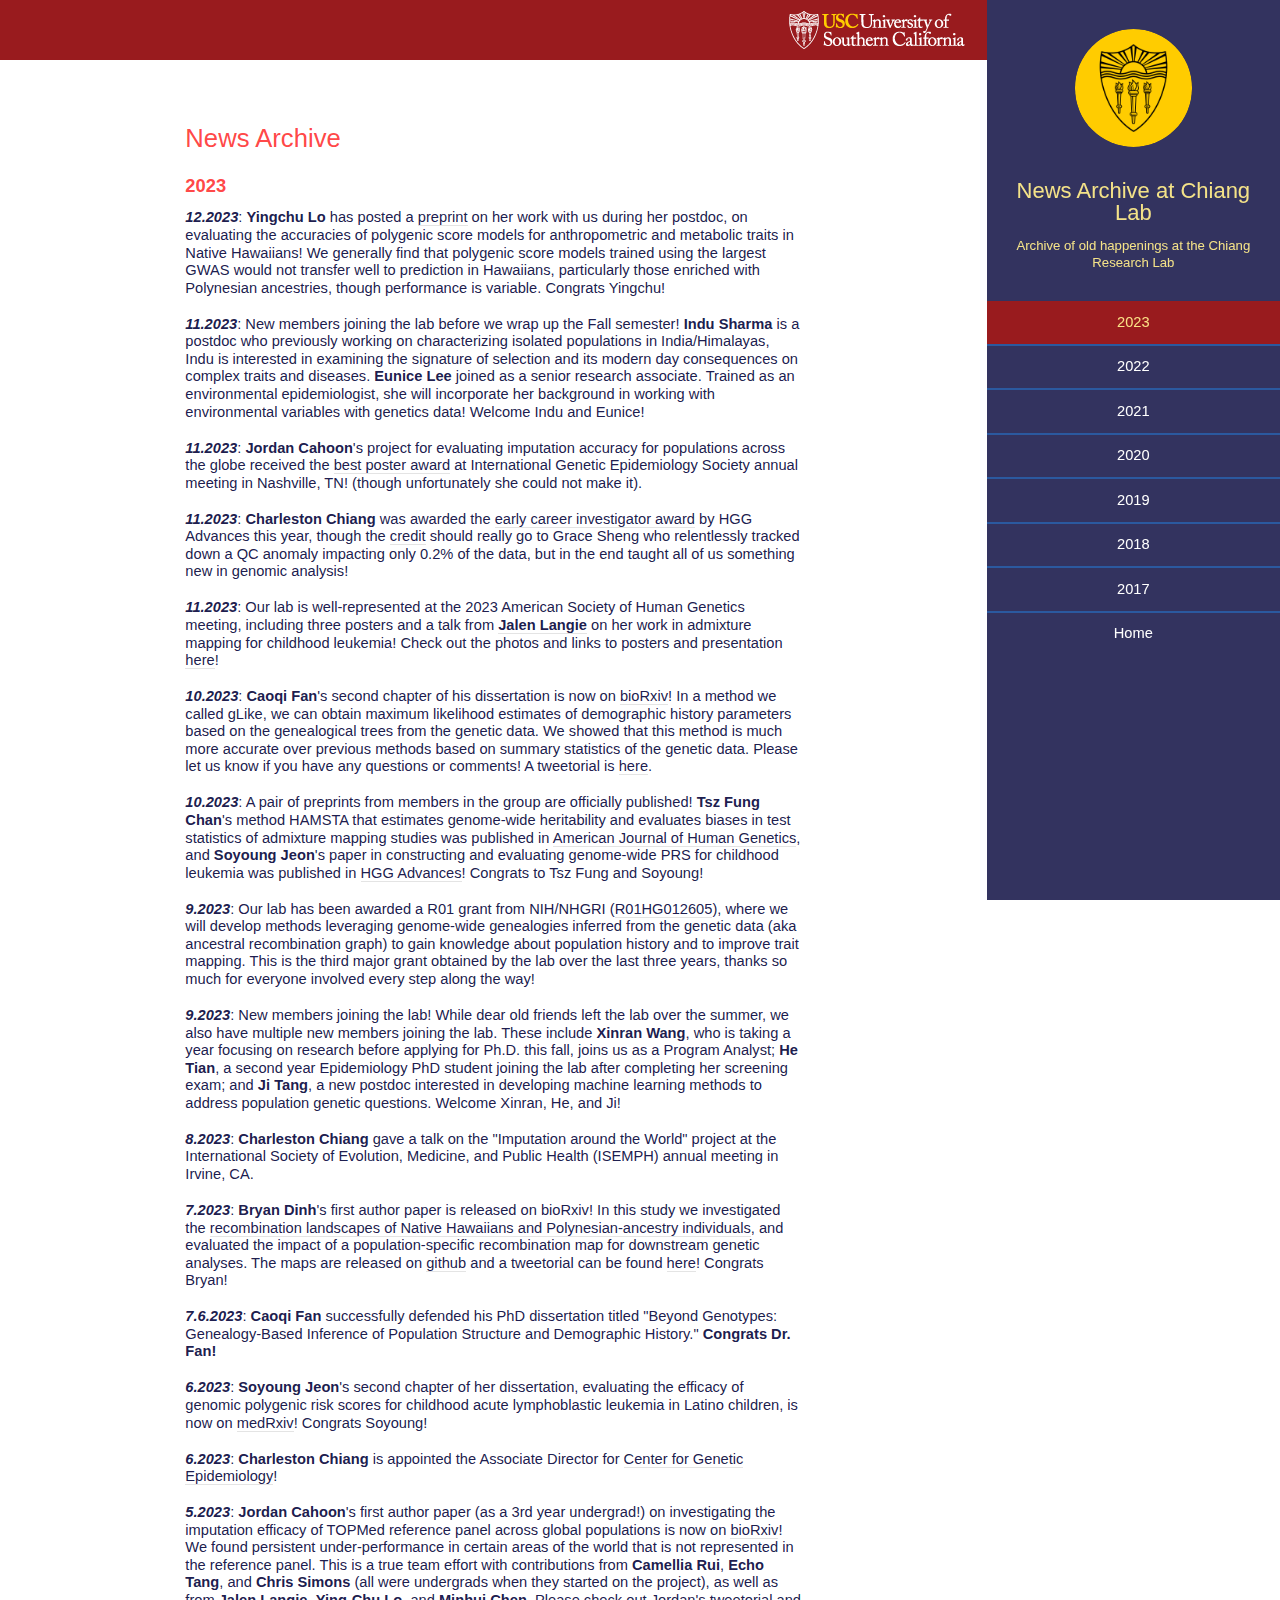
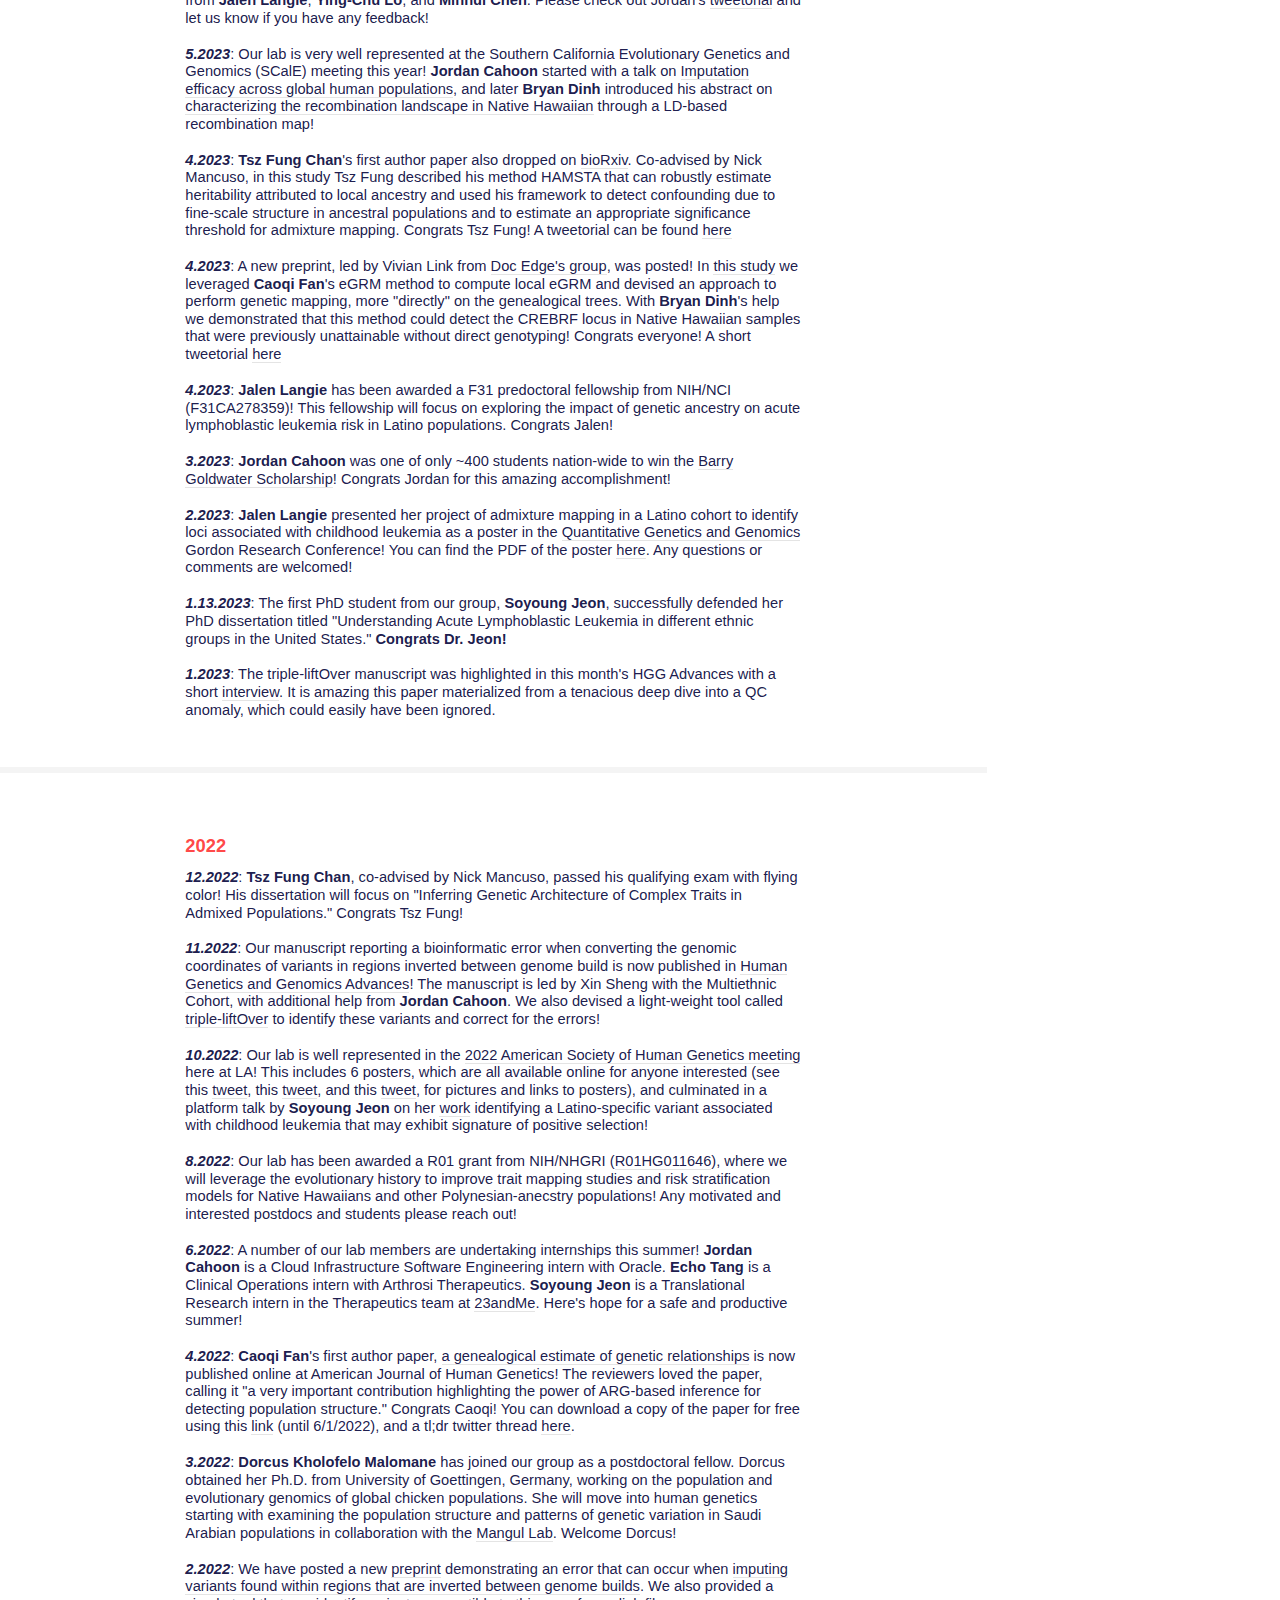
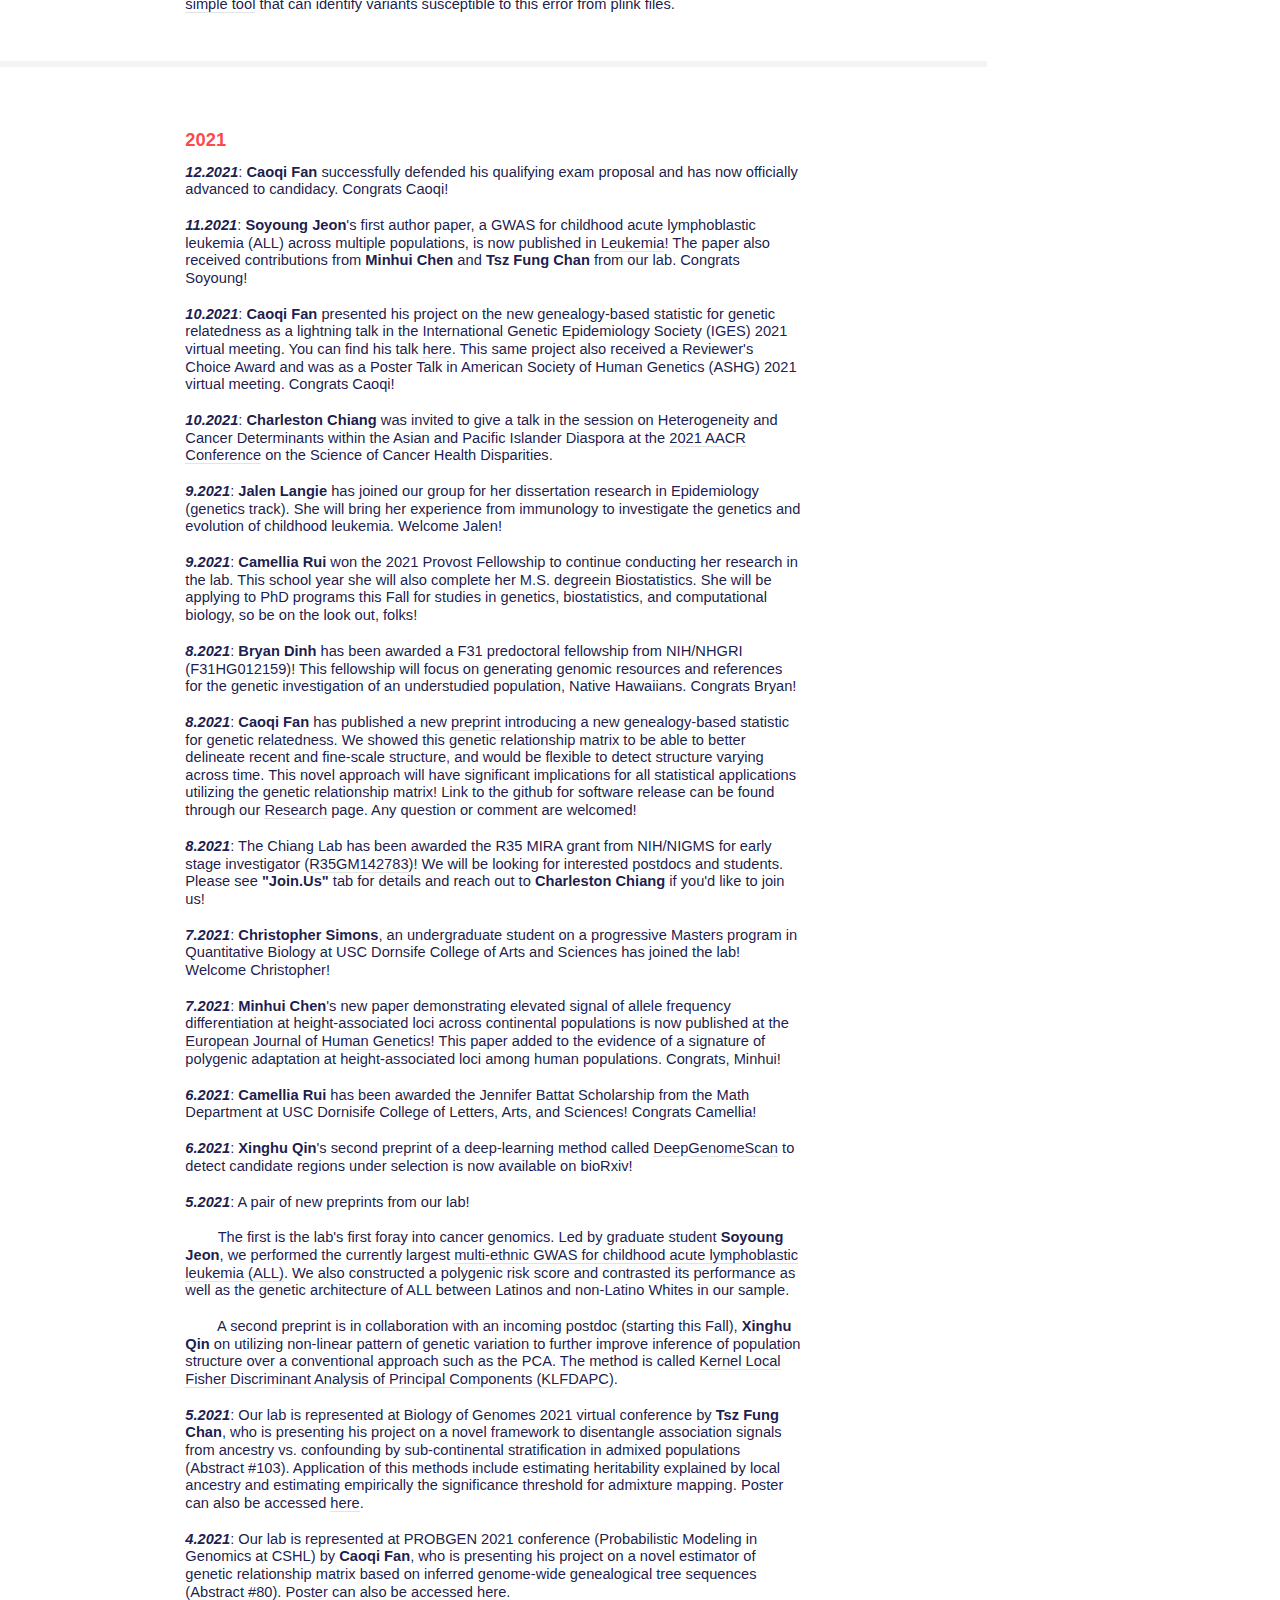
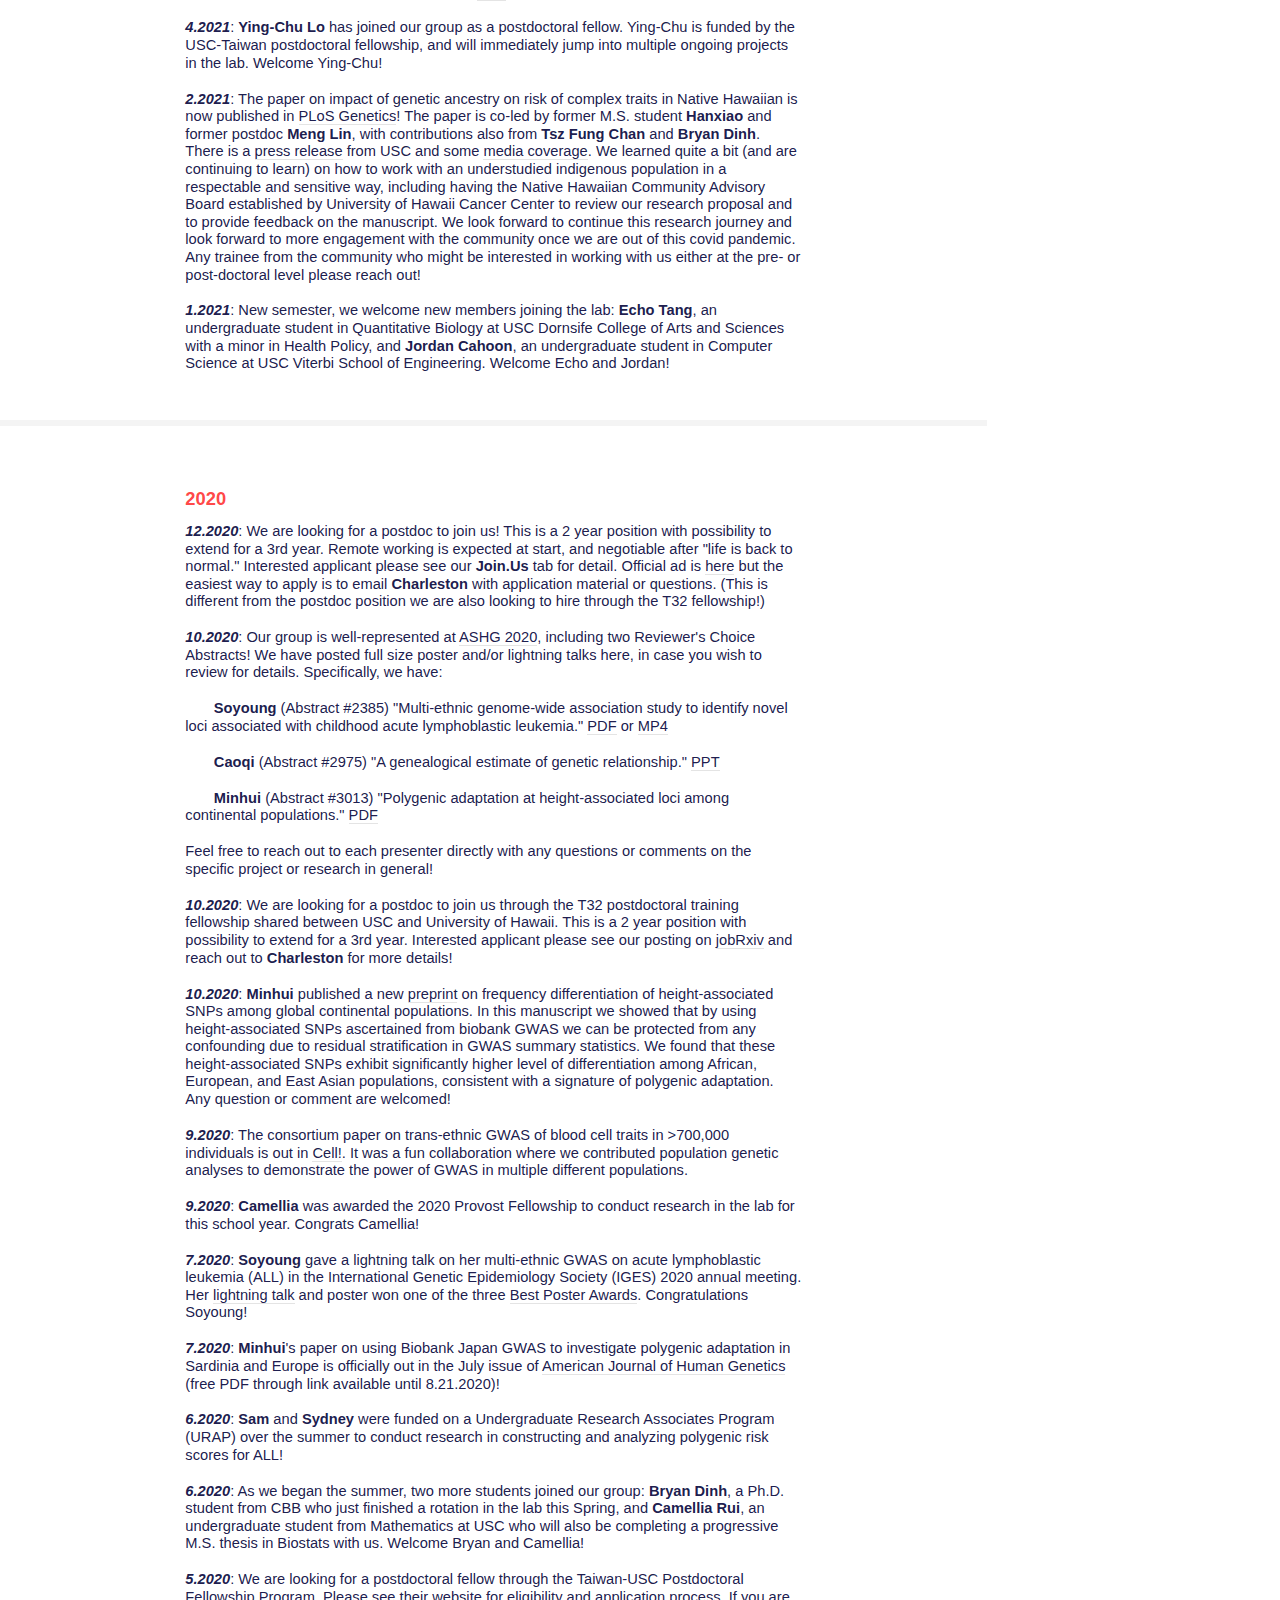
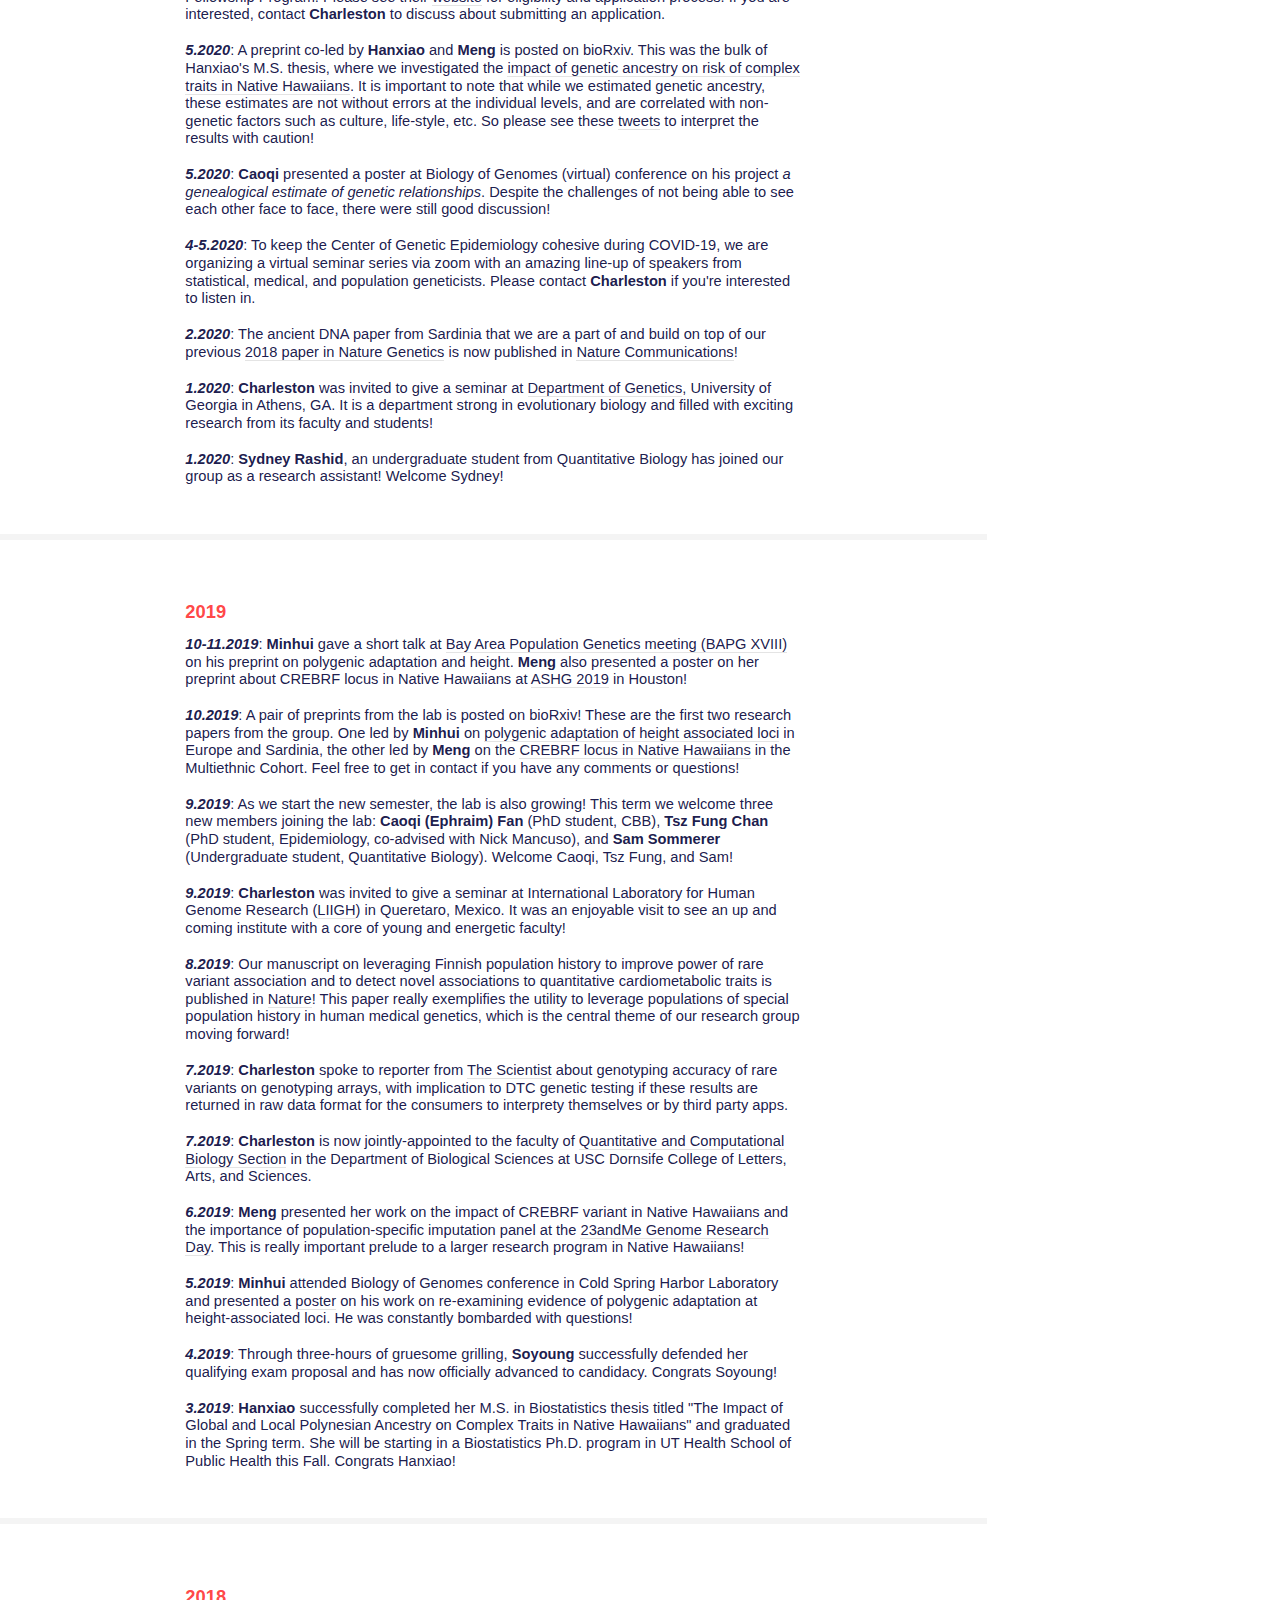
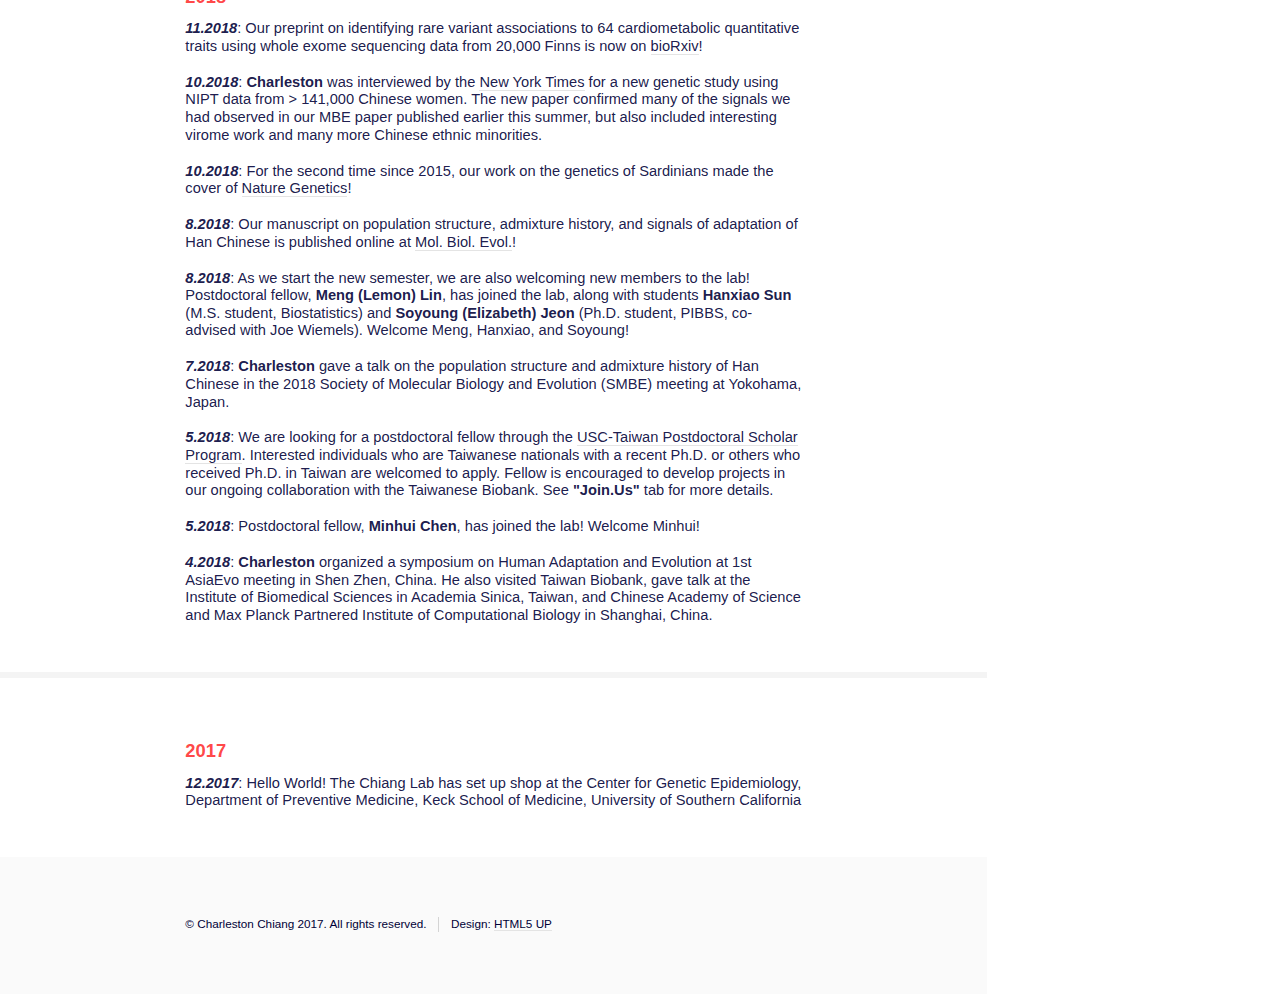
<file: oldnews.html>
<!DOCTYPE HTML>
<html lang="en">
<!--
	Read Only by HTML5 UP
	html5up.net | @ajlkn
	Free for personal and commercial use under the CCA 3.0 license (html5up.net/license)
-->
<html>
	<head>
		<title>News Archive</title>
		<meta charset="utf-8" />
		<meta name="viewport" content="width=device-width, initial-scale=1" />
		<!--[if lte IE 8]><script src="assets/js/ie/html5shiv.js"></script><![endif]-->
		<link rel="stylesheet" href="assets/css/main.css" />
		<!--[if lte IE 8]><link rel="stylesheet" href="assets/css/ie8.css" /><![endif]-->
	</head>
	<body>

		<!-- Header -->
			<section id="header">
				<header>
					<span class="image avatar"><img src="img/Regular_Use_Shield_BlackOnGold.jpg" alt="" /></span>
					<h1 id="logo">News Archive at Chiang Lab</h1>
					<p>Archive of old happenings at the Chiang Research Lab</p>
				</header>
				<nav id="nav">
					<ul>
					  <li><a href="#current" class="active">2023</a></li>
					  	<li><a href="#news2022">2022</a></li>
						<li><a href="#news2021">2021</a></li>
						<li><a href="#news2020">2020</a></li>
						<li><a href="#news2019">2019</a></li>
						<li><a href="#news2018">2018</a></li>
						<li><a href="#news2017">2017</a></li>
		<!--				<li><a href="#publication">Publications</a></li>
						<li><a href="#four">Contact</a></li>  -->
						<li><a href="index.html">Home</a></li>
					</ul>
				</nav>
					<!--
					<footer>
					<ul class="icons">
						<li><a href="#" class="icon fa-twitter"><span class="label">Twitter</span></a></li>
						<li><a href="#" class="icon fa-facebook"><span class="label">Facebook</span></a></li>
						<li><a href="#" class="icon fa-instagram"><span class="label">Instagram</span></a></li>
						<li><a href="#" class="icon fa-github"><span class="label">Github</span></a></li>
						<li><a href="#" class="icon fa-envelope"><span class="label">Email</span></a></li>
					</ul>
					</footer>
					-->
			</section>

		<!-- Wrapper -->
			<div id="wrapper">

			  <h1 id="usclogo"><a href="https://www.usc.edu">usc</a></h1>
					  
			  <!-- Main -->
					<div id="main">
					  
					<!-- Header -->
					<section id="current"> 
					        <div class="container">
						  <h3>News Archive</h3>

						  <!-- 2023 -->
						  <h4><b>2023</b></h4>
						   <p><b><i>12.2023</i></b>: <b>Yingchu Lo</b> has posted a <a href="https://www.medrxiv.org/content/10.1101/2023.12.25.23300499v1" target="_blank">preprint</a> on her work with us during her postdoc, on evaluating the accuracies of polygenic score models for anthropometric and metabolic traits in Native Hawaiians! We generally find that polygenic score models trained using the largest GWAS would not transfer well to prediction in Hawaiians, particularly those enriched with Polynesian ancestries, though performance is variable. Congrats Yingchu!</p> 
				  <p><b><i>11.2023</i></b>: New members joining the lab before we wrap up the Fall semester! <b>Indu Sharma</b> is a postdoc who previously working on characterizing isolated populations in India/Himalayas, Indu is interested in examining the signature of selection and its modern day consequences on complex traits and diseases. <b>Eunice Lee</b> joined as a senior research associate. Trained as an environmental epidemiologist, she will incorporate her background in working with environmental variables with genetics data! Welcome Indu and Eunice!</p>
				  <p><b><i>11.2023</i></b>: <b>Jordan Cahoon</b>'s project for evaluating imputation accuracy for populations across the globe received the <a href="https://x.com/charlestoncwkc/status/1721927243784475133?s=46&t=x4-5P-wYU06RA5h6n689FA" target="_blank">best poster award</a> at International Genetic Epidemiology Society annual meeting in Nashville, TN! (though unfortunately she could not make it).</p>
				  <p><b><i>11.2023</i></b>: <b>Charleston Chiang</b> was awarded the <a href="https://x.com/hggadvances/status/1719821614164938960?s=46&t=x4-5P-wYU06RA5h6n689FA" target="_blank">early career investigator award</a> by HGG Advances this year, though the <a href="https://x.com/charlestoncwkc/status/1719930736512323976?s=46&t=x4-5P-wYU06RA5h6n689FA" target="_blank">credit</a> should really go to Grace Sheng who relentlessly tracked down a QC anomaly impacting only 0.2% of the data, but in the end taught all of us something new in genomic analysis!</p>
<p><b><i>11.2023</i></b>: Our lab is well-represented at the 2023 American Society of Human Genetics meeting, including three posters and a talk from <a href="https://x.com/charlestoncwkc/status/1721242825134571716?s=46&t=x4-5P-wYU06RA5h6n689FA" target="_blank"><b>Jalen Langie</b></a> on her work in admixture mapping for childhood leukemia! Check out the photos and links to posters and presentation <a href="https://x.com/charlestoncwkc/status/1719899686591488289?s=46&t=x4-5P-wYU06RA5h6n689FA" target="_blank">here</a>!</p>
<p><b><i>10.2023</i></b>: <b>Caoqi Fan</b>'s second chapter of his dissertation is now on <a href="https://www.biorxiv.org/content/10.1101/2023.10.10.561787v1" target="_blank">bioRxiv</a>! In a method we called gLike, we can obtain maximum likelihood estimates of demographic history parameters based on the genealogical trees from the genetic data. We showed that this method is much more accurate over previous methods based on summary statistics of the genetic data. Please let us know if you have any questions or comments! A tweetorial is <a href="https://x.com/charlestoncwkc/status/1713002459994685725?s=46&t=x4-5P-wYU06RA5h6n689FA" target="_blank">here</a>.</p>
				  <p><b><i>10.2023</i></b>: A pair of preprints from members in the group are officially published! <b>Tsz Fung Chan</b>'s method HAMSTA that estimates genome-wide heritability and evaluates biases in test statistics of admixture mapping studies was published in <a href="https://www.cell.com/ajhg/fulltext/S0002-9297(23)00325-7" target="_blank">American Journal of Human Genetics</a>, and <b>Soyoung Jeon</b>'s paper in constructing and evaluating genome-wide PRS for childhood leukemia was published in <a href="https://www.sciencedirect.com/science/article/pii/S2666247723000714?via%3Dihub" target="_blank">HGG Advances</a>! Congrats to Tsz Fung and Soyoung!</p>
<p><b><i>9.2023</i></b>: Our lab has been awarded a R01 grant from NIH/NHGRI (<a href="https://reporter.nih.gov/search/PPQiHvpgiE2xEP7V1jlqzA/project-details/10658562" target="_blank">R01HG012605</a>), where we will develop methods leveraging genome-wide genealogies inferred from the genetic data (aka ancestral recombination graph) to gain knowledge about population history and to improve trait mapping. This is the third major grant obtained by the lab over the last three years, thanks so much for everyone involved every step along the way!</p>
				  <p><b><i>9.2023</i></b>: New members joining the lab! While dear old friends left the lab over the summer, we also have multiple new members joining the lab. These include <b>Xinran Wang</b>, who is taking a year focusing on research before applying for Ph.D. this fall, joins us as a Program Analyst; <b>He Tian</b>, a second year Epidemiology PhD student joining the lab after completing her screening exam; and <b>Ji Tang</b>, a new postdoc interested in developing machine learning methods to address population genetic questions. Welcome Xinran, He, and Ji!</p>
						  <p><b><i>8.2023</i></b>: <b>Charleston Chiang</b> gave a talk on the "Imputation around the World" project at the International Society of Evolution, Medicine, and Public Health (ISEMPH) annual meeting in Irvine, CA.</p>
				  <p><b><i>7.2023</i></b>: <b>Bryan Dinh</b>'s first author paper is released on bioRxiv! In this study we investigated the <a href="https://www.biorxiv.org/content/10.1101/2023.07.12.548735v1" target="_blank">recombination landscapes of Native Hawaiians and Polynesian-ancestry individuals</a>, and evaluated the impact of a population-specific recombination map for downstream genetic analyses. The maps are released on <a href="https://github.com/bldinh/recombination_maps" target="_blank">github</a> and a tweetorial can be found <a href="https://twitter.com/bldinh/status/1681172803209547776?s=20" target="_blank">here</a>! Congrats Bryan!</p>
				  <p><b><i>7.6.2023</i></b>: <b>Caoqi Fan</b> successfully defended his PhD dissertation titled "Beyond Genotypes: Genealogy-Based Inference of Population Structure and Demographic History." <b>Congrats Dr. Fan!</b></p>
				  <p><b><i>6.2023</i></b>: <b>Soyoung Jeon</b>'s second chapter of her dissertation, evaluating the efficacy of genomic polygenic risk scores for childhood acute lymphoblastic leukemia in Latino children, is now on <a href="https://www.medrxiv.org/content/10.1101/2023.06.08.23291167v1" target="_blank">medRxiv</a>! Congrats Soyoung!</p>
				  <p><b><i>6.2023</i></b>: <b>Charleston Chiang</b> is appointed the Associate Director for <a href="https://keck.usc.edu/genetic-epidemiology-center/" target="_blank">Center for Genetic Epidemiology</a>!</p>
				  <p><b><i>5.2023</i></b>: <b>Jordan Cahoon</b>'s first author paper (as a 3rd year undergrad!) on investigating the imputation efficacy of TOPMed reference panel across global populations is now on <a href="https://www.biorxiv.org/content/10.1101/2023.05.22.541241v1" target="_blank">bioRxiv</a>! We found persistent under-performance in certain areas of the world that is not represented in the reference panel. This is a true team effort with contributions from <b>Camellia Rui</b>, <b>Echo Tang</b>, and <b>Chris Simons</b> (all were undergrads when they started on the project), as well as from <b>Jalen Langie</b>, <b>Ying-Chu Lo</b>, and <b>Minhui Chen</b>. Please check out Jordan's <a href="https://twitter.com/itscahoon/status/1661763776973254656?s=20" target="_blank">tweetorial</a> and let us know if you have any feedback!</p>
				  <p><b><i>5.2023</i></b>: Our lab is very well represented at the Southern California Evolutionary Genetics and Genomics (SCalE) meeting this year! <b>Jordan Cahoon</b> started with a talk on <a href="https://twitter.com/CharlestonCWKC/status/1659953594475618304?s=20" target="_blank">Imputation efficacy across global human populations</a>, and later <b>Bryan Dinh</b> introduced his abstract on <a href="https://twitter.com/CharlestonCWKC/status/1659969470616719360?s=20" target="_blank">characterizing the recombination landscape in Native Hawaiian</a> through a LD-based recombination map!</p>
				  <p><b><i>4.2023</i></b>: <b>Tsz Fung Chan</b>'s first author paper also dropped on <a href="https://www.biorxiv.org/content/10.1101/2023.04.10.536252v2" target="_blank">bioRxiv</a>. Co-advised by Nick Mancuso, in this study Tsz Fung described his method HAMSTA that can robustly estimate heritability attributed to local ancestry and used his framework to detect confounding due to fine-scale structure in ancestral populations and to estimate an appropriate significance threshold for admixture mapping. Congrats Tsz Fung! A tweetorial can be found <a href="https://twitter.com/TszFungChan7/status/1645924999977660416?s=20" target="_blank">here</a></p>
				  <p><b><i>4.2023</i></b>: A new preprint, led by Vivian Link from <a href="https://edgepopgen.github.io/edgelab/" target="_blank">Doc Edge's group</a>, was posted! In <a href="https://www.biorxiv.org/content/10.1101/2023.04.07.536093v1" target="_blank">this study</a> we leveraged <b>Caoqi Fan</b>'s eGRM method to compute local eGRM and devised an approach to perform genetic mapping, more "directly" on the genealogical trees. With <b>Bryan Dinh</b>'s help we demonstrated that this method could detect the CREBRF locus in Native Hawaiian samples that were previously unattainable without direct genotyping! Congrats everyone! A short tweetorial <a href="https://twitter.com/VivianLink/status/1645502030239375360?s=20" target="_blank">here</a></p>
				  <p><b><i>4.2023</i></b>: <b>Jalen Langie</b> has been awarded a F31 predoctoral fellowship from NIH/NCI (F31CA278359)! This fellowship will focus on exploring the impact of genetic ancestry on acute lymphoblastic leukemia risk in Latino populations. Congrats Jalen!</p>
				  <p><b><i>3.2023</i></b>: <b>Jordan Cahoon</b> was one of only ~400 students nation-wide to win the <a href="https://goldwaterscholarship.gov/2023-scholars/" target="_blank">Barry Goldwater Scholarship</a>! Congrats Jordan for this amazing accomplishment!</p>
				  <p><b><i>2.2023</i></b>: <b>Jalen Langie</b> presented her project of admixture mapping in a Latino cohort to identify loci associated with childhood leukemia as a poster in the <a href="https://twitter.com/CharlestonCWKC/status/1626406721261568001?s=20" target="_blank">Quantitative Genetics and Genomics</a> Gordon Research Conference! You can find the PDF of the poster <a href="https://drive.google.com/file/d/1Z1jSXUaCiG1ZG2Fa8wOeDvVWnkXgFe7v/view" target="_blank">here</a>. Any questions or comments are welcomed!</p>
				  <p><b><i>1.13.2023</i></b>: The first PhD student from our group, <b>Soyoung Jeon</b>, successfully defended her PhD dissertation titled "Understanding Acute Lymphoblastic Leukemia in different ethnic groups in the United States." <b>Congrats Dr. Jeon!</b></p>
				  <p><b><i>1.2023</i></b>: The triple-liftOver manuscript was highlighted in this month's HGG Advances with a short <a href="https://twitter.com/CharlestonCWKC/status/1616950297393524737?s=20&t=489Zx96uj-7VqbRTuVhIeQ" target="_blank">interview</a>. It is amazing this paper materialized from a tenacious deep dive into a QC anomaly, which could easily have been ignored.</p>
						  
						</div>
					</section>
						  
						  <!-- 2022 -->
					<section id="news2022">
						<div class="container">
						  <h4><b>2022</b></h4>
						  <p><b><i>12.2022</i></b>: <b>Tsz Fung Chan</b>, co-advised by Nick Mancuso, passed his qualifying exam with flying color! His dissertation will focus on "Inferring Genetic Architecture of Complex Traits in Admixed Populations." Congrats Tsz Fung!</p>
						  <p><b><i>11.2022</i></b>: Our manuscript reporting a bioinformatic error when converting the genomic coordinates of variants in regions inverted between genome build is now published in <a href="https://www.cell.com/hgg-advances/fulltext/S2666-2477(22)00076-8" target="_blank">Human Genetics and Genomics Advances</a>! The manuscript is led by Xin Sheng with the Multiethnic Cohort, with additional help from <b>Jordan Cahoon</b>. We also devised a light-weight tool called <a href="research.html#data">triple-liftOver</a> to identify these variants and correct for the errors!</p>
						  <p><b><i>10.2022</i></b>: Our lab is well represented in the <a href="labactivities.html" target="_blank">2022 American Society of Human Genetics meeting</a> here at LA! This includes 6 posters, which are all available online for anyone interested (see this <a href="https://twitter.com/CharlestonCWKC/status/1584949991801466880?s=20&t=0mj85eLIOX4DK4rQOrNh6w" target="_blank">tweet</a>, this <a href="https://twitter.com/CharlestonCWKC/status/1585528225895043072?s=20&t=0mj85eLIOX4DK4rQOrNh6w" target="_blank">tweet</a>, and this <a href="https://twitter.com/CharlestonCWKC/status/1585880696454664192?s=20&t=0mj85eLIOX4DK4rQOrNh6w" target="_blank">tweet</a>, for pictures and links to posters), and culminated in a platform talk by <b>Soyoung Jeon</b> on her <a href="https://twitter.com/CharlestonCWKC/status/1586138400553242625?s=20&t=0mj85eLIOX4DK4rQOrNh6w" target="_blank">work</a> identifying a Latino-specific variant associated with childhood leukemia that may exhibit signature of positive selection!</p>
						  <p><b><i>8.2022</i></b>: Our lab has been awarded a R01 grant from NIH/NHGRI (<a href="https://reporter.nih.gov/search/vYdAB6U1cUOf0MSQJ9uUhA/project-details/10365815" target="_blank">R01HG011646</a>), where we will leverage the evolutionary history to improve trait mapping studies and risk stratification models for Native Hawaiians and other Polynesian-anecstry populations! Any motivated and interested postdocs and students please reach out!</p>
						  <p><b><i>6.2022</i></b>: A number of our lab members are undertaking internships this summer! <b>Jordan Cahoon</b> is a Cloud Infrastructure Software Engineering intern with Oracle. <b>Echo Tang</b> is a Clinical Operations intern with Arthrosi Therapeutics. <b>Soyoung Jeon</b> is a Translational Research intern in the Therapeutics team at <a href="https://blog.23andme.com/news/inside-23andme/2022-interns/" target="_blank">23andMe</a>. Here's hope for a safe and productive summer!</p>
		<!--		  <p><b><i>5.2022</i></b>: Earlier this semester, <b>Camellia Rui</b> successfully completed her M.S. in Biostatistics thesis titled "A Global View of Disparity in Imputation Resources for Conducting Genetic Studies in Diverse Populations." She graduated this Spring term and will be starting in the Biostatistics Ph.D. program at USC this Fall working with <a href="https://www.mancusolab.com" target="_blank">Nick Mancuso</a> and <a href="https://gazal-lab.org" target="_blank">Steven Gazal</a>.</p> -->
				  <p><b><i>4.2022</i></b>: <b>Caoqi Fan</b>'s first author paper, <a href="https://www.cell.com/ajhg/fulltext/S0002-9297(22)00112-4" target="_blank">a genealogical estimate of genetic relationships</a> is now published online at American Journal of Human Genetics! The reviewers loved the paper, calling it "a very important contribution highlighting the power of ARG-based inference for detecting population structure." Congrats Caoqi! You can download a copy of the paper for free using this <a href="https://authors.elsevier.com/a/1euybgeX2WRa" target="_blank">link</a> (until 6/1/2022), and a tl;dr twitter thread <a href="https://twitter.com/CharlestonCWKC/status/1513950300356284419?s=20&t=DUVthhUoTTSpNy6_8yxeJw" target="_blank">here</a>.</p>
				  <p><b><i>3.2022</i></b>: <b>Dorcus Kholofelo Malomane</b> has joined our group as a postdoctoral fellow. Dorcus obtained her Ph.D. from University of Goettingen, Germany, working on the population and evolutionary genomics of global chicken populations. She will move into human genetics starting with examining the population structure and patterns of genetic variation in Saudi Arabian populations in collaboration with the <a href="https://mangul-lab-usc.github.io/" target="_blank">Mangul Lab</a>. Welcome Dorcus!</p>
				  <p><b><i>2.2022</i></b>: We have posted a new <a href="https://www.biorxiv.org/content/10.1101/2022.02.19.481174v2" target="_blank">preprint</a> demonstrating an error that can occur when <a href="https://twitter.com/CharlestonCWKC/status/1496172588330098692" target="_blank">imputing variants found within regions that are inverted between genome builds</a>. We also provided a <a href="https://github.com/GraceSheng/triple-liftOver" target="_blank">simple tool</a> that can identify variants susceptible to this error from plink files.</p>
						</div>
					</section>
						  
						  <!-- 2021 -->
					<section id="news2021">
						<div class="container">
						  <h4><b>2021</b></h4>
						  <p><b><i>12.2021</i></b>: <b>Caoqi Fan</b> successfully defended his qualifying exam proposal and has now officially advanced to candidacy. Congrats Caoqi!</p>
						  <p><b><i>11.2021</i></b>: <b>Soyoung Jeon</b>'s first author paper, a GWAS for childhood acute lymphoblastic leukemia (ALL) across multiple populations, is now published in <a href="https://www.nature.com/articles/s41375-021-01465-1.epdf?sharing_token=gLNKfmyNsdVo95HqObwl4tRgN0jAjWel9jnR3ZoTv0Pqz9KN5amUzPGQopAMkmtwo6pg2AINv-FliZ83YUDi1hyw8eqRIHqJ8Jw6w2O9z1yTlaSOaqdqhVY1-6U-74GwBxTqA_0PhgFvfeD-b99k715mhZDvQHHcVhZEssJ2jy0%3D" target="_blank">Leukemia</a>! The paper also received contributions from <b>Minhui Chen</b> and <b>Tsz Fung Chan</b> from our lab. Congrats Soyoung!</p>
						   <p><b><i>10.2021</i></b>: <b>Caoqi Fan</b> presented his project on the new genealogy-based statistic for genetic relatedness as a lightning talk in the International Genetic Epidemiology Society (IGES) 2021 virtual meeting. You can find his talk <a href="https://drive.google.com/file/d/1eUv10A7lTnS5OAul2XWarcsL1WQzwQMG/view?usp=sharing" target="_blank">here</a>. This same project also received a Reviewer's Choice Award and was as a Poster Talk in American Society of Human Genetics (ASHG) 2021 virtual meeting. Congrats Caoqi!</p>
				  <p><b><i>10.2021</i></b>: <b>Charleston Chiang</b> was invited to give a talk in the session on Heterogeneity and Cancer Determinants within the Asian and Pacific Islander Diaspora at the <a href="https://twitter.com/AACR/status/1435266376097206275?s=20" target="_blank">2021 AACR Conference</a> on the Science of Cancer Health Disparities.</p>
				  <p><b><i>9.2021</i></b>: <b>Jalen Langie</b> has joined our group for her dissertation research in Epidemiology (genetics track). She will bring her experience from immunology to investigate the genetics and evolution of childhood leukemia. Welcome Jalen!</p>
				  <p><b><i>9.2021</i></b>: <b>Camellia Rui</b> won the 2021 Provost Fellowship to continue conducting her research in the lab. This school year she will also complete her M.S. degreein Biostatistics. She will be applying to PhD programs this Fall for studies in genetics, biostatistics, and computational biology, so be on the look out, folks!</p>
				  <p><b><i>8.2021</i></b>: <b>Bryan Dinh</b> has been awarded a F31 predoctoral fellowship from NIH/NHGRI (F31HG012159)! This fellowship will focus on generating genomic resources and references for the genetic investigation of an understudied population, Native Hawaiians. Congrats Bryan!</p>
				  <p><b><i>8.2021</i></b>: <b>Caoqi Fan</b> has published a new <a href="https://www.biorxiv.org/content/10.1101/2021.08.18.456747v1" target="_blank">preprint</a> introducing a new genealogy-based statistic for genetic relatedness. We showed this genetic relationship matrix to be able to better delineate recent and fine-scale structure, and would be flexible to detect structure varying across time. This novel approach will have significant implications for all statistical applications utilizing the genetic relationship matrix! Link to the github for software release can be found through our <a href="https://chianglab.usc.edu/research.html#data" target="_blank">Research</a> page. Any question or comment are welcomed!</p>
				  <p><b><i>8.2021</i></b>: The Chiang Lab has been awarded the R35 MIRA grant from NIH/NIGMS for early stage investigator (<a href="https://reporter.nih.gov/search/x1GYXZaQtk6wuIabzkwFvg/project-details/10275367" target="_blank">R35GM142783</a>)! We will be looking for interested postdocs and students. Please see <b>"Join.Us"</b> tab for details and reach out to <b>Charleston Chiang</b> if you'd like to join us!</p>

						  <p><b><i>7.2021</i></b>: <b>Christopher Simons</b>, an undergraduate student on a progressive Masters program in Quantitative Biology at USC Dornsife College of Arts and Sciences has joined the lab! Welcome Christopher!</p>
						  <p><b><i>7.2021</i></b>: <b>Minhui Chen</b>'s new paper demonstrating elevated signal of allele frequency differentiation at height-associated loci across continental populations is now published at the <a href="https://www.nature.com/articles/s41431-021-00938-2" target="_blank">European Journal of Human Genetics</a>! This paper added to the evidence of a signature of polygenic adaptation at height-associated loci among human populations. Congrats, Minhui!</p>
						  <p><b><i>6.2021</i></b>: <b>Camellia Rui</b> has been awarded the Jennifer Battat Scholarship from the Math Department at USC Dornisife College of Letters, Arts, and Sciences! Congrats Camellia!</p>
				  <p><b><i>6.2021</i></b>: <b>Xinghu Qin</b>'s second preprint of a deep-learning method called <a href="https://www.biorxiv.org/content/10.1101/2021.05.27.445973v1" target="_blank">DeepGenomeScan</a> to detect candidate regions under selection is now available on bioRxiv!</p>
				  <p><b><i>5.2021</i></b>: A pair of new preprints from our lab!
				  <p>&nbsp &nbsp &nbsp &nbsp The first is the lab's first foray into cancer genomics. Led by graduate student <b>Soyoung Jeon</b>, we performed the currently largest <a href="https://www.medrxiv.org/content/10.1101/2021.05.07.21256849v1" target="_blank">multi-ethnic GWAS for childhood acute lymphoblastic leukemia (ALL)</a>. We also constructed a polygenic risk score and contrasted its performance as well as the genetic architecture of ALL between Latinos and non-Latino Whites in our sample.
				  <p>&nbsp &nbsp &nbsp &nbsp A second preprint is in collaboration with an incoming postdoc (starting this Fall), <b>Xinghu Qin</b> on utilizing non-linear pattern of genetic variation to further improve inference of population structure over a conventional approach such as the PCA. The method is called <a href="https://www.biorxiv.org/content/10.1101/2021.05.15.444294v2" target="_blank">Kernel Local Fisher Discriminant Analysis of Principal Components (KLFDAPC)</a>.</p>
				  <p><b><i>5.2021</i></b>: Our lab is represented at Biology of Genomes 2021 virtual conference by <b>Tsz Fung Chan</b>, who is presenting his project on a novel framework to disentangle association signals from ancestry vs. confounding by sub-continental stratification in admixed populations (Abstract #103). Application of this methods include estimating heritability explained by local ancestry and estimating empirically the significance threshold for admixture mapping. Poster can also be accessed <a href="https://drive.google.com/file/d/1J80zlp_9ZskohoP_mK3mPuaLEt_UXDgi/view" target="_blank">here</a>.</p>
				  <p><b><i>4.2021</i></b>: Our lab is represented at PROBGEN 2021 conference (Probabilistic Modeling in Genomics at CSHL) by <b>Caoqi Fan</b>, who is presenting his project on a novel estimator of genetic relationship matrix based on inferred genome-wide genealogical tree sequences (Abstract #80). Poster can also be accessed <a href="https://drive.google.com/file/d/1qFCCxFF3l1Nd-JKpeXmtxp7mHwPR9rBe/view?usp=sharing" target="_blank">here</a>.</p>
				  <p><b><i>4.2021</i></b>: <b>Ying-Chu Lo</b> has joined our group as a postdoctoral fellow. Ying-Chu is funded by the USC-Taiwan postdoctoral fellowship, and will immediately jump into multiple ongoing projects in the lab. Welcome Ying-Chu!</p>
				  <p><b><i>2.2021</i></b>: The paper on impact of genetic ancestry on risk of complex traits in Native Hawaiian is now published in <a href="https://journals.plos.org/plosgenetics/article?id=10.1371/journal.pgen.1009273" target="_blank">PLoS Genetics</a>! The paper is co-led by former M.S. student <b>Hanxiao</b> and former postdoc <b>Meng Lin</b>, with contributions also from <b>Tsz Fung Chan</b> and <b>Bryan Dinh</b>. There is a <a href="https://keck.usc.edu/genetic-ancestry-linked-to-diabetes-heart-failure-and-obesity-among-native-hawaiians/" target="_blank">press release</a> from USC and some <a href="https://www.genomeweb.com/genetic-research/global-local-polynesian-ancestry-influence-disease-risk-among-native-hawaiians#.YC3G2RNKgUs" target="_blank">media coverage</a>. We learned quite a bit (and are continuing to learn) on how to work with an understudied indigenous population in a respectable and sensitive way, including having the Native Hawaiian Community Advisory Board established by University of Hawaii Cancer Center to review our research proposal and to provide feedback on the manuscript. We look forward to continue this research journey and look forward to more engagement with the community once we are out of this covid pandemic. Any trainee from the community who might be interested in working with us either at the pre- or post-doctoral level please reach out!</p>
				  <p><b><i>1.2021</i></b>: New semester, we welcome new members joining the lab: <b>Echo Tang</b>, an undergraduate student in Quantitative Biology at USC Dornsife College of Arts and Sciences with a minor in Health Policy, and <b>Jordan Cahoon</b>, an undergraduate student in Computer Science at USC Viterbi School of Engineering. Welcome Echo and Jordan!</p>
						</div>
						</section>
						

						  
						<!-- 2020 -->
					<section id="news2020">
						<div class="container">
						  <h4><b>2020</b></h4>
						  <p><b><i>12.2020</i></b>: We are looking for a postdoc to join us! This is a 2 year position with possibility to extend for a 3rd year. Remote working is expected at start, and negotiable after "life is back to normal." Interested applicant please see our <b>Join.Us</b> tab for detail. Official ad is <a href="https://usccareers.usc.edu/job/los-angeles/postdoctoral-scholar-research-associate/1209/2719497520" target="_blank">here</a> but the easiest way to apply is to email <b>Charleston</b> with application material or questions. (This is different from the postdoc position we are also looking to hire through the T32 fellowship!)</p>
						  <p><b><i>10.2020</i></b>: Our group is well-represented at <a href="https://twitter.com/search?q=%23ASHG20%20%23ASHG2020&src=typed_query" target="_blank">ASHG 2020</a>, including two Reviewer's Choice Abstracts! We have posted full size poster and/or lightning talks here, in case you wish to review for details. Specifically, we have:
						  <p>&nbsp &nbsp &nbsp &nbsp<b>Soyoung</b> (Abstract #2385) "Multi-ethnic genome-wide association study to identify novel loci associated with childhood acute lymphoblastic leukemia." <a href="https://drive.google.com/file/d/1D5q81PFl_JFd1-vS8kDe8Nzw4j7vYPgZ/view?usp=sharing" target="_blank">PDF</a> or <a href="https://drive.google.com/file/d/1Hx2Z24mL6FL8xJ2wd6XT-Jw6vv6TTdBp/view?usp=sharing" target="_blank">MP4</a>
						  <p>&nbsp &nbsp &nbsp &nbsp<b>Caoqi</b> (Abstract #2975) "A genealogical estimate of genetic relationship." <a href="https://drive.google.com/file/d/14ZkId1Gdq1cOkckdPFxe1dIV_4NXC84J/view?usp=sharing" target="_blank">PPT</a>
						  <p>&nbsp &nbsp &nbsp &nbsp<b>Minhui</b> (Abstract #3013) "Polygenic adaptation at height-associated loci among continental populations." <a href="https://drive.google.com/file/d/1b_q7TB1w1exCLvaybbLrFVC5pLfF9Lu8/view?usp=sharing" target="_blank">PDF</a>

<p>Feel free to reach out to each presenter directly with any questions or comments on the specific project or research in general!</p>

<p><b><i>10.2020</i></b>: We are looking for a postdoc to join us through the T32 postdoctoral training fellowship shared between USC and University of Hawaii. This is a 2 year position with possibility to extend for a 3rd year. Interested applicant please see our posting on <a href="https://jobrxiv.org/job/center-for-genetic-epidemiology-university-of-southern-california-27778-nih-t32-funded-postdoctoral-fellow-in-population-genetics-and-genetic-epidemiology/" target="_blank">jobRxiv</a> and reach out to <b>Charleston</b> for more details!</p>
<p><b><i>10.2020</i></b>: <b>Minhui</b> published a new <a href="https://www.biorxiv.org/content/10.1101/2020.09.28.317552v1" target="_blank">preprint</a> on frequency differentiation of height-associated SNPs among global continental populations. In this manuscript we showed that by using height-associated SNPs ascertained from biobank GWAS we can be protected from any confounding due to residual stratification in GWAS summary statistics. We found that these height-associated SNPs exhibit significantly higher level of differentiation among African, European, and East Asian populations, consistent with a signature of polygenic adaptation. Any question or comment are welcomed!</p>
<p><b><i>9.2020</i></b>: The consortium paper on trans-ethnic GWAS of blood cell traits in >700,000 individuals is out in <a href="https://www.sciencedirect.com/science/article/abs/pii/S0092867420308229" target="_blank">Cell!</a>. It was a fun collaboration where we contributed population genetic analyses to demonstrate the power of GWAS in multiple different populations.</p>
						  <p><b><i>9.2020</i></b>: <b>Camellia</b> was awarded the 2020 Provost Fellowship to conduct research in the lab for this school year. Congrats Camellia!</p>
						  <p><b><i>7.2020</i></b>: <b>Soyoung</b> gave a lightning talk on her multi-ethnic GWAS on acute lymphoblastic leukemia (ALL) in the International Genetic Epidemiology Society (IGES) 2020 annual meeting. Her <a href="https://drive.google.com/file/d/1asGjk34tnrNyyIGfNnUE8itV2FgEtUAV/view?usp=sharing" target="_blank">lightning talk</a> and poster won one of the three <a href="https://twitter.com/genepisociety/status/1279432733798924288?s=20" target="_blank">Best Poster Awards</a>. Congratulations Soyoung!</p> 
						  <p><b><i>7.2020</i></b>: <b>Minhui</b>'s paper on using Biobank Japan GWAS to investigate polygenic adaptation in Sardinia and Europe is officially out in the July issue of <a href="https://authors.elsevier.com/c/1bKoAgeWy1Wg" target="_blank">American Journal of Human Genetics</a> (free PDF through link available until 8.21.2020)!</p>
						  <p><b><i>6.2020</i></b>: <b>Sam</b> and <b>Sydney</b> were funded on a Undergraduate Research Associates Program (URAP) over the summer to conduct research in constructing and analyzing polygenic risk scores for ALL!</p>
						  <p><b><i>6.2020</i></b>: As we began the summer, two more students joined our group: <b>Bryan Dinh</b>, a Ph.D. student from CBB who just finished a rotation in the lab this Spring, and <b>Camellia Rui</b>, an undergraduate student from Mathematics at USC who will also be completing a progressive M.S. thesis in Biostats with us. Welcome Bryan and Camellia!</p>
						  <p><b><i>5.2020</i></b>: We are looking for a postdoctoral fellow through the Taiwan-USC Postdoctoral Fellowship Program. Please see their <a href="https://postdocs.usc.edu/taiwan-usc-application/" target="_blank">website</a> for eligibility and application process. If you are interested, contact <b>Charleston</b> to discuss about submitting an application.</p>
						  <p><b><i>5.2020</i></b>: A preprint co-led by <b>Hanxiao</b> and <b>Meng</b> is posted on bioRxiv. This was the bulk of Hanxiao's M.S. thesis, where we investigated the <a href="https://www.biorxiv.org/content/10.1101/2020.05.18.102996v1" target="_blank">impact of genetic ancestry on risk of complex traits in Native Hawaiians</a>. It is important to note that while we estimated genetic ancestry, these estimates are not without errors at the individual levels, and are correlated with non-genetic factors such as culture, life-style, etc. So please see these <a href="https://twitter.com/CharlestonCWKC/status/1262984318390943744?s=20" target="_blank">tweets</a> to interpret the results with caution!</p>
						  <p><b><i>5.2020</i></b>: <b>Caoqi</b> presented a poster at Biology of Genomes (virtual) conference on his project <i>a genealogical estimate of genetic relationships</i>. Despite the challenges of not being able to see each other face to face, there were still good discussion!</p>
						  <p><b><i>4-5.2020</i></b>: To keep the Center of Genetic Epidemiology cohesive during COVID-19, we are organizing a virtual seminar series via zoom with an amazing line-up of speakers from statistical, medical, and population geneticists. Please contact <b>Charleston</b> if you're interested to listen in.</p>
						  <p><b><i>2.2020</i></b>: The ancient DNA paper from Sardinia that we are a part of and build on top of our previous <a href="https://www.ncbi.nlm.nih.gov/pubmed/30224645" target="_blank">2018 paper in Nature Genetics</a> is now published in <a href="https://www.nature.com/articles/s41467-020-14523-6" target="_blank">Nature Communications</a>!</p>
				  <p><b><i>1.2020</i></b>: <b>Charleston</b> was invited to give a seminar at <a href="https://genetics.uga.edu/" target="_blank">Department of Genetics</a>, University of Georgia in Athens, GA. It is a department strong in evolutionary biology and filled with exciting research from its faculty and students!</p>
				  <p><b><i>1.2020</i></b>: <b>Sydney Rashid</b>, an undergraduate student from Quantitative Biology has joined our group as a research assistant! Welcome Sydney!</p>
						</div>
					</section>

					<!-- 2019 -->
					<section id="news2019">
						<div class="container">
						  <h4><b>2019</b></h4>
						  <p><b><i>10-11.2019</i></b>: <b>Minhui</b> gave a short talk at <a href="https://twitter.com/CharlestonCWKC/status/1193295122496012288?s=20" target="_blank">Bay Area Population Genetics meeting (BAPG XVIII)</a> on his preprint on polygenic adaptation and height. <b>Meng</b> also presented a poster on her preprint about CREBRF locus in Native Hawaiians at <a href="https://twitter.com/CharlestonCWKC/status/1185318524228640773?s=20" target="_blank">ASHG 2019</a> in Houston!</p>
						 <p><b><i>10.2019</i></b>: A pair of preprints from the lab is posted on bioRxiv! These are the first two research papers from the group. One led by <b>Minhui</b> on <a href="https://www.biorxiv.org/content/10.1101/776377v1" target="_blank">polygenic adaptation of height associated loci</a> in Europe and Sardinia, the other led by <b>Meng</b> on the <a href="https://www.biorxiv.org/content/10.1101/789073v1" target="_blank">CREBRF locus in Native Hawaiians</a> in the Multiethnic Cohort. Feel free to get in contact if you have any comments or questions!</p>
						 <p><b><i>9.2019</i></b>: As we start the new semester, the lab is also growing! This term we welcome three new members joining the lab: <b>Caoqi (Ephraim) Fan</b> (PhD student, CBB), <b>Tsz Fung Chan</b> (PhD student, Epidemiology, co-advised with Nick Mancuso), and <b>Sam Sommerer</b> (Undergraduate student, Quantitative Biology). Welcome Caoqi, Tsz Fung, and Sam!</p>
						 <p><b><i>9.2019</i></b>: <b>Charleston</b> was invited to give a seminar at International Laboratory for Human Genome Research (<a href="http://liigh.unam.mx/" target="_blank">LIIGH</a>) in Queretaro, Mexico. It was an enjoyable visit to see an up and coming institute with a core of young and energetic faculty!</p>
						 <p><b><i>8.2019</i></b>: Our manuscript on leveraging Finnish population history to improve power of rare variant association and to detect novel associations to quantitative cardiometabolic traits is published in <a href="https://www.nature.com/articles/s41586-019-1457-z" target="_blank">Nature</a>! This paper really exemplifies the utility to leverage populations of special population history in human medical genetics, which is the central theme of our research group moving forward!</p>
						  <p><b><i>7.2019</i></b>: <b>Charleston</b> spoke to reporter from <a href="https://www.the-scientist.com/news-opinion/accuracy-of-genotyping-chips-called-into-question--66198" target="_blank">The Scientist</a> about genotyping accuracy of rare variants on genotyping arrays, with implication to DTC genetic testing if these results are returned in raw data format for the consumers to interprety themselves or by third party apps.</p>
						  <p><b><i>7.2019</i></b>: <b>Charleston</b> is now jointly-appointed to the faculty of <a href="https://dornsife.usc.edu/qcb/" target="_blank">Quantitative and Computational Biology Section</a> in the Department of Biological Sciences at USC Dornsife College of Letters, Arts, and Sciences.</p>
						  <p><b><i>6.2019</i></b>: <b>Meng</b> presented her work on the impact of CREBRF variant in Native Hawaiians and the importance of population-specific imputation panel at the <a href="https://twitter.com/23andMe/status/1136669467843354625?s=20" target="_blank">23andMe Genome Research Day</a>. This is really important prelude to a larger research program in Native Hawaiians!</p>
						  <p><b><i>5.2019</i></b>: <b>Minhui</b> attended Biology of Genomes conference in Cold Spring Harbor Laboratory and presented a <a href="https://twitter.com/CharlestonCWKC/status/1126207786524782593" target="_blank">poster</a> on his work on re-examining evidence of polygenic adaptation at height-associated loci. He was constantly bombarded with questions!</p>
						  <p><b><i>4.2019</i></b>: Through three-hours of gruesome grilling, <b>Soyoung</b> successfully defended her qualifying exam proposal and has now officially advanced to candidacy. Congrats Soyoung!</p> 
						  <p><b><i>3.2019</i></b>: <b>Hanxiao</b> successfully completed her M.S. in Biostatistics thesis titled "The Impact of Global and Local Polynesian Ancestry on Complex Traits in Native Hawaiians" and graduated in the Spring term. She will be starting in a Biostatistics Ph.D. program in UT Health School of Public Health this Fall. Congrats Hanxiao!</p>

						</div>
					</section>

					<!-- 2018 -->	
					<section id="news2018">
						<div class="container">

						  <h4><b>2018</b></h4>
						  <p><b><i>11.2018</i></b>: Our preprint on identifying rare variant associations to 64 cardiometabolic quantitative traits using whole exome sequencing data from 20,000 Finns is now on <a href="https://www.biorxiv.org/content/early/2018/11/12/464255" target="_blank">bioRxiv</a>!</p>
						  <p><b><i>10.2018</i></b>: <b>Charleston</b> was interviewed by the <a href="https://www.nytimes.com/2018/10/05/science/china-genetics.html" target="_blank">New York Times</a> for a new genetic study using NIPT data from > 141,000 Chinese women. The new paper confirmed many of the signals we had observed in our MBE paper published earlier this summer, but also included interesting virome work and many more Chinese ethnic minorities.</p>
						  <p><b><i>10.2018</i></b>: For the second time since 2015, our work on the genetics of Sardinians made the cover of <a href="https://www.nature.com/ng/volumes/50/issues/10/" target="_blank">Nature Genetics</a>!</p>
						  <p><b><i>8.2018</i></b>: Our manuscript on population structure, admixture history, and signals of adaptation of Han Chinese is published online at <a href="https://academic.oup.com/mbe/advance-article-abstract/doi/10.1093/molbev/msy170/5087725/" target="_blank">Mol. Biol. Evol.</a>!</p>
						  <p><b><i>8.2018</i></b>: As we start the new semester, we are also welcoming new members to the lab! Postdoctoral fellow, <b>Meng (Lemon) Lin</b>, has joined the lab, along with students <b>Hanxiao Sun</b> (M.S. student, Biostatistics) and <b>Soyoung (Elizabeth) Jeon</b> (Ph.D. student, PIBBS, co-advised with Joe Wiemels). Welcome Meng, Hanxiao, and Soyoung!</p>
						  <p><b><i>7.2018</i></b>: <b>Charleston</b> gave a talk on the population structure and admixture history of Han Chinese in the 2018 Society of Molecular Biology and Evolution (SMBE) meeting at Yokohama, Japan.</p>
						  <p><b><i>5.2018</i></b>: We are looking for a postdoctoral fellow through the <a href="https://postdocs.usc.edu/taiwan-usc-application/" target="_blank">USC-Taiwan Postdoctoral Scholar Program</a>. Interested individuals who are Taiwanese nationals with a recent Ph.D. or others who received Ph.D. in Taiwan are welcomed to apply. Fellow is encouraged to develop projects in our ongoing collaboration with the Taiwanese Biobank. See <b>"Join.Us"</b> tab for more details.</p>
                                                  <p><b><i>5.2018</i></b>: Postdoctoral fellow, <b>Minhui Chen</b>, has joined the lab! Welcome Minhui!</p>
                                                  <p><b><i>4.2018</i></b>: <b>Charleston</b> organized a symposium on Human Adaptation and Evolution at 1st AsiaEvo meeting in Shen Zhen, China. He also visited Taiwan Biobank, gave talk at the Institute of Biomedical Sciences in Academia Sinica, Taiwan, and Chinese Academy of Science and Max Planck Partnered Institute of Computational Biology in Shanghai, China.</p>

						</div>
						</section>

					  <!-- 2017 -->	
					  <section id="news2017">
					        <div class="container">
						  <h4><b>2017</b></h4>
						  <p><b><i>12.2017</i></b>: Hello World! The Chiang Lab has set up shop at the Center for Genetic Epidemiology, Department of Preventive Medicine, Keck School of Medicine, University of Southern California</p>
						</div>
						</section>

						
						<!-- One -->
						<!--
						<section id="one">
								<div class="container">
									<header class="major">
										<h2>Read Only</h2>
										<p>Just an incredibly simple responsive site<br />
										template freebie by <a href="http://html5up.net">HTML5 UP</a>.</p>
									</header>
									<p>Faucibus sed lobortis aliquam lorem blandit. Lorem eu nunc metus col. Commodo id in arcu ante lorem ipsum sed accumsan erat praesent faucibus commodo ac mi lacus. Adipiscing mi ac commodo. Vis aliquet tortor ultricies non ante erat nunc integer eu ante ornare amet commetus vestibulum blandit integer in curae ac faucibus integer non. Adipiscing cubilia elementum.</p>
								</div>
							</section>
								-->
								
						<!-- Two -->
						<!--
							<section id="two">
								<div class="container">
									<h3>Things I Can Do</h3>
									<p>Integer eu ante ornare amet commetus vestibulum blandit integer in curae ac faucibus integer non. Adipiscing cubilia elementum integer lorem ipsum dolor sit amet.</p>
									<ul class="feature-icons">
										<li class="fa-code">Write all the code</li>
										<li class="fa-cubes">Stack small boxes</li>
										<li class="fa-book">Read books and stuff</li>
										<li class="fa-coffee">Drink much coffee</li>
										<li class="fa-bolt">Lightning bolt</li>
										<li class="fa-users">Shadow clone technique</li>
									</ul>
								</div>
							</section>
								-->
								
								
						<!-- Three -->
						<!--		
							<section id="three">
								<div class="container">
									<h3>A Few Accomplishments</h3>
									<p>Integer eu ante ornare amet commetus vestibulum blandit integer in curae ac faucibus integer non. Adipiscing cubilia elementum integer. Integer eu ante ornare amet commetus.</p>
									<div class="features">
										<article>
											<a href="#" class="image"><img src="images/pic01.jpg" alt="" /></a>
											<div class="inner">
												<h4>Possibly broke spacetime</h4>
												<p>Integer eu ante ornare amet commetus vestibulum blandit integer in curae ac faucibus integer adipiscing ornare amet.</p>
											</div>
										</article>
										<article>
											<a href="#" class="image"><img src="images/pic02.jpg" alt="" /></a>
											<div class="inner">
												<h4>Terraformed a small moon</h4>
												<p>Integer eu ante ornare amet commetus vestibulum blandit integer in curae ac faucibus integer adipiscing ornare amet.</p>
											</div>
										</article>
										<article>
											<a href="#" class="image"><img src="images/pic03.jpg" alt="" /></a>
											<div class="inner">
												<h4>Snapped dark matter in the wild</h4>
												<p>Integer eu ante ornare amet commetus vestibulum blandit integer in curae ac faucibus integer adipiscing ornare amet.</p>
											</div>
										</article>
									</div>
								</div>
							</section>
								-->

								
						<!-- Four -->
						<!--
								<section id="four">
								<div class="container">
									<h3>Contact Me</h3>
									<p>Integer eu ante ornare amet commetus vestibulum blandit integer in curae ac faucibus integer non. Adipiscing cubilia elementum integer. Integer eu ante ornare amet commetus.</p>
									<form method="post" action="#">
										<div class="row uniform">
											<div class="6u 12u(xsmall)"><input type="text" name="name" id="name" placeholder="Name" /></div>
											<div class="6u 12u(xsmall)"><input type="email" name="email" id="email" placeholder="Email" /></div>
										</div>
										<div class="row uniform">
											<div class="12u"><input type="text" name="subject" id="subject" placeholder="Subject" /></div>
										</div>
										<div class="row uniform">
											<div class="12u"><textarea name="message" id="message" placeholder="Message" rows="6"></textarea></div>
										</div>
										<div class="row uniform">
											<div class="12u">
												<ul class="actions">
													<li><input type="submit" class="special" value="Send Message" /></li>
													<li><input type="reset" value="Reset Form" /></li>
												</ul>
											</div>
										</div>
									</form>
								</div>
							</section>
								-->


								
						<!-- Five -->
								<!--
							<section id="five">
								<div class="container">
									<h3>Elements</h3>

									<section>
										<h4>Text</h4>
										<p>This is <b>bold</b> and this is <strong>strong</strong>. This is <i>italic</i> and this is <em>emphasized</em>.
										This is <sup>superscript</sup> text and this is <sub>subscript</sub> text.
										This is <u>underlined</u> and this is code: <code>for (;;) { ... }</code>. Finally, <a href="#">this is a link</a>.</p>
										<hr />
										<header>
											<h4>Heading with a Subtitle</h4>
											<p>Lorem ipsum dolor sit amet nullam id egestas urna aliquam</p>
										</header>
										<p>Nunc lacinia ante nunc ac lobortis. Interdum adipiscing gravida odio porttitor sem non mi integer non faucibus ornare mi ut ante amet placerat aliquet. Volutpat eu sed ante lacinia sapien lorem accumsan varius montes viverra nibh in adipiscing blandit tempus accumsan.</p>
										<header>
											<h5>Heading with a Subtitle</h5>
											<p>Lorem ipsum dolor sit amet nullam id egestas urna aliquam</p>
										</header>
										<p>Nunc lacinia ante nunc ac lobortis. Interdum adipiscing gravida odio porttitor sem non mi integer non faucibus ornare mi ut ante amet placerat aliquet. Volutpat eu sed ante lacinia sapien lorem accumsan varius montes viverra nibh in adipiscing blandit tempus accumsan.</p>
										<hr />
										<h2>Heading Level 2</h2>
										<h3>Heading Level 3</h3>
										<h4>Heading Level 4</h4>
										<h5>Heading Level 5</h5>
										<h6>Heading Level 6</h6>
										<hr />
										<h5>Blockquote</h5>
										<blockquote>Fringilla nisl. Donec accumsan interdum nisi, quis tincidunt felis sagittis eget tempus euismod. Vestibulum ante ipsum primis in faucibus vestibulum. Blandit adipiscing eu felis iaculis volutpat ac adipiscing accumsan faucibus. Vestibulum ante ipsum primis in faucibus lorem ipsum dolor sit amet nullam adipiscing eu felis.</blockquote>
										<h5>Preformatted</h5>
										<pre><code>i = 0;

	while (!deck.isInOrder()) {
	    print 'Iteration ' + i;
	    deck.shuffle();
	    i++;
	}

	print 'It took ' + i + ' iterations to sort the deck.';</code></pre>
									</section>

									<section>
										<h4>Lists</h4>
										<div class="row">
											<div class="6u 12u(xsmall)">
												<h5>Unordered</h5>
												<ul>
													<li>Dolor pulvinar etiam magna etiam.</li>
													<li>Sagittis adipiscing lorem eleifend.</li>
													<li>Felis enim feugiat dolore viverra.</li>
												</ul>
												<h5>Alternate</h5>
												<ul class="alt">
													<li>Dolor pulvinar etiam magna etiam.</li>
													<li>Sagittis adipiscing lorem eleifend.</li>
													<li>Felis enim feugiat dolore viverra.</li>
												</ul>
											</div>
											<div class="6u 12u(xsmall)">
												<h5>Ordered</h5>
												<ol>
													<li>Dolor pulvinar etiam magna etiam.</li>
													<li>Etiam vel felis at lorem sed viverra.</li>
													<li>Felis enim feugiat dolore viverra.</li>
													<li>Dolor pulvinar etiam magna etiam.</li>
													<li>Etiam vel felis at lorem sed viverra.</li>
													<li>Felis enim feugiat dolore viverra.</li>
												</ol>
												<h5>Icons</h5>
												<ul class="icons">
													<li><a href="#" class="icon fa-twitter"><span class="label">Twitter</span></a></li>
													<li><a href="#" class="icon fa-facebook"><span class="label">Facebook</span></a></li>
													<li><a href="#" class="icon fa-instagram"><span class="label">Instagram</span></a></li>
													<li><a href="#" class="icon fa-github"><span class="label">Github</span></a></li>
													<li><a href="#" class="icon fa-dribbble"><span class="label">Dribbble</span></a></li>
													<li><a href="#" class="icon fa-tumblr"><span class="label">Tumblr</span></a></li>
												</ul>
											</div>
										</div>
										<h5>Actions</h5>
										<ul class="actions">
											<li><a href="#" class="button special">Default</a></li>
											<li><a href="#" class="button">Default</a></li>
											<li><a href="#" class="button alt">Default</a></li>
										</ul>
										<ul class="actions small">
											<li><a href="#" class="button special small">Small</a></li>
											<li><a href="#" class="button small">Small</a></li>
											<li><a href="#" class="button alt small">Small</a></li>
										</ul>
										<div class="row">
											<div class="3u 6u(medium) 12u$(xsmall)">
												<ul class="actions vertical">
													<li><a href="#" class="button special">Default</a></li>
													<li><a href="#" class="button">Default</a></li>
													<li><a href="#" class="button alt">Default</a></li>
												</ul>
											</div>
											<div class="3u 6u$(medium) 12u$(xsmall)">
												<ul class="actions vertical small">
													<li><a href="#" class="button special small">Small</a></li>
													<li><a href="#" class="button small">Small</a></li>
													<li><a href="#" class="button alt small">Small</a></li>
												</ul>
											</div>
											<div class="3u 6u(medium) 12u$(xsmall)">
												<ul class="actions vertical">
													<li><a href="#" class="button special fit">Default</a></li>
													<li><a href="#" class="button fit">Default</a></li>
													<li><a href="#" class="button alt fit">Default</a></li>
												</ul>
											</div>
											<div class="3u 6u$(medium) 12u$(xsmall)">
												<ul class="actions vertical small">
													<li><a href="#" class="button special small fit">Small</a></li>
													<li><a href="#" class="button small fit">Small</a></li>
													<li><a href="#" class="button alt small fit">Small</a></li>
												</ul>
											</div>
										</div>
									</section>

									<section>
										<h4>Table</h4>
										<h5>Default</h5>
										<div class="table-wrapper">
											<table>
												<thead>
													<tr>
														<th>Name</th>
														<th>Description</th>
														<th>Price</th>
													</tr>
												</thead>
												<tbody>
													<tr>
														<td>Item One</td>
														<td>Ante turpis integer aliquet porttitor.</td>
														<td>29.99</td>
													</tr>
													<tr>
														<td>Item Two</td>
														<td>Vis ac commodo adipiscing arcu aliquet.</td>
														<td>19.99</td>
													</tr>
													<tr>
														<td>Item Three</td>
														<td> Morbi faucibus arcu accumsan lorem.</td>
														<td>29.99</td>
													</tr>
													<tr>
														<td>Item Four</td>
														<td>Vitae integer tempus condimentum.</td>
														<td>19.99</td>
													</tr>
													<tr>
														<td>Item Five</td>
														<td>Ante turpis integer aliquet porttitor.</td>
														<td>29.99</td>
													</tr>
												</tbody>
												<tfoot>
													<tr>
														<td colspan="2"></td>
														<td>100.00</td>
													</tr>
												</tfoot>
											</table>
										</div>

										<h5>Alternate</h5>
										<div class="table-wrapper">
											<table class="alt">
												<thead>
													<tr>
														<th>Name</th>
														<th>Description</th>
														<th>Price</th>
													</tr>
												</thead>
												<tbody>
													<tr>
														<td>Item One</td>
														<td>Ante turpis integer aliquet porttitor.</td>
														<td>29.99</td>
													</tr>
													<tr>
														<td>Item Two</td>
														<td>Vis ac commodo adipiscing arcu aliquet.</td>
														<td>19.99</td>
													</tr>
													<tr>
														<td>Item Three</td>
														<td> Morbi faucibus arcu accumsan lorem.</td>
														<td>29.99</td>
													</tr>
													<tr>
														<td>Item Four</td>
														<td>Vitae integer tempus condimentum.</td>
														<td>19.99</td>
													</tr>
													<tr>
														<td>Item Five</td>
														<td>Ante turpis integer aliquet porttitor.</td>
														<td>29.99</td>
													</tr>
												</tbody>
												<tfoot>
													<tr>
														<td colspan="2"></td>
														<td>100.00</td>
													</tr>
												</tfoot>
											</table>
										</div>
									</section>

									<section>
										<h4>Buttons</h4>
										<ul class="actions">
											<li><a href="#" class="button special">Special</a></li>
											<li><a href="#" class="button">Default</a></li>
											<li><a href="#" class="button alt">Alternate</a></li>
										</ul>
										<ul class="actions">
											<li><a href="#" class="button special big">Big</a></li>
											<li><a href="#" class="button">Default</a></li>
											<li><a href="#" class="button alt small">Small</a></li>
										</ul>
										<ul class="actions fit">
											<li><a href="#" class="button special fit">Fit</a></li>
											<li><a href="#" class="button fit">Fit</a></li>
											<li><a href="#" class="button alt fit">Fit</a></li>
										</ul>
										<ul class="actions fit small">
											<li><a href="#" class="button special fit small">Fit + Small</a></li>
											<li><a href="#" class="button fit small">Fit + Small</a></li>
											<li><a href="#" class="button alt fit small">Fit + Small</a></li>
										</ul>
										<ul class="actions">
											<li><a href="#" class="button special icon fa-download">Icon</a></li>
											<li><a href="#" class="button icon fa-download">Icon</a></li>
											<li><a href="#" class="button alt icon fa-check">Icon</a></li>
										</ul>
										<ul class="actions">
											<li><span class="button special disabled">Special</span></li>
											<li><span class="button disabled">Default</span></li>
											<li><span class="button alt disabled">Alternate</span></li>
										</ul>
									</section>

									<section>
										<h4>Form</h4>
										<form method="post" action="#">
											<div class="row uniform">
												<div class="6u 12u(xsmall)">
													<input type="text" name="demo-name" id="demo-name" value="" placeholder="Name" />
												</div>
												<div class="6u 12u(xsmall)">
													<input type="email" name="demo-email" id="demo-email" value="" placeholder="Email" />
												</div>
											</div>
											<div class="row uniform">
												<div class="12u">
													<div class="select-wrapper">
														<select name="demo-category" id="demo-category">
															<option value="">- Category -</option>
															<option value="1">Manufacturing</option>
															<option value="1">Shipping</option>
															<option value="1">Administration</option>
															<option value="1">Human Resources</option>
														</select>
													</div>
												</div>
											</div>
											<div class="row uniform">
												<div class="4u 12u(medium)">
													<input type="radio" id="demo-priority-low" name="demo-priority" checked>
													<label for="demo-priority-low">Low Priority</label>
												</div>
												<div class="4u 12u(medium)">
													<input type="radio" id="demo-priority-normal" name="demo-priority">
													<label for="demo-priority-normal">Normal Priority</label>
												</div>
												<div class="4u 12u(medium)">
													<input type="radio" id="demo-priority-high" name="demo-priority">
													<label for="demo-priority-high">High Priority</label>
												</div>
											</div>
											<div class="row uniform">
												<div class="6u 12u(medium)">
													<input type="checkbox" id="demo-copy" name="demo-copy">
													<label for="demo-copy">Email me a copy of this message</label>
												</div>
												<div class="6u 12u(medium)">
													<input type="checkbox" id="demo-human" name="demo-human" checked>
													<label for="demo-human">I am a human and not a robot</label>
												</div>
											</div>
											<div class="row uniform">
												<div class="12u">
													<textarea name="demo-message" id="demo-message" placeholder="Enter your message" rows="6"></textarea>
												</div>
											</div>
											<div class="row uniform">
												<div class="12u">
													<ul class="actions">
														<li><input type="submit" value="Send Message" /></li>
														<li><input type="reset" value="Reset" class="alt" /></li>
													</ul>
												</div>
											</div>
										</form>
									</section>

									<section>
										<h4>Image</h4>
										<h5>Fit</h5>
										<span class="image fit"><img src="images/banner.jpg" alt="" /></span>
										<div class="box alt">
											<div class="row 50% uniform">
												<div class="4u"><span class="image fit"><img src="images/pic01.jpg" alt="" /></span></div>
												<div class="4u"><span class="image fit"><img src="images/pic02.jpg" alt="" /></span></div>
												<div class="4u"><span class="image fit"><img src="images/pic03.jpg" alt="" /></span></div>
											</div>
											<div class="row 50% uniform">
												<div class="4u"><span class="image fit"><img src="images/pic02.jpg" alt="" /></span></div>
												<div class="4u"><span class="image fit"><img src="images/pic03.jpg" alt="" /></span></div>
												<div class="4u"><span class="image fit"><img src="images/pic01.jpg" alt="" /></span></div>
											</div>
											<div class="row 50% uniform">
												<div class="4u"><span class="image fit"><img src="images/pic03.jpg" alt="" /></span></div>
												<div class="4u"><span class="image fit"><img src="images/pic01.jpg" alt="" /></span></div>
												<div class="4u"><span class="image fit"><img src="images/pic02.jpg" alt="" /></span></div>
											</div>
										</div>
										<h5>Left &amp; Right</h5>
										<p><span class="image left"><img src="images/avatar.jpg" alt="" /></span>Fringilla nisl. Donec accumsan interdum nisi, quis tincidunt felis sagittis eget. tempus euismod. Vestibulum ante ipsum primis in faucibus vestibulum. Blandit adipiscing eu felis iaculis volutpat ac adipiscing accumsan eu faucibus. Integer ac pellentesque praesent tincidunt felis sagittis eget. tempus euismod. Vestibulum ante ipsum primis in faucibus vestibulum. Blandit adipiscing eu felis iaculis volutpat ac adipiscing accumsan eu faucibus. Integer ac pellentesque praesent. Donec accumsan interdum nisi, quis tincidunt felis sagittis eget. tempus euismod. Vestibulum ante ipsum primis in faucibus vestibulum. Blandit adipiscing eu felis iaculis volutpat ac adipiscing accumsan eu faucibus. Integer ac pellentesque praesent tincidunt felis sagittis eget. tempus euismod. Vestibulum ante ipsum primis in faucibus vestibulum. Blandit adipiscing eu felis iaculis volutpat ac adipiscing accumsan eu faucibus. Integer ac pellentesque praesent.</p>
										<p><span class="image right"><img src="images/avatar.jpg" alt="" /></span>Fringilla nisl. Donec accumsan interdum nisi, quis tincidunt felis sagittis eget. tempus euismod. Vestibulum ante ipsum primis in faucibus vestibulum. Blandit adipiscing eu felis iaculis volutpat ac adipiscing accumsan eu faucibus. Integer ac pellentesque praesent tincidunt felis sagittis eget. tempus euismod. Vestibulum ante ipsum primis in faucibus vestibulum. Blandit adipiscing eu felis iaculis volutpat ac adipiscing accumsan eu faucibus. Integer ac pellentesque praesent. Donec accumsan interdum nisi, quis tincidunt felis sagittis eget. tempus euismod. Vestibulum ante ipsum primis in faucibus vestibulum. Blandit adipiscing eu felis iaculis volutpat ac adipiscing accumsan eu faucibus. Integer ac pellentesque praesent tincidunt felis sagittis eget. tempus euismod. Vestibulum ante ipsum primis in faucibus vestibulum. Blandit adipiscing eu felis iaculis volutpat ac adipiscing accumsan eu faucibus. Integer ac pellentesque praesent.</p>
									</section>

								</div>
							</section>
								-->

					</div>

				<!-- Footer -->
					<section id="footer">
						<div class="container">
							<ul class="copyright">
							  <li><font color="#000037">&copy; Charleston Chiang 2017. All rights reserved.</li><li>Design: <a href="http://html5up.net">HTML5 UP</a></font></li>
							</ul>
						</div>
					</section>

			</div>

		<!-- Scripts -->
			<script src="assets/js/jquery.min.js"></script>
			<script src="assets/js/jquery.scrollzer.min.js"></script>
			<script src="assets/js/jquery.scrolly.min.js"></script>
			<script src="assets/js/skel.min.js"></script>
			<script src="assets/js/util.js"></script>
			<!--[if lte IE 8]><script src="assets/js/ie/respond.min.js"></script><![endif]-->
			<script src="assets/js/main.js"></script>



		<!-- Start of StatCounter Code for Default Guide -->
			<script type="text/javascript">
			var sc_project=11576907; 
			var sc_invisible=1; 
			var sc_security="4cde62bc"; 
			var scJsHost = (("https:" == document.location.protocol) ?
			"https://secure." : "http://www.");
			document.write("<sc"+"ript type='text/javascript' src='" +
			scJsHost+
			"statcounter.com/counter/counter.js'></"+"script>");
			</script>
			<noscript><div class="statcounter"><a title="Web Analytics
			  Made Easy - StatCounter" href="http://statcounter.com/"
			  target="_blank"><img class="statcounter"
			  src="//c.statcounter.com/11576907/0/4cde62bc/1/" alt="Web
			  Analytics Made Easy - StatCounter"></a></div></noscript>
		<!-- End of StatCounter Code for Default Guide -->
	</body>
</html>
</file>
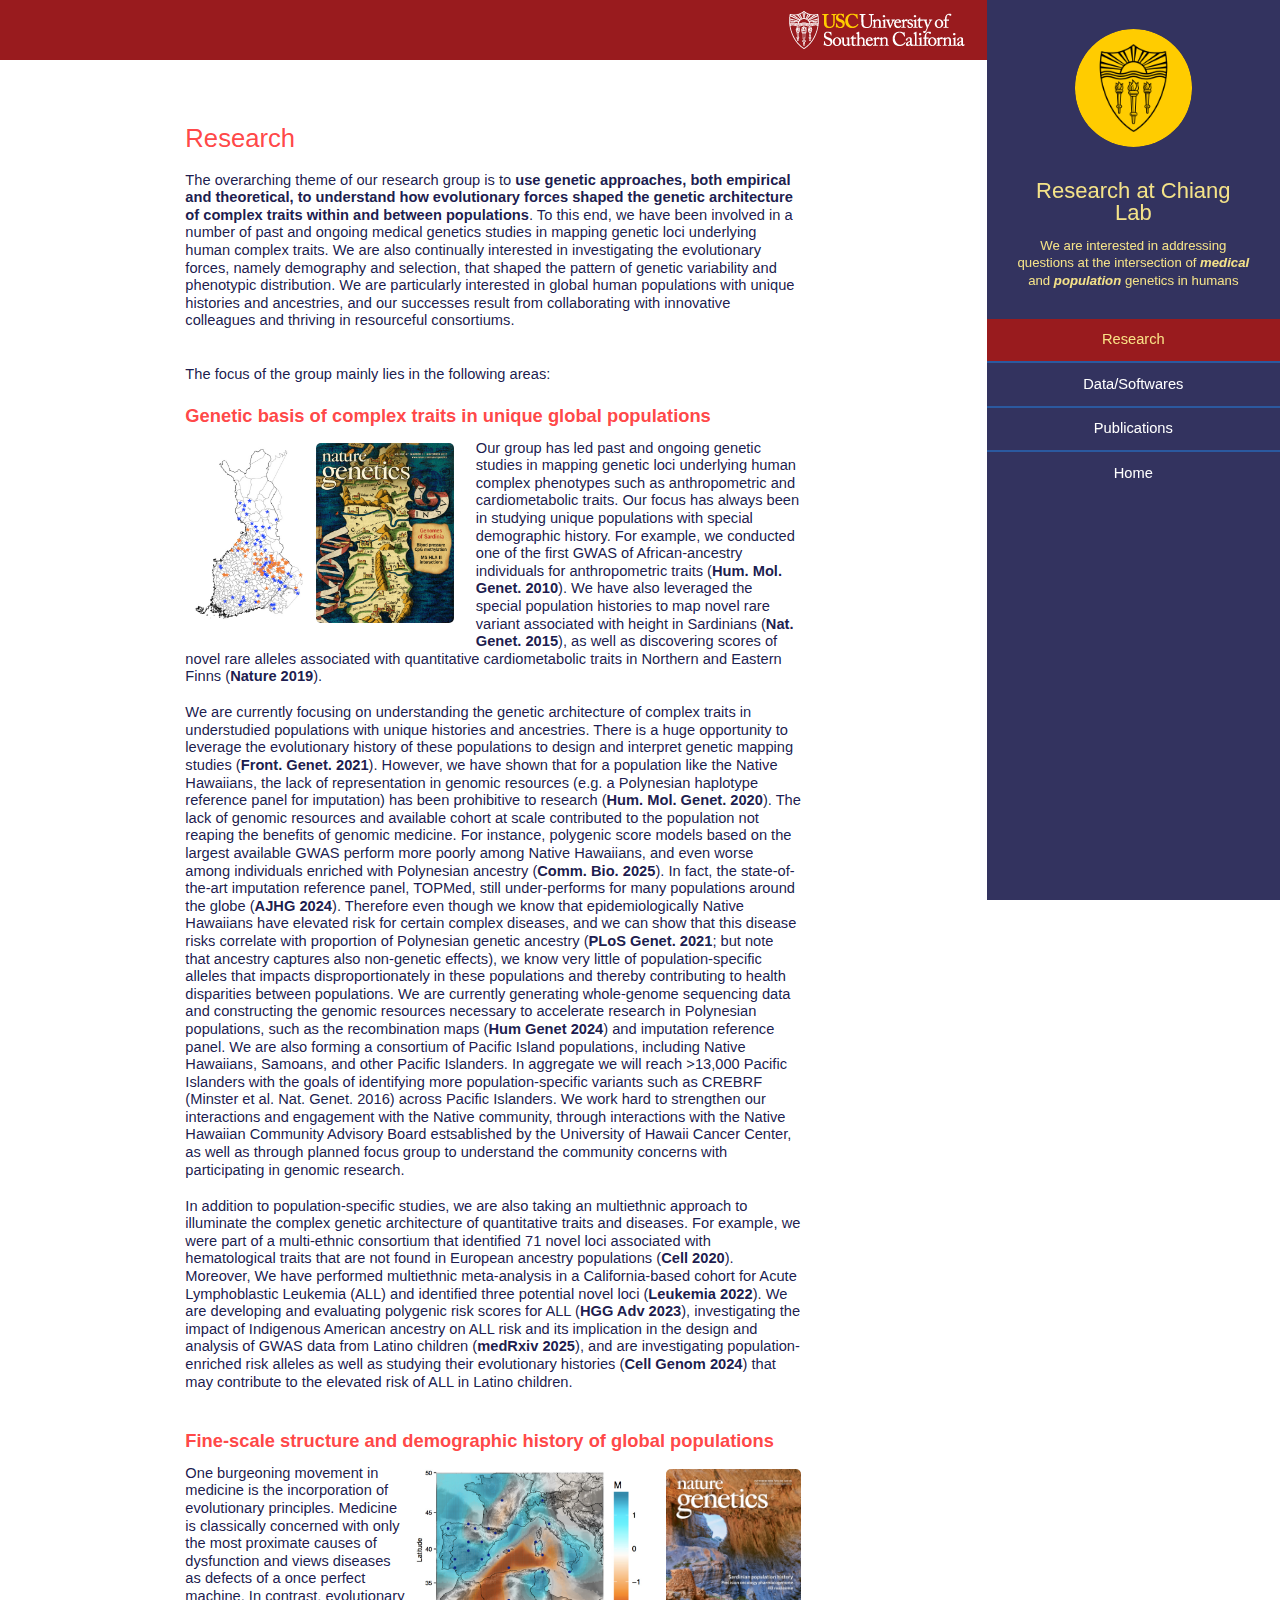
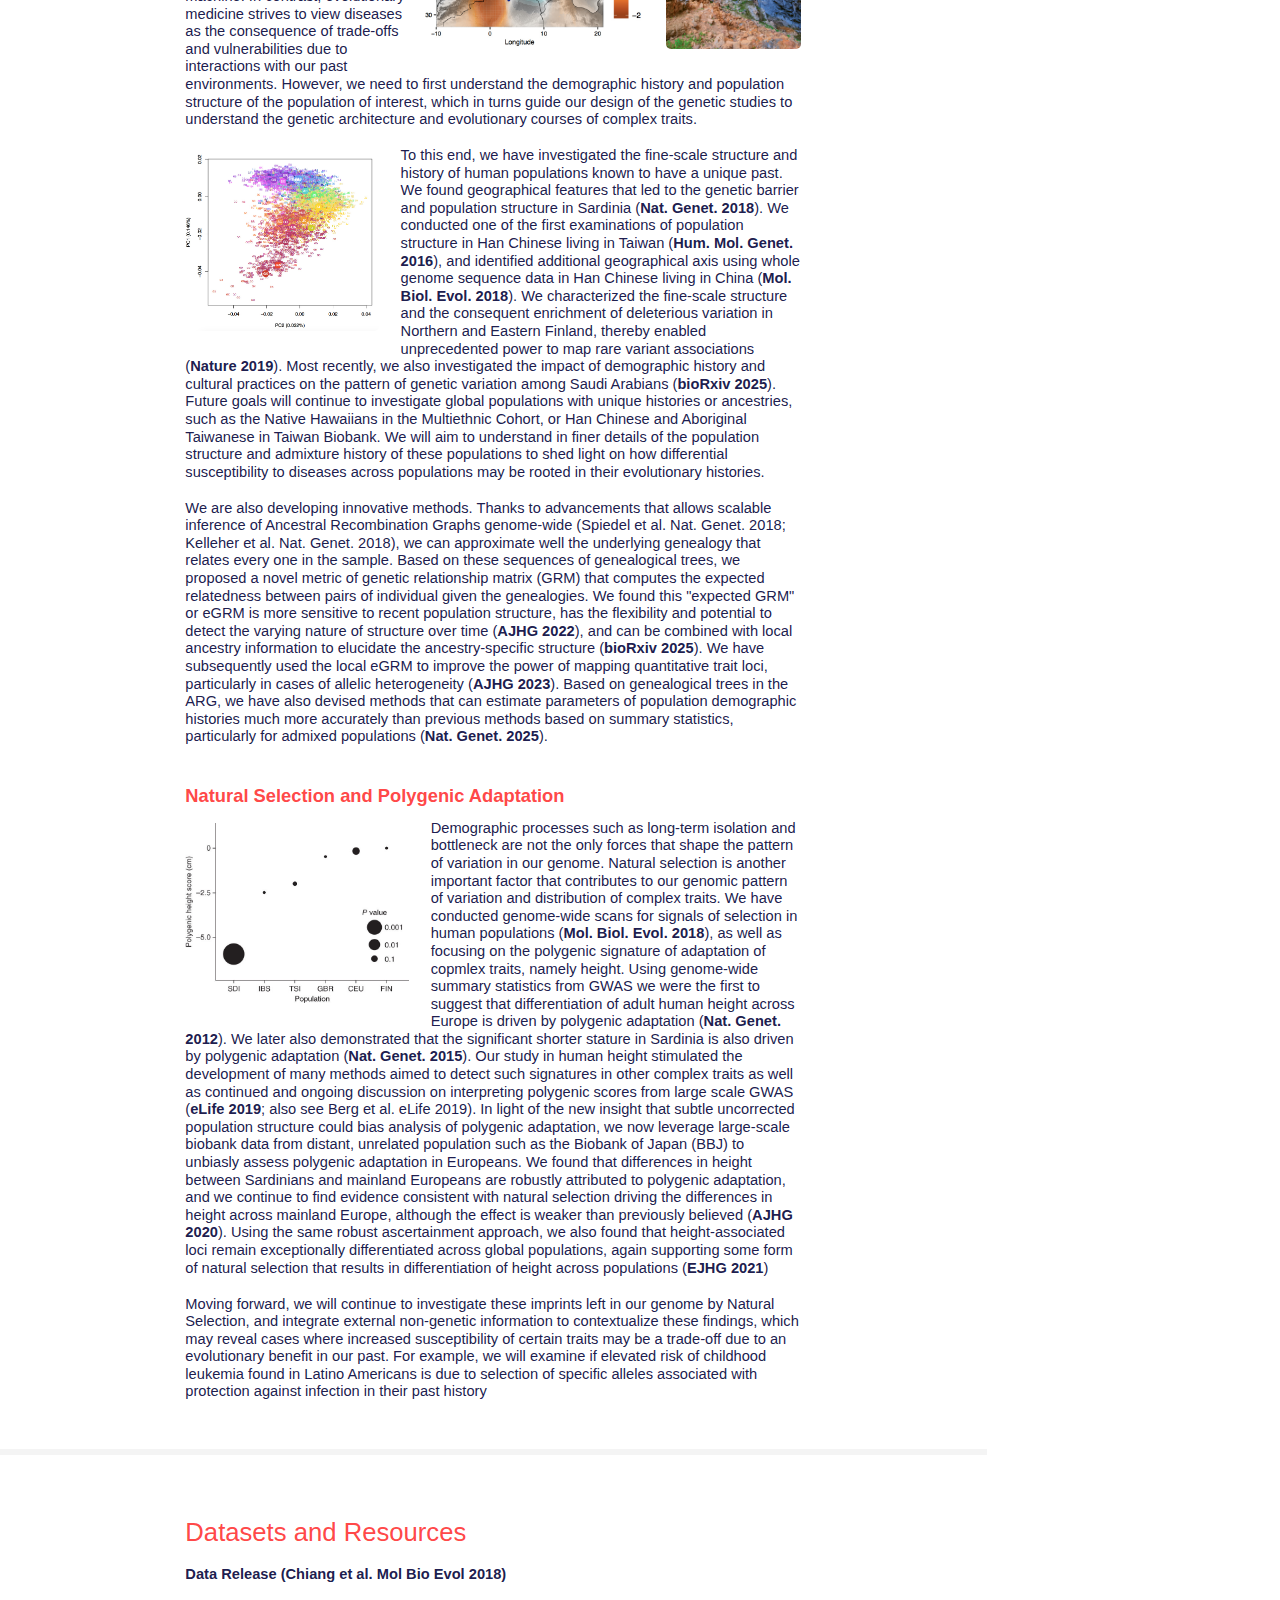
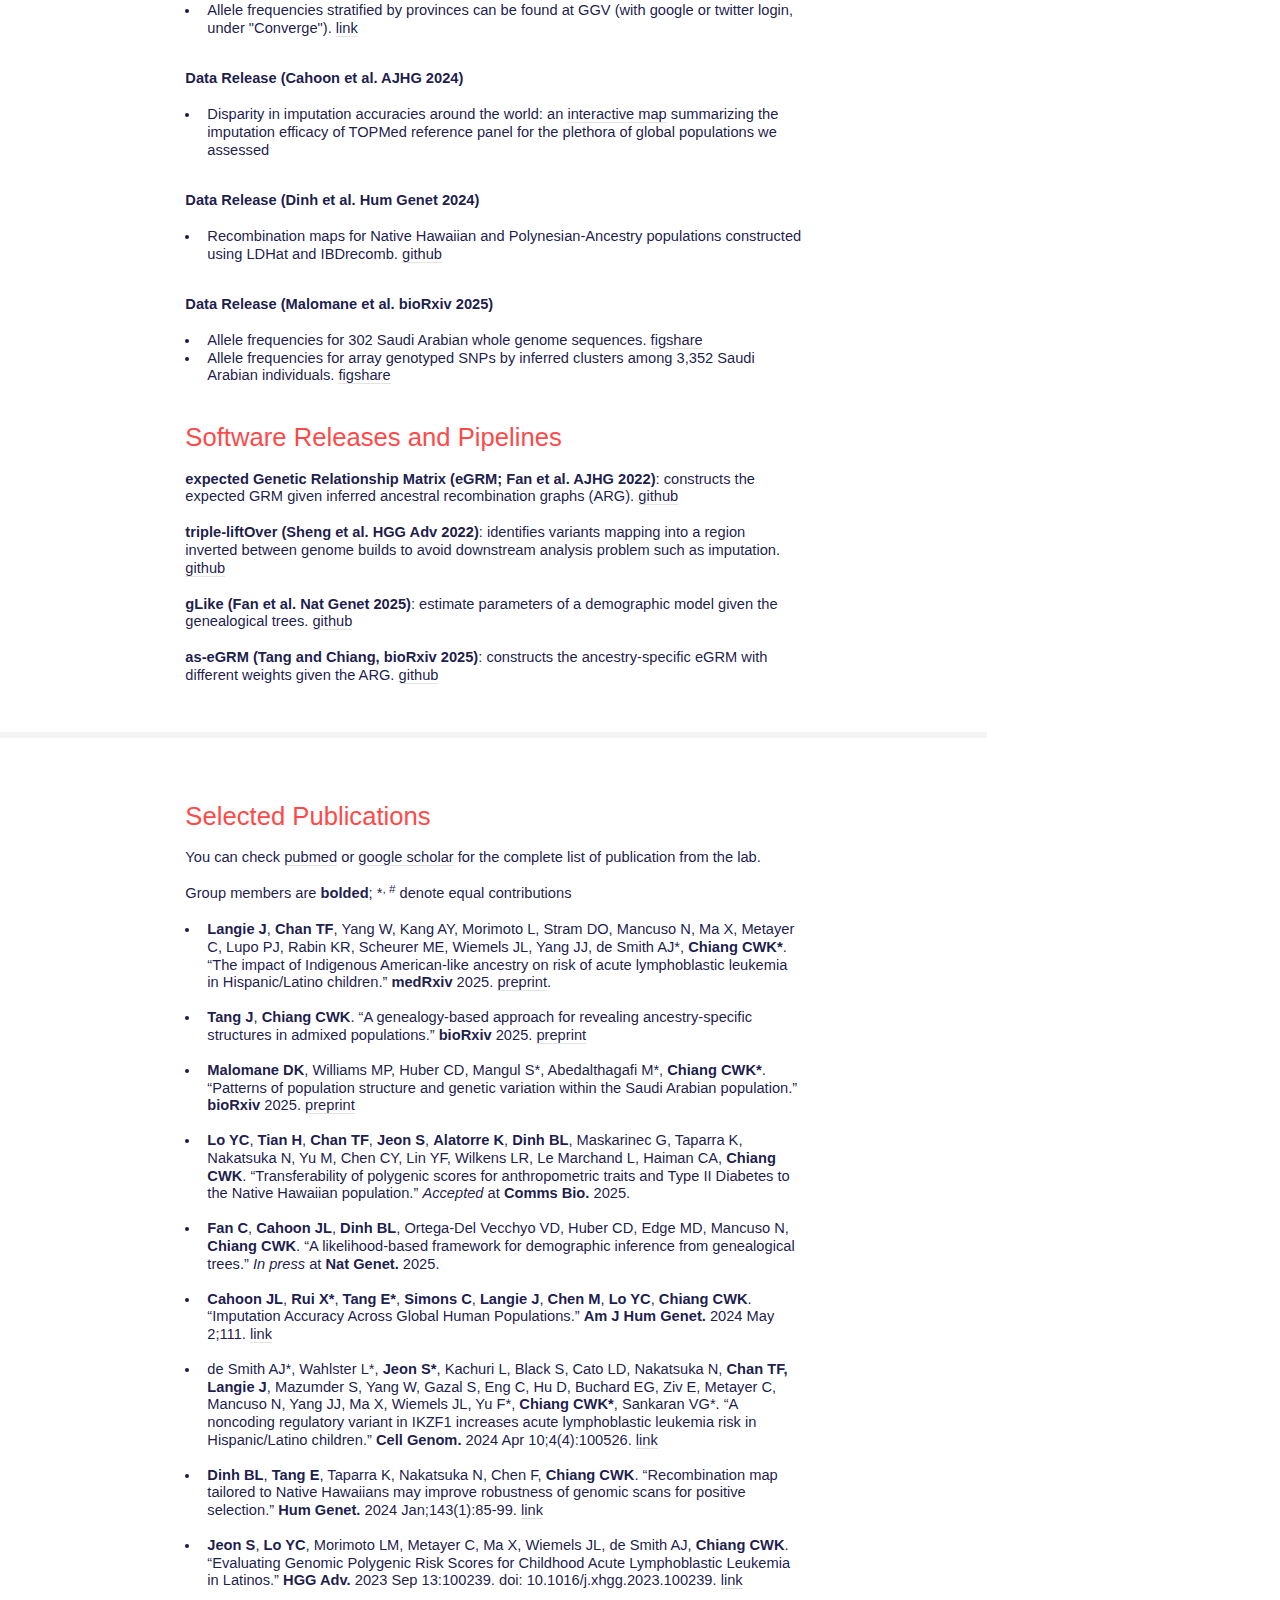
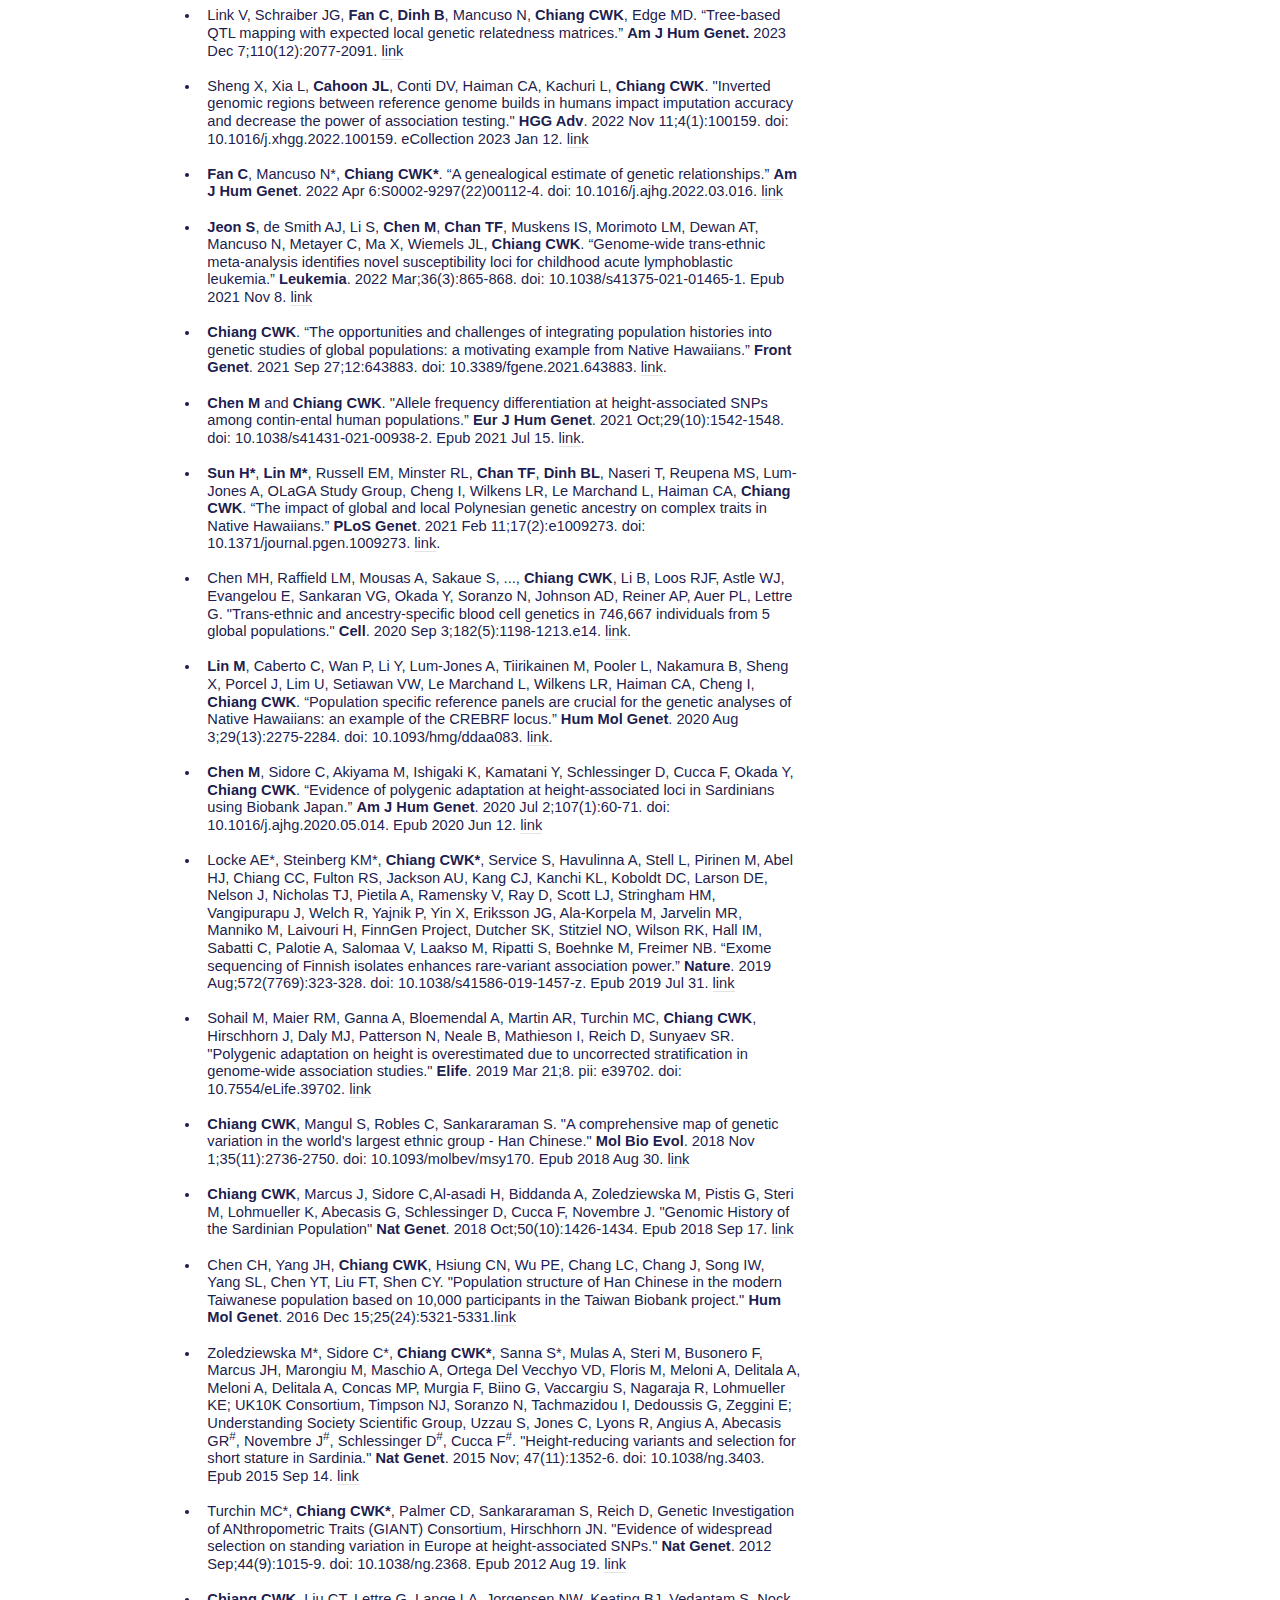
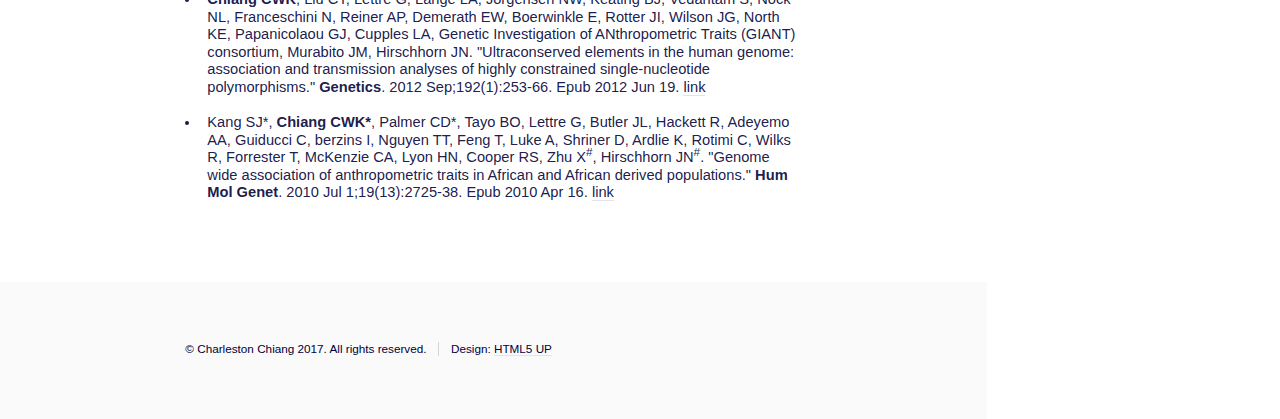
<file: research.html>
<!DOCTYPE HTML>
<html lang="en">
<!--
	Read Only by HTML5 UP
	html5up.net | @ajlkn
	Free for personal and commercial use under the CCA 3.0 license (html5up.net/license)
-->
<html>
	<head>
		<title>Research</title>
		<meta charset="utf-8" />
		<meta name="viewport" content="width=device-width, initial-scale=1" />
		<!--[if lte IE 8]><script src="assets/js/ie/html5shiv.js"></script><![endif]-->
		<link rel="stylesheet" href="assets/css/main.css" />
		<!--[if lte IE 8]><link rel="stylesheet" href="assets/css/ie8.css" /><![endif]-->
	</head>
	<body>

		<!-- Header -->
			<section id="header">
				<header>
					<span class="image avatar"><img src="img/Regular_Use_Shield_BlackOnGold.jpg" alt="" /></span>
					<h1 id="logo">Research at Chiang Lab</h1>
					<p>We are interested in addressing questions
					at the intersection of <b><i>medical</i></b> and <b><i>population</i></b> genetics in humans</p>
				</header>
				<nav id="nav">
					<ul>
						<li><a href="#research" class="active">Research</a></li>
						<li><a href="#data">Data/Softwares</a></li>
						<li><a href="#publication">Publications</a></li>
						<!-- <li><a href="#four">Contact</a></li> -->
						<li><a href="index.html">Home</a></li>
					</ul>
				</nav>
					<!--
					<footer>
					<ul class="icons">
						<li><a href="#" class="icon fa-twitter"><span class="label">Twitter</span></a></li>
						<li><a href="#" class="icon fa-facebook"><span class="label">Facebook</span></a></li>
						<li><a href="#" class="icon fa-instagram"><span class="label">Instagram</span></a></li>
						<li><a href="#" class="icon fa-github"><span class="label">Github</span></a></li>
						<li><a href="#" class="icon fa-envelope"><span class="label">Email</span></a></li>
					</ul>
					</footer>
					-->
			</section>

		<!-- Wrapper -->
			<div id="wrapper">

			  <h1 id="usclogo"><a href="https://www.usc.edu">usc</a></h1>
					  
			  <!-- Main -->
					<div id="main">

					  <!-- Research -->
					  <section id="research">
					        <div class="container">
						       <h3>Research</h3>
						  <p>The overarching theme of our research group is to <b>use genetic approaches, both empirical and theoretical, to understand how evolutionary forces shaped the genetic architecture of complex traits within and between populations</b>. To this end, we have been involved in a number of past and ongoing medical genetics studies in mapping genetic loci underlying human complex traits. We are also continually interested in investigating the evolutionary forces, namely demography and selection, that shaped the pattern of genetic variability and phenotypic distribution. We are particularly interested in global human populations with unique histories and ancestries, and our successes result from collaborating with innovative colleagues and thriving in resourceful consortiums.</p>
						  <p><br />The focus of the group mainly lies in the following areas:</p>
						  <h4><b> Genetic basis of complex traits in unique global populations</b></h4>
						  <p><span class="image left close">
						  <img src="img/finland.jpg" alt="" height=180 /></span>
						  <span class="image left"><img src="img/NG_201511.gif" alt="" height=180 /></span>
						  Our group has led past and ongoing genetic studies in mapping genetic loci underlying human complex phenotypes such as anthropometric and cardiometabolic traits. Our focus has always been in studying unique populations with special demographic history. For example, we conducted one of the first GWAS of African-ancestry individuals for anthropometric traits (<b>Hum. Mol. Genet. 2010</b>). We have also leveraged the special population histories to map novel rare variant associated with height in Sardinians (<b>Nat. Genet. 2015</b>), as well as discovering scores of novel rare alleles associated with quantitative cardiometabolic traits in Northern and Eastern Finns (<b>Nature 2019</b>).</p>
						  
<p>We are currently focusing on understanding the genetic architecture of complex traits in understudied populations with unique histories and ancestries. There is a huge opportunity to leverage the evolutionary history of these populations to design and interpret genetic mapping studies (<b>Front. Genet. 2021</b>). However, we have shown that for a population like the Native Hawaiians, the lack of representation in genomic resources (e.g. a Polynesian haplotype reference panel for imputation) has been prohibitive to research (<b>Hum. Mol. Genet. 2020</b>). The lack of genomic resources and available cohort at scale contributed to the population not reaping the benefits of genomic medicine. For instance, polygenic score models based on the largest available GWAS perform more poorly among Native Hawaiians, and even worse among individuals enriched with Polynesian ancestry (<b>Comm. Bio. 2025</b>). In fact, the state-of-the-art imputation reference panel, TOPMed, still under-performs for many populations around the globe (<b>AJHG 2024</b>). Therefore even though we know that epidemiologically Native Hawaiians have elevated risk for certain complex diseases, and we can show that this disease risks correlate with proportion of Polynesian genetic ancestry (<b>PLoS Genet. 2021</b>; but note that ancestry captures also non-genetic effects), we know very little of population-specific alleles that impacts disproportionately in these populations and thereby contributing to health disparities between populations. We are currently generating whole-genome sequencing data and constructing the genomic resources necessary to accelerate research in Polynesian populations, such as the recombination maps (<b>Hum Genet 2024</b>) and imputation reference panel. We are also forming a consortium of Pacific Island populations, including Native Hawaiians, Samoans, and other Pacific Islanders. In aggregate we will reach >13,000 Pacific Islanders with the goals of identifying more population-specific variants such as CREBRF (Minster et al. Nat. Genet. 2016) across Pacific Islanders. We work hard to strengthen our interactions and engagement with the Native community, through interactions with the Native Hawaiian Community Advisory Board estsablished by the University of Hawaii Cancer Center, as well as through planned focus group to understand the community concerns with participating in genomic research.</p>

<p>In addition to population-specific studies, we are also taking an multiethnic approach to illuminate the complex genetic architecture of quantitative traits and diseases. For example, we were part of a multi-ethnic consortium that identified 71 novel loci associated with hematological traits that are not found in European ancestry populations (<b>Cell 2020</b>). Moreover, We have performed multiethnic meta-analysis in a California-based cohort for Acute Lymphoblastic Leukemia (ALL) and identified three potential novel loci (<b>Leukemia 2022</b>). We are developing and evaluating polygenic risk scores for ALL (<b>HGG Adv 2023</b>), investigating the impact of Indigenous American ancestry on ALL risk and its implication in the design and analysis of GWAS data from Latino children (<b>medRxiv 2025</b>), and are investigating population-enriched risk alleles as well as studying their evolutionary histories (<b>Cell Genom 2024</b>) that may contribute to the elevated risk of ALL in Latino children.</p>
						  <br />
						  <h4><b> Fine-scale structure and demographic history of global populations</b></h4>
<p><span class="image right"><img src="img/NG_201810.png" alt="" height=180 /></span>
<span class="image right close"><img src="img/mediteems.jpg" alt="" height=180 /></span>
One burgeoning movement in medicine is the incorporation of evolutionary principles. Medicine is classically concerned with only the most proximate causes of dysfunction and views diseases as defects of a once perfect machine. In contrast, evolutionary medicine strives to view diseases as the consequence of trade-offs and vulnerabilities due to interactions with our past environments. However, we need to first understand the demographic history and population structure of the population of interest, which in turns guide our design of the genetic studies to understand the genetic architecture and evolutionary courses of complex traits.</p>
<p><span class="image left"><img src="img/chinapca.jpg" alt="" height=180 /></span>
To this end, we have investigated the fine-scale structure and history of human populations known to have a unique past. We found geographical features that led to the genetic barrier and population structure in Sardinia (<b>Nat. Genet. 2018</b>). We conducted one of the first examinations of population structure in Han Chinese living in Taiwan (<b>Hum. Mol. Genet. 2016</b>), and identified additional geographical axis using whole genome sequence data in Han Chinese living in China (<b>Mol. Biol. Evol. 2018</b>). We characterized the fine-scale structure and the consequent enrichment of deleterious variation in Northern and Eastern Finland, thereby enabled unprecedented power to map rare variant associations (<b>Nature 2019</b>). Most recently, we also investigated the impact of demographic history and cultural practices on the pattern of genetic variation among Saudi Arabians (<b>bioRxiv 2025</b>). Future goals will continue to investigate global populations with unique histories or ancestries, such as the Native Hawaiians in the Multiethnic Cohort, or Han Chinese and Aboriginal Taiwanese in Taiwan Biobank. We will aim to understand in finer details of the population structure and admixture history of these populations to shed light on how differential susceptibility to diseases across populations may be rooted in their evolutionary histories.</p>

<p>We are also developing innovative methods. Thanks to advancements that allows scalable inference of Ancestral Recombination Graphs genome-wide (Spiedel et al. Nat. Genet. 2018; Kelleher et al. Nat. Genet. 2018), we can approximate well the underlying genealogy that relates every one in the sample. Based on these sequences of genealogical trees, we proposed a novel metric of genetic relationship matrix (GRM) that computes the expected relatedness between pairs of individual given the genealogies. We found this "expected GRM" or eGRM is more sensitive to recent population structure, has the flexibility and potential to detect the varying nature of structure over time (<b>AJHG 2022</b>), and can be combined with local ancestry information to elucidate the ancestry-specific structure (<b>bioRxiv 2025</b>). We have subsequently used the local eGRM to improve the power of mapping quantitative trait loci, particularly in cases of allelic heterogeneity (<b>AJHG 2023</b>). Based on genealogical trees in the ARG, we have also devised methods that can estimate parameters of population demographic histories much more accurately than previous methods based on summary statistics, particularly for admixed populations (<b>Nat. Genet. 2025</b>).</p> 
<br />
						  <h4><b> Natural Selection and Polygenic Adaptation </b></h4>
<p><span class="image left"><img src="img/ng.3403-F3.jpg" alt="" height=180 /></span>
Demographic processes such as long-term isolation and bottleneck are not the only forces that shape the pattern of variation in our genome. Natural selection is another important factor that contributes to our genomic pattern of variation and distribution of complex traits. We have conducted genome-wide scans for signals of selection in human populations (<b>Mol. Biol. Evol. 2018</b>), as well as focusing on the polygenic signature of adaptation of copmlex traits, namely height. Using genome-wide summary statistics from GWAS we were the first to suggest that differentiation of adult human height across Europe is driven by polygenic adaptation (<b>Nat. Genet. 2012</b>). We later also demonstrated that the significant shorter stature in Sardinia is also driven by polygenic adaptation (<b>Nat. Genet. 2015</b>). Our study in human height stimulated the development of many methods aimed to detect such signatures in other complex traits as well as continued and ongoing discussion on interpreting polygenic scores from large scale GWAS (<b>eLife 2019</b>; also see Berg et al. eLife 2019). In light of the new insight that subtle uncorrected population structure could bias analysis of polygenic adaptation, we now leverage large-scale biobank data from distant, unrelated population such as the Biobank of Japan (BBJ) to unbiasly assess polygenic adaptation in Europeans. We found that differences in height between Sardinians and mainland Europeans are robustly attributed to polygenic adaptation, and we continue to find evidence consistent with natural selection driving the differences in height across mainland Europe, although the effect is weaker than previously believed (<b>AJHG 2020</b>). Using the same robust ascertainment approach, we also found that height-associated loci remain exceptionally differentiated across global populations, again supporting some form of natural selection that results in differentiation of height across populations (<b>EJHG 2021</b>)</p>
<p>Moving forward, we will continue to investigate these imprints left in our genome by Natural Selection, and integrate external non-genetic information to contextualize these findings, which may reveal cases where increased susceptibility of certain traits may be a trade-off due to an evolutionary benefit in our past. For example, we will examine if elevated risk of childhood leukemia found in Latino Americans is due to selection of specific alleles associated with protection against infection in their past history</p>

						</div>
						</section>

					  <!-- Data resources -->	
					  <section id="data">
					        <div class="container">
						  <h3>Datasets and Resources</h3>
						  <p><b>Data Release (Chiang et al. Mol Bio Evol 2018)</b></p>
						  <ul>
						    <li>Allele frequencies stratified by provinces can be found at GGV (with google or twitter login, under "Converge"). <a href="https://popgen.uchicago.edu/dev-integrated/">link</a></li>
<!--						    <li>List of > 82K novel variants found with MAF > 5% in > 10,000 Whole genome sequenced Han Chinese but not found in 1000G CHB+CHS populations. When also found in ExAC or GNOMAD East Asians, the frequencies are annotated. All coordinates in hg19. <a href="rsch/novel.variants.sorted.maf5p.annotated.ExAC.GNOMAD.txt">file</a></li>
						    <li>Sample birth location of the Han Chinese used in PCA. <a href="rsch/han.chinese.origins.txt">file</a></li> -->
						  </ul>

						  <p><b>Data Release (Cahoon et al. AJHG 2024)</b></p>
						  <ul>
						    <li>Disparity in imputation accuracies around the world: an <a href="https://jlcah5.github.io/iaw/map.html" target="_blank">interactive map</a> summarizing the imputation efficacy of TOPMed reference panel for the plethora of global populations we assessed</p>
						    </li>
						    </ul>

						    <p><b>Data Release (Dinh et al. Hum Genet 2024)</b></p>
						    <ul>
						      <li>Recombination maps for Native Hawaiian and Polynesian-Ancestry populations constructed using LDHat and IBDrecomb. <a href="https://github.com/bldinh/recombination_maps" target="_blank">github</a></p>
						      </li>
						    </ul>

						    <p><b>Data Release (Malomane et al. bioRxiv 2025)</b></p>
						    <ul>
						      <li>Allele frequencies for 302 Saudi Arabian whole genome sequences. <a href="https://doi.org/10.6084/m9.figshare.28059686.v1" target="_blank">figshare</a></li>
						      <li>Allele frequencies for array genotyped SNPs by inferred clusters among 3,352 Saudi Arabian individuals. <a href="https://doi.org/10.6084/m9.figshare.28280060" target="_blank">figshare</a></p>
						      </li>
						    </ul>
						    
						    <h3>Software Releases and Pipelines</h3>						  
						    <p><b>expected Genetic Relationship Matrix (eGRM; Fan et al. AJHG 2022)</b>: constructs the expected GRM given inferred ancestral recombination graphs (ARG). <a href="https://github.com/Ephraim-usc/egrm" target="_blank">github</a></p>

						    <p><b>triple-liftOver (Sheng et al. HGG Adv 2022)</b>: identifies variants mapping into a region inverted between genome builds to avoid downstream analysis problem such as imputation. <a href="https://github.com/GraceSheng/triple-liftOver" target="_blank">github</a></p>

						    <!-- <p><b>Pipeline for constructing, optimizing, and validating genomic polygenic scores (Jeon et al. HGG Adv 2023)</b>: implemented pruning+thresholding and LDPred2 for centralized analysis. <a href="https://github.com/syjeoneli/grps_v2.0" target="_blank">github</a></p>
						  -->
						    
						  <p><b>gLike (Fan et al. Nat Genet 2025)</b>: estimate parameters of a demographic model given the genealogical trees. <a href="https://github.com/Ephraim-usc/glike" target="_blank">github</a></p>

						    <p><b>as-eGRM (Tang and Chiang, bioRxiv 2025)</b>: constructs the ancestry-specific eGRM with different weights given the ARG. <a href="https://github.com/jitang-github/asegrm" target="_blank">github</a></p>
						  
						  <!-- <p> Please check back here for updates in the future!</p> -->
						</div>
						</section>

					  <section id="publication">
					        <div class="container">
						       <h3>Selected Publications</h3>
						  <p> You can check <a href="https://www.ncbi.nlm.nih.gov/pubmed/?term=charleston+chiang" target="_blank">pubmed</a> or <a href="https://scholar.google.com/citations?user=qYy0_YwAAAAJ&hl=en" target="_blank">google scholar</a> for the complete list of publication from the lab.</p>
						  <p> Group members are <b>bolded</b>; *<sup>, #</sup> denote equal contributions</p>
						  <ul>
						    <li><b>Langie J</b>, <b>Chan TF</b>, Yang W, Kang AY, Morimoto L, Stram DO, Mancuso N, Ma X, Metayer C, Lupo PJ, Rabin KR, Scheurer ME, Wiemels JL, Yang JJ, de Smith AJ*, <b>Chiang CWK*</b>. “The impact of Indigenous American-like ancestry on risk of acute lymphoblastic leukemia in Hispanic/Latino children.” <b>medRxiv</b> 2025. <a href="https://www.medrxiv.org/content/10.1101/2025.01.14.25320563v1" target="_blank">preprint</a>.<br/><br/></li>
						    <li><b>Tang J</b>, <b>Chiang CWK</b>. “A genealogy-based approach for revealing ancestry-specific structures in admixed populations.” <b>bioRxiv</b> 2025. <a href="https://www.biorxiv.org/content/10.1101/2025.01.10.632475v1" target="_blank">preprint</a><br/><br/></li> 
						    <li><b>Malomane DK</b>, Williams MP, Huber CD, Mangul S*, Abedalthagafi M*, <b>Chiang CWK*</b>. “Patterns of population structure and genetic variation within the Saudi Arabian population.” <b>bioRxiv</b> 2025. <a href="https://www.biorxiv.org/content/10.1101/2025.01.10.632500v1" target="_blank">preprint</a><br/><br/></li>
						    <li><b>Lo YC</b>, <b>Tian H</b>, <b>Chan TF</b>, <b>Jeon S</b>, <b>Alatorre K</b>, <b>Dinh BL</b>, Maskarinec G, Taparra K, Nakatsuka N, Yu M, Chen CY, Lin YF, Wilkens LR, Le Marchand L, Haiman CA, <b>Chiang CWK</b>. “Transferability of polygenic scores for anthropometric traits and Type II Diabetes to the Native Hawaiian population.” <i>Accepted</i> at <b>Comms Bio.</b> 2025.<br/><br/></li>
						    <li><b>Fan C</b>, <b>Cahoon JL</b>, <b>Dinh BL</b>, Ortega-Del Vecchyo VD, Huber CD, Edge MD, Mancuso N, <b>Chiang CWK</b>. “A likelihood-based framework for demographic inference from genealogical trees.” <i>In press</i> at <b>Nat Genet.</b> 2025.<br/><br/></li>
						    <li><b>Cahoon JL</b>, <b>Rui X*</b>, <b>Tang E*</b>, <b>Simons C</b>, <b>Langie J</b>, <b>Chen M</b>, <b>Lo YC</b>, <b>Chiang CWK</b>. “Imputation Accuracy Across Global Human Populations.” <b>Am J Hum Genet.</b> 2024 May 2;111. <a href="https://www.cell.com/ajhg/abstract/S0002-9297(24)00084-3" target="_blank">link</a><br/><br/></li>
						    <li>de Smith AJ*, Wahlster L*, <b>Jeon S*</b>, Kachuri L, Black S, Cato LD, Nakatsuka N, <b>Chan TF, Langie J</b>, Mazumder S, Yang W, Gazal S, Eng C, Hu D, Buchard EG, Ziv E, Metayer C, Mancuso N, Yang JJ, Ma X, Wiemels JL, Yu F*, <b>Chiang CWK*</b>, Sankaran VG*. “A noncoding regulatory variant in IKZF1 increases acute lymphoblastic leukemia risk in Hispanic/Latino children.” <b>Cell Genom.</b> 2024 Apr 10;4(4):100526. <a href="https://www.cell.com/cell-genomics/fulltext/S2666-979X(24)00068-5" target="_blank">link</a><br/><br/></li>
						    <li><b>Dinh BL</b>, <b>Tang E</b>, Taparra K, Nakatsuka N, Chen F, <b>Chiang CWK</b>. “Recombination map tailored to Native Hawaiians may improve robustness of genomic scans for positive selection.” <b>Hum Genet.</b> 2024 Jan;143(1):85-99. <a href="https://link.springer.com/article/10.1007/s00439-023-02625-2" target="_blank">link</a><br/><br/></li>
						    <li><b>Jeon S</b>, <b>Lo YC</b>, Morimoto LM, Metayer C, Ma X, Wiemels JL, de Smith AJ, <b>Chiang CWK</b>. “Evaluating Genomic Polygenic Risk Scores for Childhood Acute Lymphoblastic Leukemia in Latinos.” <b>HGG Adv.</b> 2023 Sep 13:100239. doi: 10.1016/j.xhgg.2023.100239. <a href="https://www.sciencedirect.com/science/article/pii/S2666247723000714?via%3Dihub" target="_blank">link</a></li><br />
						    <li>Link V, Schraiber JG, <b>Fan C</b>, <b>Dinh B</b>, Mancuso N, <b>Chiang CWK</b>, Edge MD. “Tree-based QTL mapping with expected local genetic relatedness matrices.” <b>Am J Hum Genet.</b> 2023 Dec 7;110(12):2077-2091. <a href="https://www.cell.com/ajhg/abstract/S0002-9297(23)00395-6" target="_blank">link</a><br/><br/></li>
						    <li>Sheng X, Xia L, <b>Cahoon JL</b>, Conti DV, Haiman CA, Kachuri L, <b>Chiang CWK</b>. "Inverted genomic regions between reference genome builds in humans impact imputation accuracy and decrease the power of association testing." <b>HGG Adv</b>. 2022 Nov 11;4(1):100159. doi: 10.1016/j.xhgg.2022.100159. eCollection 2023 Jan 12. <a href="https://www.cell.com/hgg-advances/fulltext/S2666-2477(22)00076-8">link</a></li><br />
						    <li><b>Fan C</b>, Mancuso N*, <b>Chiang CWK*</b>. “A genealogical estimate of genetic relationships.” <b>Am J Hum Genet</b>. 2022 Apr 6:S0002-9297(22)00112-4. doi: 10.1016/j.ajhg.2022.03.016. <a href="https://www.cell.com/ajhg/fulltext/S0002-9297(22)00112-4">link</a></li><br />
						    <li><b>Jeon S</b>, de Smith AJ, Li S, <b>Chen M</b>, <b>Chan TF</b>, Muskens IS, Morimoto LM, Dewan AT, Mancuso N, Metayer C, Ma X, Wiemels JL, <b>Chiang CWK</b>. “Genome-wide trans-ethnic meta-analysis identifies novel susceptibility loci for childhood acute lymphoblastic leukemia.” <b>Leukemia</b>. 2022 Mar;36(3):865-868. doi: 10.1038/s41375-021-01465-1. Epub 2021 Nov 8. <a href="https://pubmed.ncbi.nlm.nih.gov/34750507/">link</a></li><br />
						    <li><b>Chiang CWK</b>. “The opportunities and challenges of integrating population histories into genetic studies of global populations: a motivating example from Native Hawaiians.” <b>Front Genet</b>. 2021 Sep 27;12:643883. doi: 10.3389/fgene.2021.643883. <a href="https://www.frontiersin.org/articles/10.3389/fgene.2021.643883/full">link</a>.</li><br />
						    <li><b>Chen M</b> and <b>Chiang CWK</b>. "Allele frequency differentiation at height-associated SNPs among contin-ental human populations.” <b>Eur J Hum Genet</b>. 2021 Oct;29(10):1542-1548. doi: 10.1038/s41431-021-00938-2. Epub 2021 Jul 15. <a href="https://pubmed.ncbi.nlm.nih.gov/34267339/">link</a>.</li><br />
						    <li><b>Sun H*</b>, <b>Lin M*</b>, Russell EM, Minster RL, <b>Chan TF</b>, <b>Dinh BL</b>, Naseri T, Reupena MS, Lum-Jones A, OLaGA Study Group, Cheng I, Wilkens LR, Le Marchand L, Haiman CA, <b>Chiang CWK</b>. “The impact of global and local Polynesian genetic ancestry on complex traits in Native Hawaiians.” <b>PLoS Genet</b>. 2021 Feb 11;17(2):e1009273. doi: 10.1371/journal.pgen.1009273. <a href="https://journals.plos.org/plosgenetics/article?id=10.1371/journal.pgen.1009273">link</a>.</li><br />
						    <li>Chen MH, Raffield LM, Mousas A, Sakaue S, ..., <b>Chiang CWK</b>, Li B, Loos RJF, Astle WJ, Evangelou E, Sankaran VG, Okada Y, Soranzo N, Johnson AD, Reiner AP, Auer PL, Lettre G. "Trans-ethnic and ancestry-specific blood cell genetics in 746,667 individuals from 5 global populations." <b>Cell</b>. 2020 Sep 3;182(5):1198-1213.e14. <a href="https://pubmed.ncbi.nlm.nih.gov/32888493/">link</a>.</li><br />
						    <li><b>Lin M</b>, Caberto C, Wan P, Li Y, Lum-Jones A, Tiirikainen M, Pooler L, Nakamura B, Sheng X, Porcel J, Lim U, Setiawan VW, Le Marchand L, Wilkens LR, Haiman CA, Cheng I, <b>Chiang CWK</b>. “Population specific reference panels are crucial for the genetic analyses of Native Hawaiians: an example of the CREBRF locus.” <b>Hum Mol Genet</b>. 2020 Aug 3;29(13):2275-2284.  doi: 10.1093/hmg/ddaa083. <a href="https://pubmed.ncbi.nlm.nih.gov/32491157/">link</a>.</li><br />
						    <li><b>Chen M</b>, Sidore C, Akiyama M, Ishigaki K, Kamatani Y, Schlessinger D, Cucca F, Okada Y, <b>Chiang CWK</b>. “Evidence of polygenic adaptation at height-associated loci in Sardinians using Biobank Japan.” <b>Am J Hum Genet</b>. 2020 Jul 2;107(1):60-71. doi: 10.1016/j.ajhg.2020.05.014. Epub 2020 Jun 12. <a href="https://pubmed.ncbi.nlm.nih.gov/32533944/">link</a></li><br />
						    <li>Locke AE*, Steinberg KM*, <b>Chiang CWK*</b>, Service S, Havulinna A, Stell L, Pirinen M, Abel HJ, Chiang CC, Fulton RS, Jackson AU, Kang CJ, Kanchi KL, Koboldt DC, Larson DE, Nelson J, Nicholas TJ, Pietila A, Ramensky V, Ray D, Scott LJ, Stringham HM, Vangipurapu J, Welch R, Yajnik P, Yin X, Eriksson JG, Ala-Korpela M, Jarvelin MR, Manniko M, Laivouri H, FinnGen Project, Dutcher SK, Stitziel NO, Wilson RK, Hall IM, Sabatti C, Palotie A, Salomaa V, Laakso M, Ripatti S, Boehnke M, Freimer NB. “Exome sequencing of Finnish isolates enhances rare-variant association power.” <b>Nature</b>. 2019 Aug;572(7769):323-328. doi: 10.1038/s41586-019-1457-z. Epub 2019 Jul 31. <a href="https://www.nature.com/articles/s41586-019-1457-z">link</a></li><br />
						    <li>Sohail M, Maier RM, Ganna A, Bloemendal A, Martin AR, Turchin MC, <b>Chiang CWK</b>, Hirschhorn J, Daly MJ, Patterson N, Neale B, Mathieson I, Reich D, Sunyaev SR. "Polygenic adaptation on height is overestimated due to uncorrected stratification in genome-wide association studies." <b>Elife</b>. 2019 Mar 21;8. pii: e39702. doi: 10.7554/eLife.39702. <a href="https://elifesciences.org/articles/39702">link</a></li><br />
						    <li><b>Chiang CWK</b>, Mangul S, Robles C, Sankararaman S. "A comprehensive map of genetic variation in the world's largest ethnic group - Han Chinese." <b>Mol Bio Evol</b>. 2018 Nov 1;35(11):2736-2750. doi: 10.1093/molbev/msy170. Epub 2018 Aug 30. <a href="https://www.ncbi.nlm.nih.gov/pubmed/30169787">link</a></li><br />
						    <li><b>Chiang CWK</b>, Marcus J, Sidore C,Al-asadi H, Biddanda A, Zoledziewska M, Pistis G, Steri M, Lohmueller K, Abecasis G, Schlessinger D, Cucca F, Novembre J. "Genomic History of the Sardinian Population" <b>Nat Genet</b>. 2018 Oct;50(10):1426-1434. Epub 2018 Sep 17. <a href="https://www.ncbi.nlm.nih.gov/pubmed/30224645">link</a></li><br />
						    <li>Chen CH, Yang JH, <b><big>Chiang CWK</big></b>, Hsiung CN, Wu PE, Chang LC, Chang J, Song IW, Yang SL, Chen YT, Liu FT, Shen CY. "Population structure of Han Chinese in the modern Taiwanese population based on 10,000 participants in the Taiwan Biobank project." <b>Hum Mol Genet</b>. 2016 Dec 15;25(24):5321-5331.<a href="https://www.ncbi.nlm.nih.gov/pubmed/27798100">link</a></li><br />
						    <li>Zoledziewska M*, Sidore C*, <b>Chiang CWK*</b>, Sanna S*, Mulas A, Steri M, Busonero F, Marcus JH, Marongiu M, Maschio A, Ortega Del Vecchyo VD, Floris M, Meloni A, Delitala A, Meloni A, Delitala A, Concas MP, Murgia F, Biino G, Vaccargiu S, Nagaraja R, Lohmueller KE; UK10K Consortium, Timpson NJ, Soranzo N, Tachmazidou I, Dedoussis G, Zeggini E; Understanding Society Scientific Group, Uzzau S, Jones C, Lyons R, Angius A, Abecasis GR<sup>#</sup>, Novembre J<sup>#</sup>, Schlessinger D<sup>#</sup>, Cucca F<sup>#</sup>. "Height-reducing variants and selection for short stature in Sardinia." <b>Nat Genet</b>. 2015 Nov; 47(11):1352-6. doi: 10.1038/ng.3403. Epub 2015 Sep 14. <a href="http://www.ncbi.nlm.nih.gov/pubmed/26366551">link</a></li><br />
						    <li>Turchin MC*, <b>Chiang CWK*</b>, Palmer CD, Sankararaman S, Reich D, Genetic Investigation of ANthropometric Traits (GIANT) Consortium, Hirschhorn JN. "Evidence of widespread selection on standing variation in Europe at height-associated SNPs." <b>Nat Genet</b>. 2012 Sep;44(9):1015-9. doi: 10.1038/ng.2368. Epub 2012 Aug 19. <a href="http://www.ncbi.nlm.nih.gov/pubmed/22902787">link</a></li><br />
						    <li><b>Chiang CWK</b>, Liu CT, Lettre G, Lange LA, Jorgensen NW, Keating BJ, Vedantam S, Nock NL, Franceschini N, Reiner AP, Demerath EW, Boerwinkle E, Rotter JI, Wilson JG, North KE, Papanicolaou GJ, Cupples LA, Genetic Investigation of ANthropometric Traits (GIANT) consortium, Murabito JM, Hirschhorn JN. "Ultraconserved elements in the human genome: association and transmission analyses of highly constrained single-nucleotide polymorphisms." <b>Genetics</b>. 2012 Sep;192(1):253-66. Epub 2012 Jun 19. <a href="http://www.ncbi.nlm.nih.gov/pubmed/22714408">link</a></li><br />
						    <li>Kang SJ*, <b>Chiang CWK*</b>, Palmer CD*, Tayo BO, Lettre G, Butler JL, Hackett R, Adeyemo AA, Guiducci C, berzins I, Nguyen TT, Feng T, Luke A, Shriner D, Ardlie K, Rotimi C, Wilks R, Forrester T, McKenzie CA, Lyon HN, Cooper RS, Zhu X<sup>#</sup>, Hirschhorn JN<sup>#</sup>. "Genome wide association of anthropometric traits in African and African derived populations." <b>Hum Mol Genet</b>. 2010 Jul 1;19(13):2725-38. Epub 2010 Apr 16. <a href="http://www.ncbi.nlm.nih.gov/pubmed/20400458">link</a></li><br />
						  </ul>
						</div>
						</section>
						

						
						<!-- One -->
						<!--
						<section id="one">
								<div class="container">
									<header class="major">
										<h2>Read Only</h2>
										<p>Just an incredibly simple responsive site<br />
										template freebie by <a href="http://html5up.net">HTML5 UP</a>.</p>
									</header>
									<p>Faucibus sed lobortis aliquam lorem blandit. Lorem eu nunc metus col. Commodo id in arcu ante lorem ipsum sed accumsan erat praesent faucibus commodo ac mi lacus. Adipiscing mi ac commodo. Vis aliquet tortor ultricies non ante erat nunc integer eu ante ornare amet commetus vestibulum blandit integer in curae ac faucibus integer non. Adipiscing cubilia elementum.</p>
								</div>
							</section>
								-->
								
						<!-- Two -->
						<!--
							<section id="two">
								<div class="container">
									<h3>Things I Can Do</h3>
									<p>Integer eu ante ornare amet commetus vestibulum blandit integer in curae ac faucibus integer non. Adipiscing cubilia elementum integer lorem ipsum dolor sit amet.</p>
									<ul class="feature-icons">
										<li class="fa-code">Write all the code</li>
										<li class="fa-cubes">Stack small boxes</li>
										<li class="fa-book">Read books and stuff</li>
										<li class="fa-coffee">Drink much coffee</li>
										<li class="fa-bolt">Lightning bolt</li>
										<li class="fa-users">Shadow clone technique</li>
									</ul>
								</div>
							</section>
								-->
								
								
						<!-- Three -->
						<!--		
							<section id="three">
								<div class="container">
									<h3>A Few Accomplishments</h3>
									<p>Integer eu ante ornare amet commetus vestibulum blandit integer in curae ac faucibus integer non. Adipiscing cubilia elementum integer. Integer eu ante ornare amet commetus.</p>
									<div class="features">
										<article>
											<a href="#" class="image"><img src="images/pic01.jpg" alt="" /></a>
											<div class="inner">
												<h4>Possibly broke spacetime</h4>
												<p>Integer eu ante ornare amet commetus vestibulum blandit integer in curae ac faucibus integer adipiscing ornare amet.</p>
											</div>
										</article>
										<article>
											<a href="#" class="image"><img src="images/pic02.jpg" alt="" /></a>
											<div class="inner">
												<h4>Terraformed a small moon</h4>
												<p>Integer eu ante ornare amet commetus vestibulum blandit integer in curae ac faucibus integer adipiscing ornare amet.</p>
											</div>
										</article>
										<article>
											<a href="#" class="image"><img src="images/pic03.jpg" alt="" /></a>
											<div class="inner">
												<h4>Snapped dark matter in the wild</h4>
												<p>Integer eu ante ornare amet commetus vestibulum blandit integer in curae ac faucibus integer adipiscing ornare amet.</p>
											</div>
										</article>
									</div>
								</div>
							</section>
								-->

								
						<!-- Four -->
						<!--
								<section id="four">
								<div class="container">
									<h3>Contact Me</h3>
									<p>Integer eu ante ornare amet commetus vestibulum blandit integer in curae ac faucibus integer non. Adipiscing cubilia elementum integer. Integer eu ante ornare amet commetus.</p>
									<form method="post" action="#">
										<div class="row uniform">
											<div class="6u 12u(xsmall)"><input type="text" name="name" id="name" placeholder="Name" /></div>
											<div class="6u 12u(xsmall)"><input type="email" name="email" id="email" placeholder="Email" /></div>
										</div>
										<div class="row uniform">
											<div class="12u"><input type="text" name="subject" id="subject" placeholder="Subject" /></div>
										</div>
										<div class="row uniform">
											<div class="12u"><textarea name="message" id="message" placeholder="Message" rows="6"></textarea></div>
										</div>
										<div class="row uniform">
											<div class="12u">
												<ul class="actions">
													<li><input type="submit" class="special" value="Send Message" /></li>
													<li><input type="reset" value="Reset Form" /></li>
												</ul>
											</div>
										</div>
									</form>
								</div>
							</section>
								-->


								
						<!-- Five -->
								<!--
							<section id="five">
								<div class="container">
									<h3>Elements</h3>

									<section>
										<h4>Text</h4>
										<p>This is <b>bold</b> and this is <strong>strong</strong>. This is <i>italic</i> and this is <em>emphasized</em>.
										This is <sup>superscript</sup> text and this is <sub>subscript</sub> text.
										This is <u>underlined</u> and this is code: <code>for (;;) { ... }</code>. Finally, <a href="#">this is a link</a>.</p>
										<hr />
										<header>
											<h4>Heading with a Subtitle</h4>
											<p>Lorem ipsum dolor sit amet nullam id egestas urna aliquam</p>
										</header>
										<p>Nunc lacinia ante nunc ac lobortis. Interdum adipiscing gravida odio porttitor sem non mi integer non faucibus ornare mi ut ante amet placerat aliquet. Volutpat eu sed ante lacinia sapien lorem accumsan varius montes viverra nibh in adipiscing blandit tempus accumsan.</p>
										<header>
											<h5>Heading with a Subtitle</h5>
											<p>Lorem ipsum dolor sit amet nullam id egestas urna aliquam</p>
										</header>
										<p>Nunc lacinia ante nunc ac lobortis. Interdum adipiscing gravida odio porttitor sem non mi integer non faucibus ornare mi ut ante amet placerat aliquet. Volutpat eu sed ante lacinia sapien lorem accumsan varius montes viverra nibh in adipiscing blandit tempus accumsan.</p>
										<hr />
										<h2>Heading Level 2</h2>
										<h3>Heading Level 3</h3>
										<h4>Heading Level 4</h4>
										<h5>Heading Level 5</h5>
										<h6>Heading Level 6</h6>
										<hr />
										<h5>Blockquote</h5>
										<blockquote>Fringilla nisl. Donec accumsan interdum nisi, quis tincidunt felis sagittis eget tempus euismod. Vestibulum ante ipsum primis in faucibus vestibulum. Blandit adipiscing eu felis iaculis volutpat ac adipiscing accumsan faucibus. Vestibulum ante ipsum primis in faucibus lorem ipsum dolor sit amet nullam adipiscing eu felis.</blockquote>
										<h5>Preformatted</h5>
										<pre><code>i = 0;

	while (!deck.isInOrder()) {
	    print 'Iteration ' + i;
	    deck.shuffle();
	    i++;
	}

	print 'It took ' + i + ' iterations to sort the deck.';</code></pre>
									</section>

									<section>
										<h4>Lists</h4>
										<div class="row">
											<div class="6u 12u(xsmall)">
												<h5>Unordered</h5>
												<ul>
													<li>Dolor pulvinar etiam magna etiam.</li>
													<li>Sagittis adipiscing lorem eleifend.</li>
													<li>Felis enim feugiat dolore viverra.</li>
												</ul>
												<h5>Alternate</h5>
												<ul class="alt">
													<li>Dolor pulvinar etiam magna etiam.</li>
													<li>Sagittis adipiscing lorem eleifend.</li>
													<li>Felis enim feugiat dolore viverra.</li>
												</ul>
											</div>
											<div class="6u 12u(xsmall)">
												<h5>Ordered</h5>
												<ol>
													<li>Dolor pulvinar etiam magna etiam.</li>
													<li>Etiam vel felis at lorem sed viverra.</li>
													<li>Felis enim feugiat dolore viverra.</li>
													<li>Dolor pulvinar etiam magna etiam.</li>
													<li>Etiam vel felis at lorem sed viverra.</li>
													<li>Felis enim feugiat dolore viverra.</li>
												</ol>
												<h5>Icons</h5>
												<ul class="icons">
													<li><a href="#" class="icon fa-twitter"><span class="label">Twitter</span></a></li>
													<li><a href="#" class="icon fa-facebook"><span class="label">Facebook</span></a></li>
													<li><a href="#" class="icon fa-instagram"><span class="label">Instagram</span></a></li>
													<li><a href="#" class="icon fa-github"><span class="label">Github</span></a></li>
													<li><a href="#" class="icon fa-dribbble"><span class="label">Dribbble</span></a></li>
													<li><a href="#" class="icon fa-tumblr"><span class="label">Tumblr</span></a></li>
												</ul>
											</div>
										</div>
										<h5>Actions</h5>
										<ul class="actions">
											<li><a href="#" class="button special">Default</a></li>
											<li><a href="#" class="button">Default</a></li>
											<li><a href="#" class="button alt">Default</a></li>
										</ul>
										<ul class="actions small">
											<li><a href="#" class="button special small">Small</a></li>
											<li><a href="#" class="button small">Small</a></li>
											<li><a href="#" class="button alt small">Small</a></li>
										</ul>
										<div class="row">
											<div class="3u 6u(medium) 12u$(xsmall)">
												<ul class="actions vertical">
													<li><a href="#" class="button special">Default</a></li>
													<li><a href="#" class="button">Default</a></li>
													<li><a href="#" class="button alt">Default</a></li>
												</ul>
											</div>
											<div class="3u 6u$(medium) 12u$(xsmall)">
												<ul class="actions vertical small">
													<li><a href="#" class="button special small">Small</a></li>
													<li><a href="#" class="button small">Small</a></li>
													<li><a href="#" class="button alt small">Small</a></li>
												</ul>
											</div>
											<div class="3u 6u(medium) 12u$(xsmall)">
												<ul class="actions vertical">
													<li><a href="#" class="button special fit">Default</a></li>
													<li><a href="#" class="button fit">Default</a></li>
													<li><a href="#" class="button alt fit">Default</a></li>
												</ul>
											</div>
											<div class="3u 6u$(medium) 12u$(xsmall)">
												<ul class="actions vertical small">
													<li><a href="#" class="button special small fit">Small</a></li>
													<li><a href="#" class="button small fit">Small</a></li>
													<li><a href="#" class="button alt small fit">Small</a></li>
												</ul>
											</div>
										</div>
									</section>

									<section>
										<h4>Table</h4>
										<h5>Default</h5>
										<div class="table-wrapper">
											<table>
												<thead>
													<tr>
														<th>Name</th>
														<th>Description</th>
														<th>Price</th>
													</tr>
												</thead>
												<tbody>
													<tr>
														<td>Item One</td>
														<td>Ante turpis integer aliquet porttitor.</td>
														<td>29.99</td>
													</tr>
													<tr>
														<td>Item Two</td>
														<td>Vis ac commodo adipiscing arcu aliquet.</td>
														<td>19.99</td>
													</tr>
													<tr>
														<td>Item Three</td>
														<td> Morbi faucibus arcu accumsan lorem.</td>
														<td>29.99</td>
													</tr>
													<tr>
														<td>Item Four</td>
														<td>Vitae integer tempus condimentum.</td>
														<td>19.99</td>
													</tr>
													<tr>
														<td>Item Five</td>
														<td>Ante turpis integer aliquet porttitor.</td>
														<td>29.99</td>
													</tr>
												</tbody>
												<tfoot>
													<tr>
														<td colspan="2"></td>
														<td>100.00</td>
													</tr>
												</tfoot>
											</table>
										</div>

										<h5>Alternate</h5>
										<div class="table-wrapper">
											<table class="alt">
												<thead>
													<tr>
														<th>Name</th>
														<th>Description</th>
														<th>Price</th>
													</tr>
												</thead>
												<tbody>
													<tr>
														<td>Item One</td>
														<td>Ante turpis integer aliquet porttitor.</td>
														<td>29.99</td>
													</tr>
													<tr>
														<td>Item Two</td>
														<td>Vis ac commodo adipiscing arcu aliquet.</td>
														<td>19.99</td>
													</tr>
													<tr>
														<td>Item Three</td>
														<td> Morbi faucibus arcu accumsan lorem.</td>
														<td>29.99</td>
													</tr>
													<tr>
														<td>Item Four</td>
														<td>Vitae integer tempus condimentum.</td>
														<td>19.99</td>
													</tr>
													<tr>
														<td>Item Five</td>
														<td>Ante turpis integer aliquet porttitor.</td>
														<td>29.99</td>
													</tr>
												</tbody>
												<tfoot>
													<tr>
														<td colspan="2"></td>
														<td>100.00</td>
													</tr>
												</tfoot>
											</table>
										</div>
									</section>

									<section>
										<h4>Buttons</h4>
										<ul class="actions">
											<li><a href="#" class="button special">Special</a></li>
											<li><a href="#" class="button">Default</a></li>
											<li><a href="#" class="button alt">Alternate</a></li>
										</ul>
										<ul class="actions">
											<li><a href="#" class="button special big">Big</a></li>
											<li><a href="#" class="button">Default</a></li>
											<li><a href="#" class="button alt small">Small</a></li>
										</ul>
										<ul class="actions fit">
											<li><a href="#" class="button special fit">Fit</a></li>
											<li><a href="#" class="button fit">Fit</a></li>
											<li><a href="#" class="button alt fit">Fit</a></li>
										</ul>
										<ul class="actions fit small">
											<li><a href="#" class="button special fit small">Fit + Small</a></li>
											<li><a href="#" class="button fit small">Fit + Small</a></li>
											<li><a href="#" class="button alt fit small">Fit + Small</a></li>
										</ul>
										<ul class="actions">
											<li><a href="#" class="button special icon fa-download">Icon</a></li>
											<li><a href="#" class="button icon fa-download">Icon</a></li>
											<li><a href="#" class="button alt icon fa-check">Icon</a></li>
										</ul>
										<ul class="actions">
											<li><span class="button special disabled">Special</span></li>
											<li><span class="button disabled">Default</span></li>
											<li><span class="button alt disabled">Alternate</span></li>
										</ul>
									</section>

									<section>
										<h4>Form</h4>
										<form method="post" action="#">
											<div class="row uniform">
												<div class="6u 12u(xsmall)">
													<input type="text" name="demo-name" id="demo-name" value="" placeholder="Name" />
												</div>
												<div class="6u 12u(xsmall)">
													<input type="email" name="demo-email" id="demo-email" value="" placeholder="Email" />
												</div>
											</div>
											<div class="row uniform">
												<div class="12u">
													<div class="select-wrapper">
														<select name="demo-category" id="demo-category">
															<option value="">- Category -</option>
															<option value="1">Manufacturing</option>
															<option value="1">Shipping</option>
															<option value="1">Administration</option>
															<option value="1">Human Resources</option>
														</select>
													</div>
												</div>
											</div>
											<div class="row uniform">
												<div class="4u 12u(medium)">
													<input type="radio" id="demo-priority-low" name="demo-priority" checked>
													<label for="demo-priority-low">Low Priority</label>
												</div>
												<div class="4u 12u(medium)">
													<input type="radio" id="demo-priority-normal" name="demo-priority">
													<label for="demo-priority-normal">Normal Priority</label>
												</div>
												<div class="4u 12u(medium)">
													<input type="radio" id="demo-priority-high" name="demo-priority">
													<label for="demo-priority-high">High Priority</label>
												</div>
											</div>
											<div class="row uniform">
												<div class="6u 12u(medium)">
													<input type="checkbox" id="demo-copy" name="demo-copy">
													<label for="demo-copy">Email me a copy of this message</label>
												</div>
												<div class="6u 12u(medium)">
													<input type="checkbox" id="demo-human" name="demo-human" checked>
													<label for="demo-human">I am a human and not a robot</label>
												</div>
											</div>
											<div class="row uniform">
												<div class="12u">
													<textarea name="demo-message" id="demo-message" placeholder="Enter your message" rows="6"></textarea>
												</div>
											</div>
											<div class="row uniform">
												<div class="12u">
													<ul class="actions">
														<li><input type="submit" value="Send Message" /></li>
														<li><input type="reset" value="Reset" class="alt" /></li>
													</ul>
												</div>
											</div>
										</form>
									</section>

									<section>
										<h4>Image</h4>
										<h5>Fit</h5>
										<span class="image fit"><img src="images/banner.jpg" alt="" /></span>
										<div class="box alt">
											<div class="row 50% uniform">
												<div class="4u"><span class="image fit"><img src="images/pic01.jpg" alt="" /></span></div>
												<div class="4u"><span class="image fit"><img src="images/pic02.jpg" alt="" /></span></div>
												<div class="4u"><span class="image fit"><img src="images/pic03.jpg" alt="" /></span></div>
											</div>
											<div class="row 50% uniform">
												<div class="4u"><span class="image fit"><img src="images/pic02.jpg" alt="" /></span></div>
												<div class="4u"><span class="image fit"><img src="images/pic03.jpg" alt="" /></span></div>
												<div class="4u"><span class="image fit"><img src="images/pic01.jpg" alt="" /></span></div>
											</div>
											<div class="row 50% uniform">
												<div class="4u"><span class="image fit"><img src="images/pic03.jpg" alt="" /></span></div>
												<div class="4u"><span class="image fit"><img src="images/pic01.jpg" alt="" /></span></div>
												<div class="4u"><span class="image fit"><img src="images/pic02.jpg" alt="" /></span></div>
											</div>
										</div>
										<h5>Left &amp; Right</h5>
										<p><span class="image left"><img src="images/avatar.jpg" alt="" /></span>Fringilla nisl. Donec accumsan interdum nisi, quis tincidunt felis sagittis eget. tempus euismod. Vestibulum ante ipsum primis in faucibus vestibulum. Blandit adipiscing eu felis iaculis volutpat ac adipiscing accumsan eu faucibus. Integer ac pellentesque praesent tincidunt felis sagittis eget. tempus euismod. Vestibulum ante ipsum primis in faucibus vestibulum. Blandit adipiscing eu felis iaculis volutpat ac adipiscing accumsan eu faucibus. Integer ac pellentesque praesent. Donec accumsan interdum nisi, quis tincidunt felis sagittis eget. tempus euismod. Vestibulum ante ipsum primis in faucibus vestibulum. Blandit adipiscing eu felis iaculis volutpat ac adipiscing accumsan eu faucibus. Integer ac pellentesque praesent tincidunt felis sagittis eget. tempus euismod. Vestibulum ante ipsum primis in faucibus vestibulum. Blandit adipiscing eu felis iaculis volutpat ac adipiscing accumsan eu faucibus. Integer ac pellentesque praesent.</p>
										<p><span class="image right"><img src="images/avatar.jpg" alt="" /></span>Fringilla nisl. Donec accumsan interdum nisi, quis tincidunt felis sagittis eget. tempus euismod. Vestibulum ante ipsum primis in faucibus vestibulum. Blandit adipiscing eu felis iaculis volutpat ac adipiscing accumsan eu faucibus. Integer ac pellentesque praesent tincidunt felis sagittis eget. tempus euismod. Vestibulum ante ipsum primis in faucibus vestibulum. Blandit adipiscing eu felis iaculis volutpat ac adipiscing accumsan eu faucibus. Integer ac pellentesque praesent. Donec accumsan interdum nisi, quis tincidunt felis sagittis eget. tempus euismod. Vestibulum ante ipsum primis in faucibus vestibulum. Blandit adipiscing eu felis iaculis volutpat ac adipiscing accumsan eu faucibus. Integer ac pellentesque praesent tincidunt felis sagittis eget. tempus euismod. Vestibulum ante ipsum primis in faucibus vestibulum. Blandit adipiscing eu felis iaculis volutpat ac adipiscing accumsan eu faucibus. Integer ac pellentesque praesent.</p>
									</section>

								</div>
							</section>
								-->

					</div>

				<!-- Footer -->
					<section id="footer">
						<div class="container">
						  <ul class="copyright">
						    <li><font color="#000037">&copy; Charleston Chiang 2017. All rights reserved.</li><li>Design: <a href="http://html5up.net">HTML5 UP</a></font></li>
							</ul>
						</div>
					</section>

			</div>

		<!-- Scripts -->
			<script src="assets/js/jquery.min.js"></script>
			<script src="assets/js/jquery.scrollzer.min.js"></script>
			<script src="assets/js/jquery.scrolly.min.js"></script>
			<script src="assets/js/skel.min.js"></script>
			<script src="assets/js/util.js"></script>
			<!--[if lte IE 8]><script src="assets/js/ie/respond.min.js"></script><![endif]-->
			<script src="assets/js/main.js"></script>



		<!-- Start of StatCounter Code for Default Guide -->
			<script type="text/javascript">
			var sc_project=11576907; 
			var sc_invisible=1; 
			var sc_security="4cde62bc"; 
			var scJsHost = (("https:" == document.location.protocol) ?
			"https://secure." : "http://www.");
			document.write("<sc"+"ript type='text/javascript' src='" +
			scJsHost+
			"statcounter.com/counter/counter.js'></"+"script>");
			</script>
			<noscript><div class="statcounter"><a title="Web Analytics
			  Made Easy - StatCounter" href="http://statcounter.com/"
			  target="_blank"><img class="statcounter"
			  src="//c.statcounter.com/11576907/0/4cde62bc/1/" alt="Web
			  Analytics Made Easy - StatCounter"></a></div></noscript>
		<!-- End of StatCounter Code for Default Guide -->
	</body>
</html>
</file>
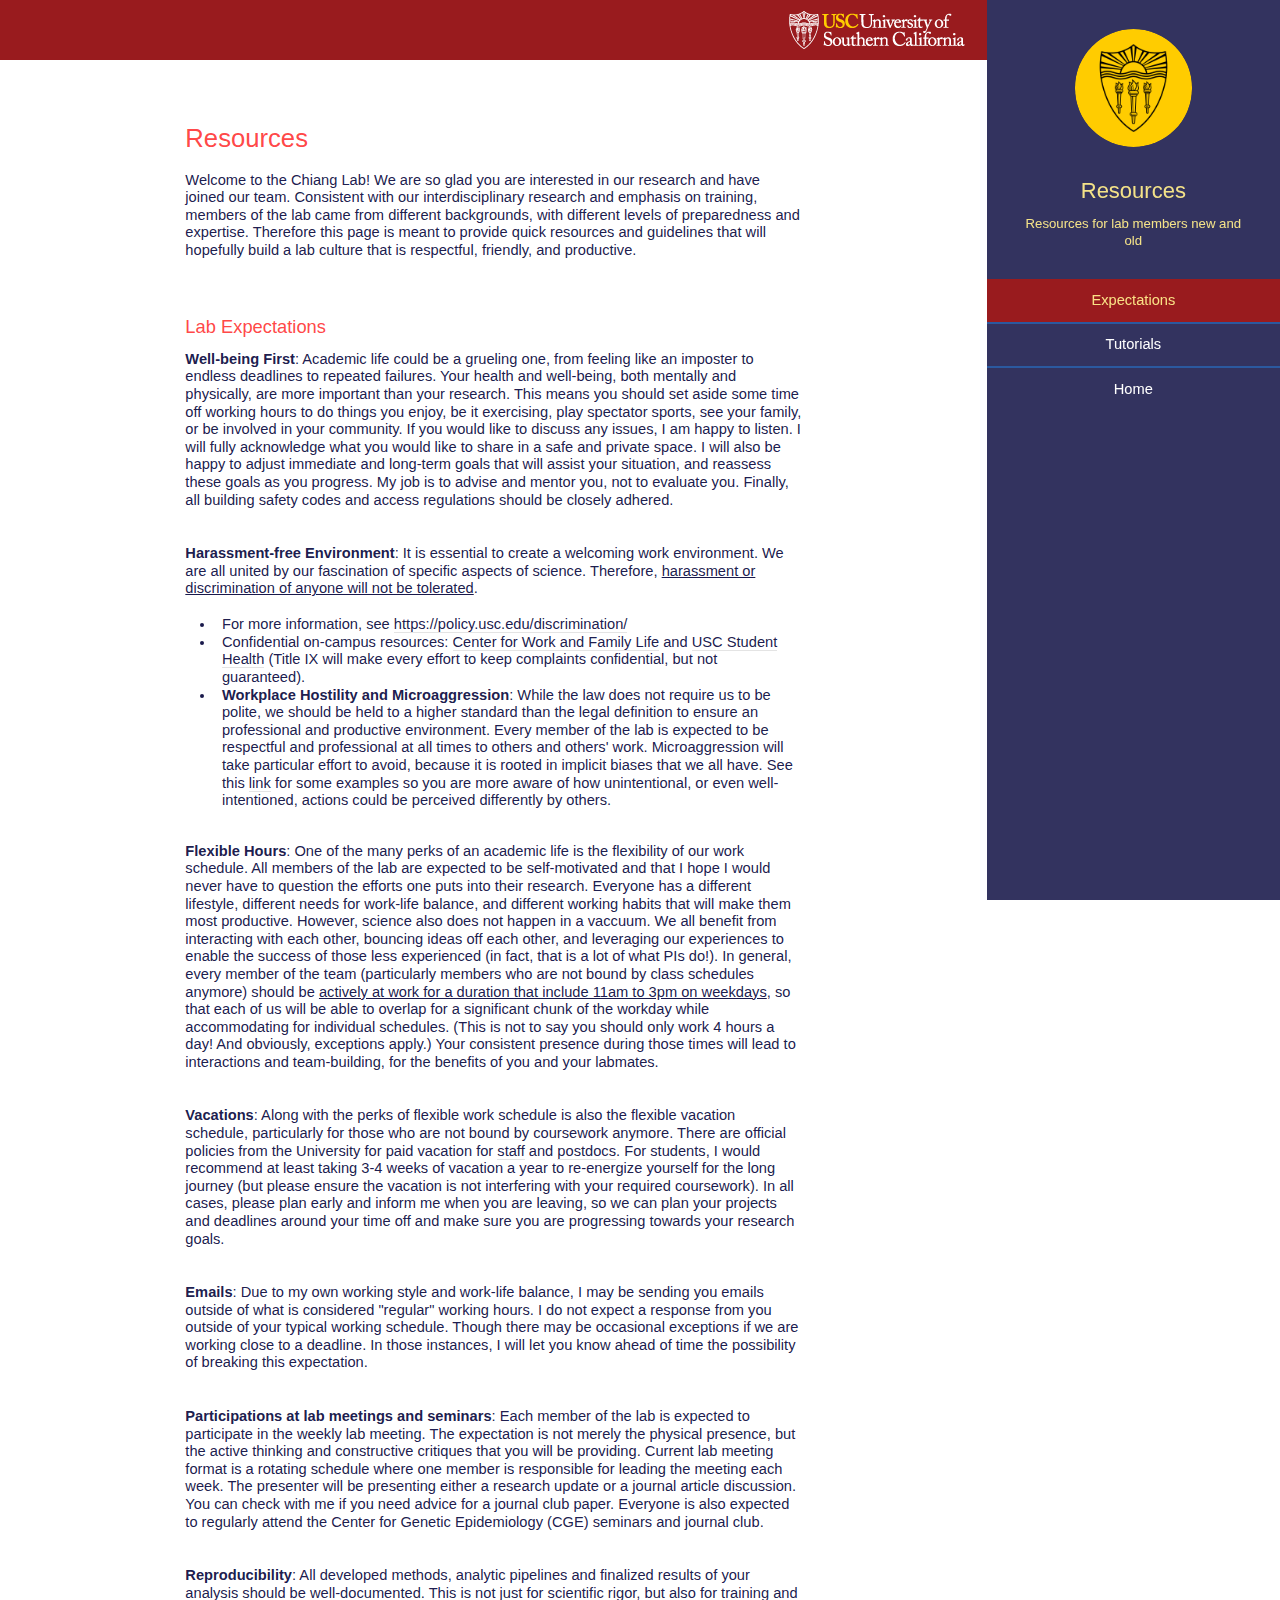
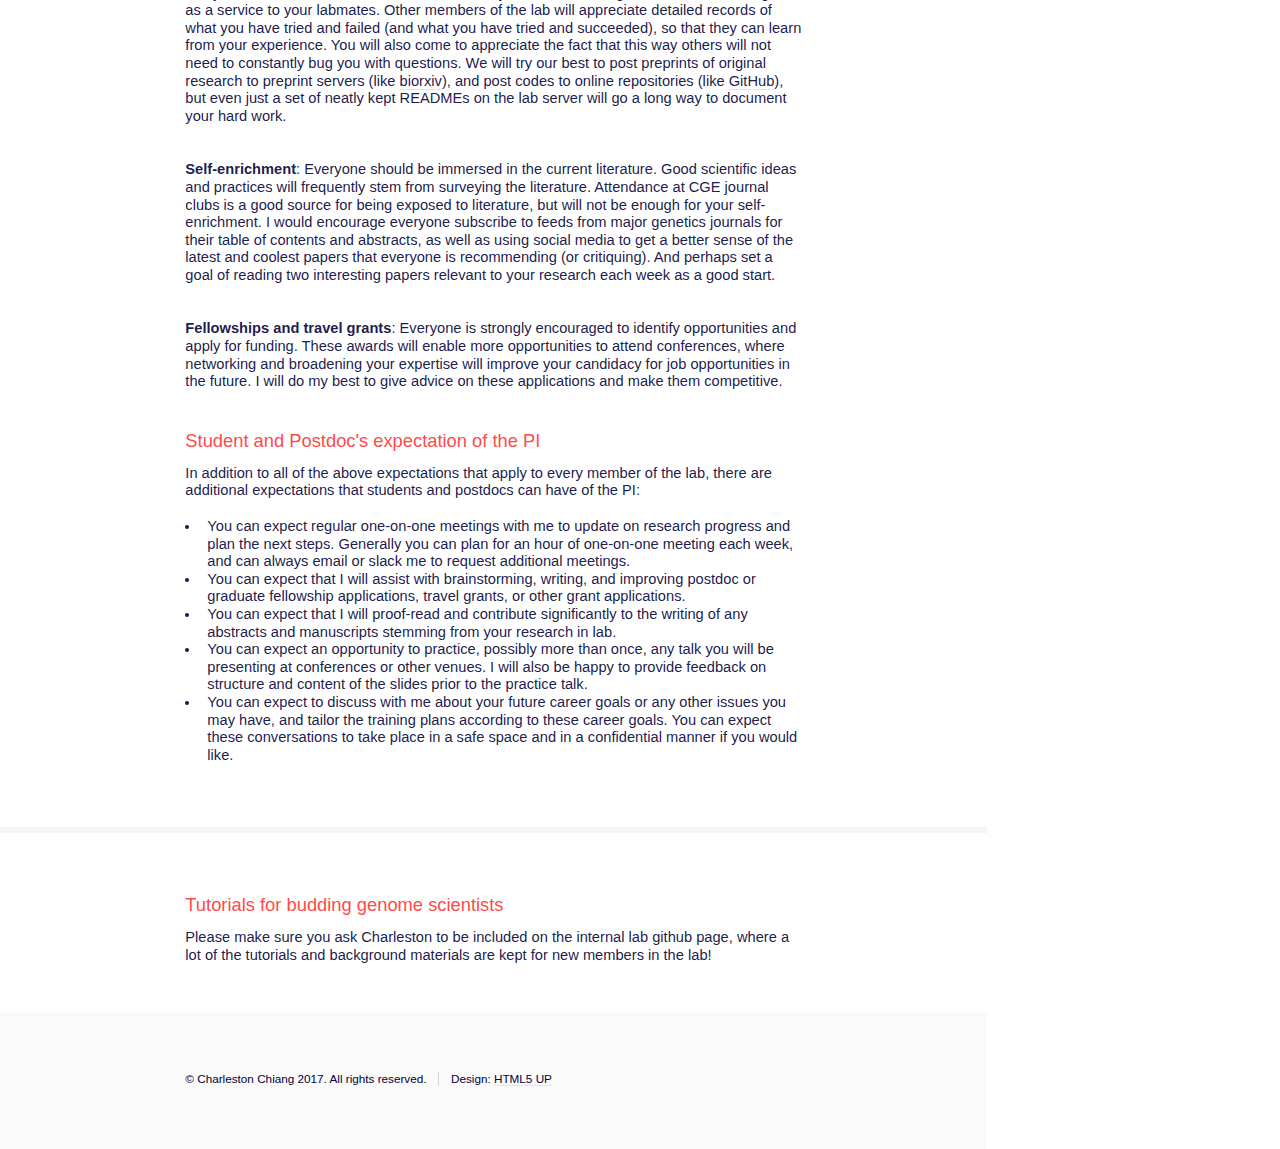
<file: resources.html>
<!DOCTYPE HTML>
<html lang="en">
<!--
	Read Only by HTML5 UP
	html5up.net | @ajlkn
	Free for personal and commercial use under the CCA 3.0 license (html5up.net/license)
-->
<html>
	<head>
		<title>Resources</title>
		<meta charset="utf-8" />
		<meta name="viewport" content="width=device-width, initial-scale=1" />
		<!--[if lte IE 8]><script src="assets/js/ie/html5shiv.js"></script><![endif]-->
		<link rel="stylesheet" href="assets/css/main.css" />
		<!--[if lte IE 8]><link rel="stylesheet" href="assets/css/ie8.css" /><![endif]-->
	</head>
	<body>

		<!-- Header -->
			<section id="header">
				<header>
					<span class="image avatar"><img src="img/Regular_Use_Shield_BlackOnGold.jpg" alt="" /></span>
					<h1 id="logo">Resources</h1>
					<p>Resources for lab members new and old</p>
				</header>
				<nav id="nav">
					<ul>
						<li><a href="#current" class="active">Expectations</a></li>
						<li><a href="#tutorials">Tutorials</a></li>
						<li><a href="index.html">Home</a></li>
					</ul>
				</nav>
			</section>

		<!-- Wrapper -->
			<div id="wrapper">

			  <h1 id="usclogo"><a href="https://www.usc.edu">usc</a></h1>
					  
			  <!-- Main -->
					<div id="main">
					  
					<!-- Header -->
					<section id="current"> 
					<div class="container">
					  <h3>Resources</h3>
					  <p>Welcome to the Chiang Lab! We are so glad you are interested in our research and have joined our team. Consistent with our interdisciplinary research and emphasis on training, members of the lab came from different backgrounds, with different levels of preparedness and expertise. Therefore this page is meant to provide quick resources and guidelines that will hopefully build a lab culture that is respectful, friendly, and productive.</p></br></br>
					  
					<!-- Lab Expectations -->
					  <h4>Lab Expectations</h4>
					  <p><b>Well-being First</b>: Academic life could be a grueling one, from feeling like an imposter to endless deadlines to repeated failures. Your health and well-being, both mentally and physically, are more important than your research. This means you should set aside some time off working hours to do things you enjoy, be it exercising, play spectator sports, see your family, or be involved in your community. If you would like to discuss any issues, I am happy to listen. I will fully acknowledge what you would like to share in a safe and private space. I will also be happy to adjust immediate and long-term goals that will assist your situation, and reassess these goals as you progress. My job is to advise and mentor you, not to evaluate you. Finally, all building safety codes and access regulations should be closely adhered.</p></br>
					  <!-- <p><b>Harassment-free Environment</b>: It is essential to create an inclusive and welcoming work environment. We are all united by our fascination of specific aspects of science, which do not exclude based on attributes such as race, citizenship, religion, political affiliations, gender identity or expression, sexual orientation, disability status, pregnancy, physical appearance or body size, etc. Therefore, <u>harassment or discrimination of anyone, based on any of the above protected characteristics and more, will not be tolerated</u>. -->
					  <p><b>Harassment-free Environment</b>: It is essential to create a welcoming work environment. We are all united by our fascination of specific aspects of science. Therefore, <u>harassment or discrimination of anyone will not be tolerated</u>.
					  <ul><ul>
					    <li>For more information, see <a href="https://policy.usc.edu/discrimination/" target="_blank">https://policy.usc.edu/discrimination/</a></li>
					    <li>Confidential on-campus resources: <a href="https://employees.usc.edu/work-family-life/" target="_blank">Center for Work and Family Life</a> and <a href="https://studenthealth.usc.edu/sexual-assault/" target="_blank">USC Student Health</a> (Title IX will make every effort to keep complaints confidential, but not guaranteed).</li>
					    <li><b>Workplace Hostility and Microaggression</b>: While the law does not require us to be polite, we should be held to a higher standard than the legal definition to ensure an professional and productive environment. Every member of the lab is expected to be respectful and professional at all times to others and others' work. Microaggression will take particular effort to avoid, because it is rooted in implicit biases that we all have. See this <a href="https://www.psychologytoday.com/us/blog/microaggressions-in-everyday-life/201011/microaggressions-more-just-race" target="_blank">link</a> for some examples so you are more aware of how unintentional, or even well-intentioned, actions could be perceived differently by others.</li>
					  </ul></ul>
					  </p>
					
					  <p><b>Flexible Hours</b>: One of the many perks of an academic life is the flexibility of our work schedule. All members of the lab are expected to be self-motivated and that I hope I would never have to question the efforts one puts into their research. Everyone has a different lifestyle, different needs for work-life balance, and different working habits that will make them most productive. However, science also does not happen in a vaccuum. We all benefit from interacting with each other, bouncing ideas off each other, and leveraging our experiences to enable the success of those less experienced (in fact, that is a lot of what PIs do!). In general, every member of the team (particularly members who are not bound by class schedules anymore) should be <u>actively at work for a duration that include 11am to 3pm on weekdays</u>, so that each of us will be able to overlap for a significant chunk of the workday while accommodating for individual schedules. (This is not to say you should only work 4 hours a day! And obviously, exceptions apply.) Your consistent presence during those times will lead to interactions and team-building, for the benefits of you and your labmates.</p></br>
					  <p><b>Vacations</b>: Along with the perks of flexible work schedule is also the flexible vacation schedule, particularly for those who are not bound by coursework anymore. There are official policies from the University for paid vacation for <a href="https://policy.usc.edu/vacation/" target="_blank">staff</a> and <a href="https://policy.usc.edu/postdoctoral-scholars/" target="_blank">postdocs</a>. For students, I would recommend at least taking 3-4 weeks of vacation a year to re-energize yourself for the long journey (but please ensure the vacation is not interfering with your required coursework). In all cases, please plan early and inform me when you are leaving, so we can plan your projects and deadlines around your time off and make sure you are progressing towards your research goals.</p></br>
					  <p><b>Emails</b>: Due to my own working style and work-life balance, I may be sending you emails outside of what is considered "regular" working hours. I do not expect a response from you outside of your typical working schedule. Though there may be occasional exceptions if we are working close to a deadline. In those instances, I will let you know ahead of time the possibility of breaking this expectation.</p></br>
					  <p><b>Participations at lab meetings and seminars</b>: Each member of the lab is expected to participate in the weekly lab meeting. The expectation is not merely the physical presence, but the active thinking and constructive critiques that you will be providing. Current lab meeting format is a rotating schedule where one member is responsible for leading the meeting each week. The presenter will be presenting either a research update or a journal article discussion. You can check with me if you need advice for a journal club paper. Everyone is also expected to regularly attend the Center for Genetic Epidemiology (CGE) seminars and journal club.</p></br>

<p><b>Reproducibility</b>: All developed methods, analytic pipelines and finalized results of your analysis should be well-documented. This is not just for scientific rigor, but also for training and as a service to your labmates. Other members of the lab will appreciate detailed records of what you have tried and failed (and what you have tried and succeeded), so that they can learn from your experience. You will also come to appreciate the fact that this way others will not need to constantly bug you with questions. We will try our best to post preprints of original research to preprint servers (like <a href="http://www.biorxiv.org/" target="_blank">biorxiv</a>), and post codes to online repositories (like <a href="http://www.github.com/" target="_blank">GitHub</a>), but even just a set of neatly kept READMEs on the lab server will go a long way to document your hard work.</p></br>

<p><b>Self-enrichment</b>: Everyone should be immersed in the current literature. Good scientific ideas and practices will frequently stem from surveying the literature. Attendance at CGE journal clubs is a good source for being exposed to literature, but will not be enough for your self-enrichment. I would encourage everyone subscribe to feeds from major genetics journals for their table of contents and abstracts, as well as using social media to get a better sense of the latest and coolest papers that everyone is recommending (or critiquing). And perhaps set a goal of reading two interesting papers relevant to your research each week as a good start.</p></br>

<p><b>Fellowships and travel grants</b>: Everyone is strongly encouraged to identify opportunities and apply for funding. These awards will enable more opportunities to attend conferences, where networking and broadening your expertise will improve your candidacy for job opportunities in the future. I will do my best to give advice on these applications and make them competitive.</p></br>

					<!-- Students' expectation of Me -->	
					  <h4>Student and Postdoc's expectation of the PI</h4>
<p>In addition to all of the above expectations that apply to every member of the lab, there are additional expectations that students and postdocs can have of the PI:</p>
<ul>
  <li>You can expect regular one-on-one meetings with me to update on research progress and plan the next steps. Generally you can plan for an hour of one-on-one meeting each week, and can always email or slack me to request additional meetings.</li>
  <li>You can expect that I will assist with brainstorming, writing, and improving postdoc or graduate fellowship applications, travel grants, or other grant applications.</li>
  <li>You can expect that I will proof-read and contribute significantly to the writing of any abstracts and manuscripts stemming from your research in lab.</li>
  <li>You can expect an opportunity to practice, possibly more than once, any talk you will be presenting at conferences or other venues. I will also be happy to provide feedback on structure and content of the slides prior to the practice talk.</li>
  <li>You can expect to discuss with me about your future career goals or any other issues you may have, and tailor the training plans according to these career goals. You can expect these conversations to take place in a safe space and in a confidential manner if you would like.</li>
</ul>

</div>
</section>


					<section id="tutorials">
					<div class="container">
					  <h4>Tutorials for budding genome scientists</h4>
					  <p>Please make sure you ask Charleston to be included on the internal lab github page, where a lot of the tutorials and background materials are kept for new members in the lab!</p>
<!--					  <p><a href="http://sergheimangul.com" target="_blank">Serghei Mangul</a>, a faculty at the School of Pharmacy, has a great <a href="https://github.com/QCB-Collaboratory/W1.UNIX.command.line/wiki" target="_blank">UNIX tutorial</a> if you are not familiar with the UNIX environment. Please start with familiarizing yourself with this, but you can ignore the last bit on using high performance computing cluster (HPCC), which uses UCLA's hoffman cluster.</p>
					  <p>For an introduction to USC's own HPCC system, please follow the tutorial that Minhui has put together, linked <a href="doc/Intro_to_Slurm.pdf" target="_blank">here</a>.</p> -->
					  
					</div>
					</section>

								

					</div>

				<!-- Footer -->
					<section id="footer">
						<div class="container">
							<ul class="copyright">
								<li><font color="#000037">&copy; Charleston Chiang 2017. All rights reserved.</li><li>Design: <a href="http://html5up.net">HTML5 UP</a></font></li>
							</ul>
						</div>
					</section>

			</div>

		<!-- Scripts -->
			<script src="assets/js/jquery.min.js"></script>
			<script src="assets/js/jquery.scrollzer.min.js"></script>
			<script src="assets/js/jquery.scrolly.min.js"></script>
			<script src="assets/js/skel.min.js"></script>
			<script src="assets/js/util.js"></script>
			<!--[if lte IE 8]><script src="assets/js/ie/respond.min.js"></script><![endif]-->
			<script src="assets/js/main.js"></script>



		<!-- Start of StatCounter Code for Default Guide -->
			<script type="text/javascript">
			var sc_project=11576907; 
			var sc_invisible=1; 
			var sc_security="4cde62bc"; 
			var scJsHost = (("https:" == document.location.protocol) ?
			"https://secure." : "http://www.");
			document.write("<sc"+"ript type='text/javascript' src='" +
			scJsHost+
			"statcounter.com/counter/counter.js'></"+"script>");
			</script>
			<noscript><div class="statcounter"><a title="Web Analytics
			  Made Easy - StatCounter" href="http://statcounter.com/"
			  target="_blank"><img class="statcounter"
			  src="//c.statcounter.com/11576907/0/4cde62bc/1/" alt="Web
			  Analytics Made Easy - StatCounter"></a></div></noscript>
		<!-- End of StatCounter Code for Default Guide -->
	</body>
</html>
</file>
<file: assets/css/ie8.css>
/*
	Read Only by HTML5 UP
	html5up.net | @ajlkn
	Free for personal and commercial use under the CCA 3.0 license (html5up.net/license)
*/

/* Basic */

	code,
	input[type="text"],
	input[type="password"],
	input[type="email"],
	select,
	textarea,
	.box,
	.image,
	.image img,
	input[type="submit"],
	input[type="reset"],
	input[type="button"],
	.button {
		position: relative;
		-ms-behavior: url("assets/js/ie/PIE.htc");
	}

/* Form */

	input[type="text"],
	input[type="password"],
	input[type="email"],
	select {
		line-height: 2.75em;
	}

	input[type="checkbox"],
	input[type="radio"] {
		-moz-appearance: normal;
		-webkit-appearance: normal;
		-ms-appearance: normal;
		appearance: normal;
	}

		input[type="checkbox"] + label,
		input[type="radio"] + label {
			padding: 0 0 0 1.5em;
		}

			input[type="checkbox"] + label:before,
			input[type="radio"] + label:before {
				display: none;
			}

/* Button */

	input[type="submit"].alt,
	input[type="reset"].alt,
	input[type="button"].alt,
	.button.alt {
		border: solid 2px #e4e4e4;
	}
</file>
<file: assets/css/main.css>
@import url("font-awesome.min.css");
@import url("https://fonts.googleapis.com/css?family=Lato:400,400italic,700,700italic|Source+Code+Pro:400");

/*
	Read Only by HTML5 UP
	html5up.net | @ajlkn
	Free for personal and commercial use under the CCA 3.0 license (html5up.net/license)
*/

/* Reset */

	html, body, div, span, applet, object, iframe, h1, h2, h3, h4, h5, h6, p, blockquote, pre, a, abbr, acronym, address, big, cite, code, del, dfn, em, img, ins, kbd, q, s, samp, small, strike, strong, sub, sup, tt, var, b, u, i, center, dl, dt, dd, ol, ul, li, fieldset, form, label, legend, table, caption, tbody, tfoot, thead, tr, th, td, article, aside, canvas, details, embed, figure, figcaption, footer, header, hgroup, menu, nav, output, ruby, section, summary, time, mark, audio, video {
		margin: 0;
		padding: 0;
		border: 0;
		font-size: 100%;
		font: inherit;
		vertical-align: baseline;
	}

	article, aside, details, figcaption, figure, footer, header, hgroup, menu, nav, section {
		display: block;
	}

	body {
		line-height: 1;
	}

	ol, ul {
		list-style: none;
	}

	blockquote, q {
		quotes: none;
	}

	blockquote:before, blockquote:after, q:before, q:after {
		content: '';
		content: none;
	}

	table {
		border-collapse: collapse;
		border-spacing: 0;
	}

	body {
	    -webkit-text-size-adjust: none;
	    -webkit-font-smoothing: antialiased; /* added 4/21/2024 */
	}

/* Box Model */

	*, *:before, *:after {
		-moz-box-sizing: border-box;
		-webkit-box-sizing: border-box;
		box-sizing: border-box;
	}

/* Containers */

	.container {
		margin-left: auto;
		margin-right: auto;
	}

	.container.\31 25\25 {
		width: 100%;
		max-width: 56.25em;
		min-width: 45em;
	}

	.container.\37 5\25 {
		width: 33.75em;
	}

	.container.\35 0\25 {
		width: 22.5em;
	}

	.container.\32 5\25 {
		width: 11.25em;
	}

	.container {
		width: 45em;
	}

	@media screen and (max-width: 1680px) {

		.container.\31 25\25 {
			width: 100%;
			max-width: 56.25em;
			min-width: 45em;
		}

		.container.\37 5\25 {
			width: 33.75em;
		}

		.container.\35 0\25 {
			width: 22.5em;
		}

		.container.\32 5\25 {
			width: 11.25em;
		}

		.container {
			width: 45em;
		}

	}

	@media screen and (max-width: 1280px) {

		.container.\31 25\25 {
			width: 100%;
			max-width: 52.5em;
			min-width: 42em;
		}

		.container.\37 5\25 {
			width: 31.5em;
		}

		.container.\35 0\25 {
			width: 21em;
		}

		.container.\32 5\25 {
			width: 10.5em;
		}

		.container {
			width: 42em;
		}

	}

	@media screen and (max-width: 1024px) {

		.container.\31 25\25 {
			width: 100%;
			max-width: 106.25%;
			min-width: 85%;
		}

		.container.\37 5\25 {
			width: 63.75%;
		}

		.container.\35 0\25 {
			width: 42.5%;
		}

		.container.\32 5\25 {
			width: 21.25%;
		}

		.container {
			width: 85% !important;
		}

	}

	@media screen and (max-width: 736px) {

		.container.\31 25\25 {
			width: 100%;
			max-width: 112.5%;
			min-width: 90%;
		}

		.container.\37 5\25 {
			width: 67.5%;
		}

		.container.\35 0\25 {
			width: 45%;
		}

		.container.\32 5\25 {
			width: 22.5%;
		}

		.container {
			width: 90% !important;
		}

	}

	@media screen and (max-width: 480px) {

		.container.\31 25\25 {
			width: 100%;
			max-width: 112.5%;
			min-width: 90%;
		}

		.container.\37 5\25 {
			width: 67.5%;
		}

		.container.\35 0\25 {
			width: 45%;
		}

		.container.\32 5\25 {
			width: 22.5%;
		}

		.container {
			width: 90% !important;
		}

	}

/* Grid */

	.row {
		border-bottom: solid 1px transparent;
		-moz-box-sizing: border-box;
		-webkit-box-sizing: border-box;
		box-sizing: border-box;
	}

	.row > * {
		float: left;
		-moz-box-sizing: border-box;
		-webkit-box-sizing: border-box;
		box-sizing: border-box;
	}

	.row:after, .row:before {
		content: '';
		display: block;
		clear: both;
		height: 0;
	}

	.row.uniform > * > :first-child {
		margin-top: 0;
	}

	.row.uniform > * > :last-child {
		margin-bottom: 0;
	}

	.row.\30 \25 > * {
		padding: 0 0 0 0em;
	}

	.row.\30 \25 {
		margin: 0 0 -1px 0em;
	}

	.row.uniform.\30 \25 > * {
		padding: 0em 0 0 0em;
	}

	.row.uniform.\30 \25 {
		margin: 0em 0 -1px 0em;
	}

	.row > * {
		padding: 0 0 0 2em;
	}

	.row {
		margin: 0 0 -1px -2em;
	}

	.row.uniform > * {
		padding: 2em 0 0 2em;
	}

	.row.uniform {
		margin: -2em 0 -1px -2em;
	}

	.row.\32 00\25 > * {
		padding: 0 0 0 4em;
	}

	.row.\32 00\25 {
		margin: 0 0 -1px -4em;
	}

	.row.uniform.\32 00\25 > * {
		padding: 4em 0 0 4em;
	}

	.row.uniform.\32 00\25 {
		margin: -4em 0 -1px -4em;
	}

	.row.\31 50\25 > * {
		padding: 0 0 0 3em;
	}

	.row.\31 50\25 {
		margin: 0 0 -1px -3em;
	}

	.row.uniform.\31 50\25 > * {
		padding: 3em 0 0 3em;
	}

	.row.uniform.\31 50\25 {
		margin: -3em 0 -1px -3em;
	}

	.row.\35 0\25 > * {
		padding: 0 0 0 1em;
	}

	.row.\35 0\25 {
		margin: 0 0 -1px -1em;
	}

	.row.uniform.\35 0\25 > * {
		padding: 1em 0 0 1em;
	}

	.row.uniform.\35 0\25 {
		margin: -1em 0 -1px -1em;
	}

	.row.\32 5\25 > * {
		padding: 0 0 0 0.5em;
	}

	.row.\32 5\25 {
		margin: 0 0 -1px -0.5em;
	}

	.row.uniform.\32 5\25 > * {
		padding: 0.5em 0 0 0.5em;
	}

	.row.uniform.\32 5\25 {
		margin: -0.5em 0 -1px -0.5em;
	}

	.\31 2u, .\31 2u\24 {
		width: 100%;
		clear: none;
		margin-left: 0;
	}

	.\31 1u, .\31 1u\24 {
		width: 91.6666666667%;
		clear: none;
		margin-left: 0;
	}

	.\31 0u, .\31 0u\24 {
		width: 83.3333333333%;
		clear: none;
		margin-left: 0;
	}

	.\39 u, .\39 u\24 {
		width: 75%;
		clear: none;
		margin-left: 0;
	}

	.\38 u, .\38 u\24 {
		width: 66.6666666667%;
		clear: none;
		margin-left: 0;
	}

	.\37 u, .\37 u\24 {
		width: 58.3333333333%;
		clear: none;
		margin-left: 0;
	}

	.\36 u, .\36 u\24 {
		width: 50%;
		clear: none;
		margin-left: 0;
	}

	.\35 u, .\35 u\24 {
		width: 41.6666666667%;
		clear: none;
		margin-left: 0;
	}

	.\34 u, .\34 u\24 {
		width: 33.3333333333%;
		clear: none;
		margin-left: 0;
	}

	.\33 u, .\33 u\24 {
		width: 25%;
		clear: none;
		margin-left: 0;
	}

	.\32 u, .\32 u\24 {
		width: 16.6666666667%;
		clear: none;
		margin-left: 0;
	}

	.\31 u, .\31 u\24 {
		width: 8.3333333333%;
		clear: none;
		margin-left: 0;
	}

	.\31 2u\24 + *,
	.\31 1u\24 + *,
	.\31 0u\24 + *,
	.\39 u\24 + *,
	.\38 u\24 + *,
	.\37 u\24 + *,
	.\36 u\24 + *,
	.\35 u\24 + *,
	.\34 u\24 + *,
	.\33 u\24 + *,
	.\32 u\24 + *,
	.\31 u\24 + * {
		clear: left;
	}

	.\-11u {
		margin-left: 91.66667%;
	}

	.\-10u {
		margin-left: 83.33333%;
	}

	.\-9u {
		margin-left: 75%;
	}

	.\-8u {
		margin-left: 66.66667%;
	}

	.\-7u {
		margin-left: 58.33333%;
	}

	.\-6u {
		margin-left: 50%;
	}

	.\-5u {
		margin-left: 41.66667%;
	}

	.\-4u {
		margin-left: 33.33333%;
	}

	.\-3u {
		margin-left: 25%;
	}

	.\-2u {
		margin-left: 16.66667%;
	}

	.\-1u {
		margin-left: 8.33333%;
	}

	@media screen and (max-width: 1680px) {

		.row > * {
			padding: 0 0 0 2em;
		}

		.row {
			margin: 0 0 -1px -2em;
		}

		.row.uniform > * {
			padding: 2em 0 0 2em;
		}

		.row.uniform {
			margin: -2em 0 -1px -2em;
		}

		.row.\32 00\25 > * {
			padding: 0 0 0 4em;
		}

		.row.\32 00\25 {
			margin: 0 0 -1px -4em;
		}

		.row.uniform.\32 00\25 > * {
			padding: 4em 0 0 4em;
		}

		.row.uniform.\32 00\25 {
			margin: -4em 0 -1px -4em;
		}

		.row.\31 50\25 > * {
			padding: 0 0 0 3em;
		}

		.row.\31 50\25 {
			margin: 0 0 -1px -3em;
		}

		.row.uniform.\31 50\25 > * {
			padding: 3em 0 0 3em;
		}

		.row.uniform.\31 50\25 {
			margin: -3em 0 -1px -3em;
		}

		.row.\35 0\25 > * {
			padding: 0 0 0 1em;
		}

		.row.\35 0\25 {
			margin: 0 0 -1px -1em;
		}

		.row.uniform.\35 0\25 > * {
			padding: 1em 0 0 1em;
		}

		.row.uniform.\35 0\25 {
			margin: -1em 0 -1px -1em;
		}

		.row.\32 5\25 > * {
			padding: 0 0 0 0.5em;
		}

		.row.\32 5\25 {
			margin: 0 0 -1px -0.5em;
		}

		.row.uniform.\32 5\25 > * {
			padding: 0.5em 0 0 0.5em;
		}

		.row.uniform.\32 5\25 {
			margin: -0.5em 0 -1px -0.5em;
		}

		.\31 2u\28xlarge\29, .\31 2u\24\28xlarge\29 {
			width: 100%;
			clear: none;
			margin-left: 0;
		}

		.\31 1u\28xlarge\29, .\31 1u\24\28xlarge\29 {
			width: 91.6666666667%;
			clear: none;
			margin-left: 0;
		}

		.\31 0u\28xlarge\29, .\31 0u\24\28xlarge\29 {
			width: 83.3333333333%;
			clear: none;
			margin-left: 0;
		}

		.\39 u\28xlarge\29, .\39 u\24\28xlarge\29 {
			width: 75%;
			clear: none;
			margin-left: 0;
		}

		.\38 u\28xlarge\29, .\38 u\24\28xlarge\29 {
			width: 66.6666666667%;
			clear: none;
			margin-left: 0;
		}

		.\37 u\28xlarge\29, .\37 u\24\28xlarge\29 {
			width: 58.3333333333%;
			clear: none;
			margin-left: 0;
		}

		.\36 u\28xlarge\29, .\36 u\24\28xlarge\29 {
			width: 50%;
			clear: none;
			margin-left: 0;
		}

		.\35 u\28xlarge\29, .\35 u\24\28xlarge\29 {
			width: 41.6666666667%;
			clear: none;
			margin-left: 0;
		}

		.\34 u\28xlarge\29, .\34 u\24\28xlarge\29 {
			width: 33.3333333333%;
			clear: none;
			margin-left: 0;
		}

		.\33 u\28xlarge\29, .\33 u\24\28xlarge\29 {
			width: 25%;
			clear: none;
			margin-left: 0;
		}

		.\32 u\28xlarge\29, .\32 u\24\28xlarge\29 {
			width: 16.6666666667%;
			clear: none;
			margin-left: 0;
		}

		.\31 u\28xlarge\29, .\31 u\24\28xlarge\29 {
			width: 8.3333333333%;
			clear: none;
			margin-left: 0;
		}

		.\31 2u\24\28xlarge\29 + *,
		.\31 1u\24\28xlarge\29 + *,
		.\31 0u\24\28xlarge\29 + *,
		.\39 u\24\28xlarge\29 + *,
		.\38 u\24\28xlarge\29 + *,
		.\37 u\24\28xlarge\29 + *,
		.\36 u\24\28xlarge\29 + *,
		.\35 u\24\28xlarge\29 + *,
		.\34 u\24\28xlarge\29 + *,
		.\33 u\24\28xlarge\29 + *,
		.\32 u\24\28xlarge\29 + *,
		.\31 u\24\28xlarge\29 + * {
			clear: left;
		}

		.\-11u\28xlarge\29 {
			margin-left: 91.66667%;
		}

		.\-10u\28xlarge\29 {
			margin-left: 83.33333%;
		}

		.\-9u\28xlarge\29 {
			margin-left: 75%;
		}

		.\-8u\28xlarge\29 {
			margin-left: 66.66667%;
		}

		.\-7u\28xlarge\29 {
			margin-left: 58.33333%;
		}

		.\-6u\28xlarge\29 {
			margin-left: 50%;
		}

		.\-5u\28xlarge\29 {
			margin-left: 41.66667%;
		}

		.\-4u\28xlarge\29 {
			margin-left: 33.33333%;
		}

		.\-3u\28xlarge\29 {
			margin-left: 25%;
		}

		.\-2u\28xlarge\29 {
			margin-left: 16.66667%;
		}

		.\-1u\28xlarge\29 {
			margin-left: 8.33333%;
		}

	}

	@media screen and (max-width: 1280px) {

		.row > * {
			padding: 0 0 0 1.5em;
		}

		.row {
			margin: 0 0 -1px -1.5em;
		}

		.row.uniform > * {
			padding: 1.5em 0 0 1.5em;
		}

		.row.uniform {
			margin: -1.5em 0 -1px -1.5em;
		}

		.row.\32 00\25 > * {
			padding: 0 0 0 3em;
		}

		.row.\32 00\25 {
			margin: 0 0 -1px -3em;
		}

		.row.uniform.\32 00\25 > * {
			padding: 3em 0 0 3em;
		}

		.row.uniform.\32 00\25 {
			margin: -3em 0 -1px -3em;
		}

		.row.\31 50\25 > * {
			padding: 0 0 0 2.25em;
		}

		.row.\31 50\25 {
			margin: 0 0 -1px -2.25em;
		}

		.row.uniform.\31 50\25 > * {
			padding: 2.25em 0 0 2.25em;
		}

		.row.uniform.\31 50\25 {
			margin: -2.25em 0 -1px -2.25em;
		}

		.row.\35 0\25 > * {
			padding: 0 0 0 0.75em;
		}

		.row.\35 0\25 {
			margin: 0 0 -1px -0.75em;
		}

		.row.uniform.\35 0\25 > * {
			padding: 0.75em 0 0 0.75em;
		}

		.row.uniform.\35 0\25 {
			margin: -0.75em 0 -1px -0.75em;
		}

		.row.\32 5\25 > * {
			padding: 0 0 0 0.375em;
		}

		.row.\32 5\25 {
			margin: 0 0 -1px -0.375em;
		}

		.row.uniform.\32 5\25 > * {
			padding: 0.375em 0 0 0.375em;
		}

		.row.uniform.\32 5\25 {
			margin: -0.375em 0 -1px -0.375em;
		}

		.\31 2u\28large\29, .\31 2u\24\28large\29 {
			width: 100%;
			clear: none;
			margin-left: 0;
		}

		.\31 1u\28large\29, .\31 1u\24\28large\29 {
			width: 91.6666666667%;
			clear: none;
			margin-left: 0;
		}

		.\31 0u\28large\29, .\31 0u\24\28large\29 {
			width: 83.3333333333%;
			clear: none;
			margin-left: 0;
		}

		.\39 u\28large\29, .\39 u\24\28large\29 {
			width: 75%;
			clear: none;
			margin-left: 0;
		}

		.\38 u\28large\29, .\38 u\24\28large\29 {
			width: 66.6666666667%;
			clear: none;
			margin-left: 0;
		}

		.\37 u\28large\29, .\37 u\24\28large\29 {
			width: 58.3333333333%;
			clear: none;
			margin-left: 0;
		}

		.\36 u\28large\29, .\36 u\24\28large\29 {
			width: 50%;
			clear: none;
			margin-left: 0;
		}

		.\35 u\28large\29, .\35 u\24\28large\29 {
			width: 41.6666666667%;
			clear: none;
			margin-left: 0;
		}

		.\34 u\28large\29, .\34 u\24\28large\29 {
			width: 33.3333333333%;
			clear: none;
			margin-left: 0;
		}

		.\33 u\28large\29, .\33 u\24\28large\29 {
			width: 25%;
			clear: none;
			margin-left: 0;
		}

		.\32 u\28large\29, .\32 u\24\28large\29 {
			width: 16.6666666667%;
			clear: none;
			margin-left: 0;
		}

		.\31 u\28large\29, .\31 u\24\28large\29 {
			width: 8.3333333333%;
			clear: none;
			margin-left: 0;
		}

		.\31 2u\24\28large\29 + *,
		.\31 1u\24\28large\29 + *,
		.\31 0u\24\28large\29 + *,
		.\39 u\24\28large\29 + *,
		.\38 u\24\28large\29 + *,
		.\37 u\24\28large\29 + *,
		.\36 u\24\28large\29 + *,
		.\35 u\24\28large\29 + *,
		.\34 u\24\28large\29 + *,
		.\33 u\24\28large\29 + *,
		.\32 u\24\28large\29 + *,
		.\31 u\24\28large\29 + * {
			clear: left;
		}

		.\-11u\28large\29 {
			margin-left: 91.66667%;
		}

		.\-10u\28large\29 {
			margin-left: 83.33333%;
		}

		.\-9u\28large\29 {
			margin-left: 75%;
		}

		.\-8u\28large\29 {
			margin-left: 66.66667%;
		}

		.\-7u\28large\29 {
			margin-left: 58.33333%;
		}

		.\-6u\28large\29 {
			margin-left: 50%;
		}

		.\-5u\28large\29 {
			margin-left: 41.66667%;
		}

		.\-4u\28large\29 {
			margin-left: 33.33333%;
		}

		.\-3u\28large\29 {
			margin-left: 25%;
		}

		.\-2u\28large\29 {
			margin-left: 16.66667%;
		}

		.\-1u\28large\29 {
			margin-left: 8.33333%;
		}

	}

	@media screen and (max-width: 1024px) {

		.row > * {
			padding: 0 0 0 1.5em;
		}

		.row {
			margin: 0 0 -1px -1.5em;
		}

		.row.uniform > * {
			padding: 1.5em 0 0 1.5em;
		}

		.row.uniform {
			margin: -1.5em 0 -1px -1.5em;
		}

		.row.\32 00\25 > * {
			padding: 0 0 0 3em;
		}

		.row.\32 00\25 {
			margin: 0 0 -1px -3em;
		}

		.row.uniform.\32 00\25 > * {
			padding: 3em 0 0 3em;
		}

		.row.uniform.\32 00\25 {
			margin: -3em 0 -1px -3em;
		}

		.row.\31 50\25 > * {
			padding: 0 0 0 2.25em;
		}

		.row.\31 50\25 {
			margin: 0 0 -1px -2.25em;
		}

		.row.uniform.\31 50\25 > * {
			padding: 2.25em 0 0 2.25em;
		}

		.row.uniform.\31 50\25 {
			margin: -2.25em 0 -1px -2.25em;
		}

		.row.\35 0\25 > * {
			padding: 0 0 0 0.75em;
		}

		.row.\35 0\25 {
			margin: 0 0 -1px -0.75em;
		}

		.row.uniform.\35 0\25 > * {
			padding: 0.75em 0 0 0.75em;
		}

		.row.uniform.\35 0\25 {
			margin: -0.75em 0 -1px -0.75em;
		}

		.row.\32 5\25 > * {
			padding: 0 0 0 0.375em;
		}

		.row.\32 5\25 {
			margin: 0 0 -1px -0.375em;
		}

		.row.uniform.\32 5\25 > * {
			padding: 0.375em 0 0 0.375em;
		}

		.row.uniform.\32 5\25 {
			margin: -0.375em 0 -1px -0.375em;
		}

		.\31 2u\28medium\29, .\31 2u\24\28medium\29 {
			width: 100%;
			clear: none;
			margin-left: 0;
		}

		.\31 1u\28medium\29, .\31 1u\24\28medium\29 {
			width: 91.6666666667%;
			clear: none;
			margin-left: 0;
		}

		.\31 0u\28medium\29, .\31 0u\24\28medium\29 {
			width: 83.3333333333%;
			clear: none;
			margin-left: 0;
		}

		.\39 u\28medium\29, .\39 u\24\28medium\29 {
			width: 75%;
			clear: none;
			margin-left: 0;
		}

		.\38 u\28medium\29, .\38 u\24\28medium\29 {
			width: 66.6666666667%;
			clear: none;
			margin-left: 0;
		}

		.\37 u\28medium\29, .\37 u\24\28medium\29 {
			width: 58.3333333333%;
			clear: none;
			margin-left: 0;
		}

		.\36 u\28medium\29, .\36 u\24\28medium\29 {
			width: 50%;
			clear: none;
			margin-left: 0;
		}

		.\35 u\28medium\29, .\35 u\24\28medium\29 {
			width: 41.6666666667%;
			clear: none;
			margin-left: 0;
		}

		.\34 u\28medium\29, .\34 u\24\28medium\29 {
			width: 33.3333333333%;
			clear: none;
			margin-left: 0;
		}

		.\33 u\28medium\29, .\33 u\24\28medium\29 {
			width: 25%;
			clear: none;
			margin-left: 0;
		}

		.\32 u\28medium\29, .\32 u\24\28medium\29 {
			width: 16.6666666667%;
			clear: none;
			margin-left: 0;
		}

		.\31 u\28medium\29, .\31 u\24\28medium\29 {
			width: 8.3333333333%;
			clear: none;
			margin-left: 0;
		}

		.\31 2u\24\28medium\29 + *,
		.\31 1u\24\28medium\29 + *,
		.\31 0u\24\28medium\29 + *,
		.\39 u\24\28medium\29 + *,
		.\38 u\24\28medium\29 + *,
		.\37 u\24\28medium\29 + *,
		.\36 u\24\28medium\29 + *,
		.\35 u\24\28medium\29 + *,
		.\34 u\24\28medium\29 + *,
		.\33 u\24\28medium\29 + *,
		.\32 u\24\28medium\29 + *,
		.\31 u\24\28medium\29 + * {
			clear: left;
		}

		.\-11u\28medium\29 {
			margin-left: 91.66667%;
		}

		.\-10u\28medium\29 {
			margin-left: 83.33333%;
		}

		.\-9u\28medium\29 {
			margin-left: 75%;
		}

		.\-8u\28medium\29 {
			margin-left: 66.66667%;
		}

		.\-7u\28medium\29 {
			margin-left: 58.33333%;
		}

		.\-6u\28medium\29 {
			margin-left: 50%;
		}

		.\-5u\28medium\29 {
			margin-left: 41.66667%;
		}

		.\-4u\28medium\29 {
			margin-left: 33.33333%;
		}

		.\-3u\28medium\29 {
			margin-left: 25%;
		}

		.\-2u\28medium\29 {
			margin-left: 16.66667%;
		}

		.\-1u\28medium\29 {
			margin-left: 8.33333%;
		}

	}

	@media screen and (max-width: 736px) {

		.row > * {
			padding: 0 0 0 1.25em;
		}

		.row {
			margin: 0 0 -1px -1.25em;
		}

		.row.uniform > * {
			padding: 1.25em 0 0 1.25em;
		}

		.row.uniform {
			margin: -1.25em 0 -1px -1.25em;
		}

		.row.\32 00\25 > * {
			padding: 0 0 0 2.5em;
		}

		.row.\32 00\25 {
			margin: 0 0 -1px -2.5em;
		}

		.row.uniform.\32 00\25 > * {
			padding: 2.5em 0 0 2.5em;
		}

		.row.uniform.\32 00\25 {
			margin: -2.5em 0 -1px -2.5em;
		}

		.row.\31 50\25 > * {
			padding: 0 0 0 1.875em;
		}

		.row.\31 50\25 {
			margin: 0 0 -1px -1.875em;
		}

		.row.uniform.\31 50\25 > * {
			padding: 1.875em 0 0 1.875em;
		}

		.row.uniform.\31 50\25 {
			margin: -1.875em 0 -1px -1.875em;
		}

		.row.\35 0\25 > * {
			padding: 0 0 0 0.625em;
		}

		.row.\35 0\25 {
			margin: 0 0 -1px -0.625em;
		}

		.row.uniform.\35 0\25 > * {
			padding: 0.625em 0 0 0.625em;
		}

		.row.uniform.\35 0\25 {
			margin: -0.625em 0 -1px -0.625em;
		}

		.row.\32 5\25 > * {
			padding: 0 0 0 0.3125em;
		}

		.row.\32 5\25 {
			margin: 0 0 -1px -0.3125em;
		}

		.row.uniform.\32 5\25 > * {
			padding: 0.3125em 0 0 0.3125em;
		}

		.row.uniform.\32 5\25 {
			margin: -0.3125em 0 -1px -0.3125em;
		}

		.\31 2u\28small\29, .\31 2u\24\28small\29 {
			width: 100%;
			clear: none;
			margin-left: 0;
		}

		.\31 1u\28small\29, .\31 1u\24\28small\29 {
			width: 91.6666666667%;
			clear: none;
			margin-left: 0;
		}

		.\31 0u\28small\29, .\31 0u\24\28small\29 {
			width: 83.3333333333%;
			clear: none;
			margin-left: 0;
		}

		.\39 u\28small\29, .\39 u\24\28small\29 {
			width: 75%;
			clear: none;
			margin-left: 0;
		}

		.\38 u\28small\29, .\38 u\24\28small\29 {
			width: 66.6666666667%;
			clear: none;
			margin-left: 0;
		}

		.\37 u\28small\29, .\37 u\24\28small\29 {
			width: 58.3333333333%;
			clear: none;
			margin-left: 0;
		}

		.\36 u\28small\29, .\36 u\24\28small\29 {
			width: 50%;
			clear: none;
			margin-left: 0;
		}

		.\35 u\28small\29, .\35 u\24\28small\29 {
			width: 41.6666666667%;
			clear: none;
			margin-left: 0;
		}

		.\34 u\28small\29, .\34 u\24\28small\29 {
			width: 33.3333333333%;
			clear: none;
			margin-left: 0;
		}

		.\33 u\28small\29, .\33 u\24\28small\29 {
			width: 25%;
			clear: none;
			margin-left: 0;
		}

		.\32 u\28small\29, .\32 u\24\28small\29 {
			width: 16.6666666667%;
			clear: none;
			margin-left: 0;
		}

		.\31 u\28small\29, .\31 u\24\28small\29 {
			width: 8.3333333333%;
			clear: none;
			margin-left: 0;
		}

		.\31 2u\24\28small\29 + *,
		.\31 1u\24\28small\29 + *,
		.\31 0u\24\28small\29 + *,
		.\39 u\24\28small\29 + *,
		.\38 u\24\28small\29 + *,
		.\37 u\24\28small\29 + *,
		.\36 u\24\28small\29 + *,
		.\35 u\24\28small\29 + *,
		.\34 u\24\28small\29 + *,
		.\33 u\24\28small\29 + *,
		.\32 u\24\28small\29 + *,
		.\31 u\24\28small\29 + * {
			clear: left;
		}

		.\-11u\28small\29 {
			margin-left: 91.66667%;
		}

		.\-10u\28small\29 {
			margin-left: 83.33333%;
		}

		.\-9u\28small\29 {
			margin-left: 75%;
		}

		.\-8u\28small\29 {
			margin-left: 66.66667%;
		}

		.\-7u\28small\29 {
			margin-left: 58.33333%;
		}

		.\-6u\28small\29 {
			margin-left: 50%;
		}

		.\-5u\28small\29 {
			margin-left: 41.66667%;
		}

		.\-4u\28small\29 {
			margin-left: 33.33333%;
		}

		.\-3u\28small\29 {
			margin-left: 25%;
		}

		.\-2u\28small\29 {
			margin-left: 16.66667%;
		}

		.\-1u\28small\29 {
			margin-left: 8.33333%;
		}

	}

	@media screen and (max-width: 480px) {

		.row > * {
			padding: 0 0 0 1.25em;
		}

		.row {
			margin: 0 0 -1px -1.25em;
		}

		.row.uniform > * {
			padding: 1.25em 0 0 1.25em;
		}

		.row.uniform {
			margin: -1.25em 0 -1px -1.25em;
		}

		.row.\32 00\25 > * {
			padding: 0 0 0 2.5em;
		}

		.row.\32 00\25 {
			margin: 0 0 -1px -2.5em;
		}

		.row.uniform.\32 00\25 > * {
			padding: 2.5em 0 0 2.5em;
		}

		.row.uniform.\32 00\25 {
			margin: -2.5em 0 -1px -2.5em;
		}

		.row.\31 50\25 > * {
			padding: 0 0 0 1.875em;
		}

		.row.\31 50\25 {
			margin: 0 0 -1px -1.875em;
		}

		.row.uniform.\31 50\25 > * {
			padding: 1.875em 0 0 1.875em;
		}

		.row.uniform.\31 50\25 {
			margin: -1.875em 0 -1px -1.875em;
		}

		.row.\35 0\25 > * {
			padding: 0 0 0 0.625em;
		}

		.row.\35 0\25 {
			margin: 0 0 -1px -0.625em;
		}

		.row.uniform.\35 0\25 > * {
			padding: 0.625em 0 0 0.625em;
		}

		.row.uniform.\35 0\25 {
			margin: -0.625em 0 -1px -0.625em;
		}

		.row.\32 5\25 > * {
			padding: 0 0 0 0.3125em;
		}

		.row.\32 5\25 {
			margin: 0 0 -1px -0.3125em;
		}

		.row.uniform.\32 5\25 > * {
			padding: 0.3125em 0 0 0.3125em;
		}

		.row.uniform.\32 5\25 {
			margin: -0.3125em 0 -1px -0.3125em;
		}

		.\31 2u\28xsmall\29, .\31 2u\24\28xsmall\29 {
			width: 100%;
			clear: none;
			margin-left: 0;
		}

		.\31 1u\28xsmall\29, .\31 1u\24\28xsmall\29 {
			width: 91.6666666667%;
			clear: none;
			margin-left: 0;
		}

		.\31 0u\28xsmall\29, .\31 0u\24\28xsmall\29 {
			width: 83.3333333333%;
			clear: none;
			margin-left: 0;
		}

		.\39 u\28xsmall\29, .\39 u\24\28xsmall\29 {
			width: 75%;
			clear: none;
			margin-left: 0;
		}

		.\38 u\28xsmall\29, .\38 u\24\28xsmall\29 {
			width: 66.6666666667%;
			clear: none;
			margin-left: 0;
		}

		.\37 u\28xsmall\29, .\37 u\24\28xsmall\29 {
			width: 58.3333333333%;
			clear: none;
			margin-left: 0;
		}

		.\36 u\28xsmall\29, .\36 u\24\28xsmall\29 {
			width: 50%;
			clear: none;
			margin-left: 0;
		}

		.\35 u\28xsmall\29, .\35 u\24\28xsmall\29 {
			width: 41.6666666667%;
			clear: none;
			margin-left: 0;
		}

		.\34 u\28xsmall\29, .\34 u\24\28xsmall\29 {
			width: 33.3333333333%;
			clear: none;
			margin-left: 0;
		}

		.\33 u\28xsmall\29, .\33 u\24\28xsmall\29 {
			width: 25%;
			clear: none;
			margin-left: 0;
		}

		.\32 u\28xsmall\29, .\32 u\24\28xsmall\29 {
			width: 16.6666666667%;
			clear: none;
			margin-left: 0;
		}

		.\31 u\28xsmall\29, .\31 u\24\28xsmall\29 {
			width: 8.3333333333%;
			clear: none;
			margin-left: 0;
		}

		.\31 2u\24\28xsmall\29 + *,
		.\31 1u\24\28xsmall\29 + *,
		.\31 0u\24\28xsmall\29 + *,
		.\39 u\24\28xsmall\29 + *,
		.\38 u\24\28xsmall\29 + *,
		.\37 u\24\28xsmall\29 + *,
		.\36 u\24\28xsmall\29 + *,
		.\35 u\24\28xsmall\29 + *,
		.\34 u\24\28xsmall\29 + *,
		.\33 u\24\28xsmall\29 + *,
		.\32 u\24\28xsmall\29 + *,
		.\31 u\24\28xsmall\29 + * {
			clear: left;
		}

		.\-11u\28xsmall\29 {
			margin-left: 91.66667%;
		}

		.\-10u\28xsmall\29 {
			margin-left: 83.33333%;
		}

		.\-9u\28xsmall\29 {
			margin-left: 75%;
		}

		.\-8u\28xsmall\29 {
			margin-left: 66.66667%;
		}

		.\-7u\28xsmall\29 {
			margin-left: 58.33333%;
		}

		.\-6u\28xsmall\29 {
			margin-left: 50%;
		}

		.\-5u\28xsmall\29 {
			margin-left: 41.66667%;
		}

		.\-4u\28xsmall\29 {
			margin-left: 33.33333%;
		}

		.\-3u\28xsmall\29 {
			margin-left: 25%;
		}

		.\-2u\28xsmall\29 {
			margin-left: 16.66667%;
		}

		.\-1u\28xsmall\29 {
			margin-left: 8.33333%;
		}

	}

/* Basic */

	body {
		background: #fff;
	}

	body, input, select, textarea {
	        color: rgba(0,0,55,0.9); /* #888; basic text colors*/
		font-family: 'Open Sans', sans-serif; /*"Lato", sans-serif; change this to match */
		font-size: 16pt;
		font-weight: 300;
		line-height: 1.2em;
	}

	a {
		-moz-transition: color 0.2s ease-in-out, border-color 0.2s ease-in-out;
		-webkit-transition: color 0.2s ease-in-out, border-color 0.2s ease-in-out;
		-ms-transition: color 0.2s ease-in-out, border-color 0.2s ease-in-out;
		transition: color 0.2s ease-in-out, border-color 0.2s ease-in-out;
		border-bottom: solid 1px #e4e4e4;
		color: inherit;
		text-decoration: none;
	}

		a:hover {
			border-bottom-color: transparent;
			color: #4acaa8 !important;
		}

	strong, b {
	    /*color: rgba(255,48,48,1);*/
	    /*color: rgba(0,0,255,1);*/
	    font-weight: bold; /* changed on 4/21/2024 from "500" to "bold", because somehow Chrome no longer interpret the value */
	}

	em, i {
		font-style: italic;
	}

	p {
		margin: 0 0 1.25em 0;
	}

	h1, h2, h3, h4, h5, h6 {
		color: rgba(255,48,48,0.9); /* firebrick1 color */
		/*font-weight: 700;*/
		line-height: 1em;
		margin: 0 0 0.5625em 0;
	}

	h1 a, h2 a, h3 a, h4 a, h5 a, h6 a {
		border: 0;
		color: inherit;
		text-decoration: none;
	}

	h2 {
		font-size: 2em;
		line-height: 1.5em;
	}

	h3 {
		font-size: 1.75em;
		line-height: 1.5em;
	}

	h4 {
		font-size: 1.25em;
		line-height: 1.5em;
	}

	h5 {
		font-size: 0.9em;
		line-height: 1.5em;
	}

	h6 {
		font-size: 0.7em;
		line-height: 1.5em;
	}

	sub {
		font-size: 0.8em;
		position: relative;
		top: 0.5em;
	}

	sup {
		font-size: 0.8em;
		position: relative;
		top: -0.5em;
	}

	hr {
		border: 0;
		border-bottom: solid 2px #f4f4f4;
		margin: 2.25em 0;
	}

	hr.major {
		margin: 3.375em 0;
	}

	blockquote {
		border-left: solid 8px #e4e4e4;
		font-style: italic;
		margin: 0 0 2.25em 0;
		padding: 0.5em 0 0.5em 2em;
	}

	code {
		background: #555;
		border-radius: 5px;
		color: #fff;
		font-family: "Source Code Pro", monospace;
		font-size: 0.9em;
		margin: 0 0.25em;
		padding: 0.25em 0.65em;
	}

	pre {
		font-family: "Source Code Pro", monospace;
		font-size: 0.9em;
		margin: 0 0 2.25em 0;
	}

	pre code {
		-webkit-overflow-scrolling: touch;
		display: block;
		line-height: 1.5em;
		overflow-x: auto;
		padding: 1em 1.5em;
	}

	.align-left {
		text-align: left;
	}

	.align-center {
		text-align: center;
	}

	.align-right {
		text-align: right;
	}

/* Section/Article */

	section.special, article.special {
		text-align: center;
	}

	header p {
		color: rgba(0, 0, 255, 1); /* this is the subtitle of "Heading with a Subtitle" */
		position: relative;
		margin: 0 0 1.6875em 0;
	}

	header h2 + p {
		font-size: 1.25em;
		margin-top: -0.5em;
		line-height: 1.5em;
	}

	header h3 + p {
		font-size: 1.1em;
		margin-top: -0.35em;
		line-height: 1.5em;
	}

	header h4 + p,
	header h5 + p,
	header h6 + p {
		font-size: 0.9em;
		margin-top: -0.25em;
		line-height: 1.5em;
	}

	header.major h2 {
		color: rgba(255, 255, 0, 1); /* this is major header, "Read Only"*/
		font-size: 3.5em;
	}

	header.major h2 + p {
		color: rgba(0, 255, 250, 1); /*this is major header 2*/
		font-size: 1.75em;
		font-weight: 700;
		margin-top: -0.75em;
	}

/* Form */

	form {
		margin: 0 0 2.25em 0;
	}

	label {
		color: #777;
		display: block;
		font-size: 0.9em;
		font-weight: 700;
		margin: 0 0 1.125em 0;
	}

	input::-moz-focus-inner {
		border: 0;
		padding: 0;
	}

	input[type="text"],
	input[type="password"],
	input[type="email"],
	select,
	textarea {
		-moz-appearance: none;
		-webkit-appearance: none;
		-ms-appearance: none;
		appearance: none;
		border-radius: 5px;
		border: none;
		border: solid 2px #e4e4e4;
		color: inherit;
		display: block;
		outline: 0;
		padding: 0 1em;
		text-decoration: none;
		width: 100%;
	}

		input[type="text"]:invalid,
		input[type="password"]:invalid,
		input[type="email"]:invalid,
		select:invalid,
		textarea:invalid {
			box-shadow: none;
		}

		input[type="text"]:focus,
		input[type="password"]:focus,
		input[type="email"]:focus,
		select:focus,
		textarea:focus {
			border-color: #4acaa8;
		}

	.select-wrapper {
		text-decoration: none;
		display: block;
		position: relative;
	}

		.select-wrapper:before {
			-moz-osx-font-smoothing: grayscale;
			-webkit-font-smoothing: antialiased;
			font-family: FontAwesome;
			font-style: normal;
			font-weight: normal;
			text-transform: none !important;
		}

		.select-wrapper:before {
			color: #e4e4e4;
			content: '\f078';
			display: block;
			height: 2.75em;
			line-height: 2.75em;
			pointer-events: none;
			position: absolute;
			right: 0;
			text-align: center;
			top: 0;
			width: 2.75em;
		}

		.select-wrapper select::-ms-expand {
			display: none;
		}

	input[type="text"],
	input[type="password"],
	input[type="email"],
	select {
		height: 2.75em;
	}

	textarea {
		padding: 0.75em 1em;
	}

	input[type="checkbox"],
	input[type="radio"] {
		-moz-appearance: none;
		-webkit-appearance: none;
		-ms-appearance: none;
		appearance: none;
		display: block;
		float: left;
		margin-right: -2em;
		opacity: 0;
		width: 1em;
		z-index: -1;
	}

		input[type="checkbox"] + label,
		input[type="radio"] + label {
			text-decoration: none;
			color: #888;
			cursor: pointer;
			display: inline-block;
			font-size: 1em;
			font-weight: 400;
			padding-left: 2.4em;
			padding-right: 0.75em;
			position: relative;
		}

			input[type="checkbox"] + label:before,
			input[type="radio"] + label:before {
				-moz-osx-font-smoothing: grayscale;
				-webkit-font-smoothing: antialiased;
				font-family: FontAwesome;
				font-style: normal;
				font-weight: normal;
				text-transform: none !important;
			}

			input[type="checkbox"] + label:before,
			input[type="radio"] + label:before {
				background: #fafafa;
				border-radius: 5px;
				border: solid 2px #e4e4e4;
				content: '';
				display: inline-block;
				height: 1.65em;
				left: 0;
				line-height: 1.58125em;
				position: absolute;
				text-align: center;
				top: 0;
				width: 1.65em;
			}

		input[type="checkbox"]:checked + label:before,
		input[type="radio"]:checked + label:before {
			background: #989898;
			border-color: #989898;
			color: #ffffff;
			content: '\f00c';
		}

		input[type="checkbox"]:focus + label:before,
		input[type="radio"]:focus + label:before {
			border-color: #4acaa8;
		}

	input[type="checkbox"] + label:before {
		border-radius: 5px;
	}

	input[type="radio"] + label:before {
		border-radius: 100%;
	}

	::-webkit-input-placeholder {
		color: #aaa !important;
		font-style: italic;
		opacity: 1.0;
	}

	:-moz-placeholder {
		color: #aaa !important;
		font-style: italic;
		opacity: 1.0;
	}

	::-moz-placeholder {
		color: #aaa !important;
		font-style: italic;
		opacity: 1.0;
	}

	:-ms-input-placeholder {
		color: #aaa !important;
		font-style: italic;
		opacity: 1.0;
	}

	.formerize-placeholder {
		color: #aaa !important;
		font-style: italic;
		opacity: 1.0;
	}

/* Box */

	.box {
		border-radius: 5px;
		border: solid 2px #e4e4e4;
		margin-bottom: 2.25em;
		padding: 1.5em;
	}

		.box > :last-child,
		.box > :last-child > :last-child,
		.box > :last-child > :last-child > :last-child {
			margin-bottom: 0;
		}

		.box.alt {
			border: 0;
			border-radius: 0;
			padding: 0;
		}

/* Icon */

	.icon {
		text-decoration: none;
		border-bottom: none;
		position: relative;
	}

		.icon:before {
			-moz-osx-font-smoothing: grayscale;
			-webkit-font-smoothing: antialiased;
			font-family: FontAwesome;
			font-style: normal;
			font-weight: normal;
			text-transform: none !important;
		}

		.icon > .label {
			display: none;
		}

/* Image */

	.image {
		border-radius: 5px;
		border: 0;
		display: inline-block;
		position: relative;
	}

	.image img {
	    border-radius: 5px;
	    display: block;
	}

	.image.left {
	    float: left;
	    margin: 0 1.5em 1.5em 0; /* TOP RIGHT BOTTOM LEFT */
	    top: 0.25em;
	}

	.image.left.close { /* added 12/6/2017 */
	    float: left;
	    margin: 0 0.2em 1.5em 0;
	    top: 0.25em;
	}
		
	.image.right {
	    float: right;
	    margin: 0 0 1.5em 1.5em;
	    top: 0.25em;
	}

	.image.right.close { /* added 12/6/2017 */
	    float: right;
	    margin: 0 0 1.5em 0.2em;
	    top: 0.25em;
	}
		
	.image.fit {
	    display: block;
	    margin: 0 0 2.25em 0;
	    width: 100%;
	}

	.image.fit img {
	    display: block;
	    width: 100%;
	}
	
	.image.avatar {
	    border-radius: 100%;
	    overflow: hidden;
	}

	.image.avatar img {
	    border-radius: 100%;
	    display: block;
	    width: 100%;
	}

/* List */

	ol {
		list-style: decimal;
		margin: 0 0 2.25em 0;
		padding-left: 1.25em;
	}

	ol li {
		padding-left: 0.25em;
	}

	ul {
		list-style: disc;
		margin: 0 0 2.25em 0;
		padding-left: 1em;
	}

	ul li {
		padding-left: 0.5em;
	}

	ul.alt {
		list-style: none;
		padding-left: 0;
	}

	ul.alt li {
		border-top: solid 2px #f4f4f4;
		padding: 0.5em 0;
	}

	ul.alt li:first-child {
		border-top: 0;
		padding-top: 0;
	}

	ul.feature-icons {
		list-style: none;
		padding-left: 0;
	}

	ul.feature-icons li {
		text-decoration: none;
		display: inline-block;
		margin: 0 0 1.6875em 0;
		padding: 0.35em 0 0 3.5em;
		position: relative;
		vertical-align: top;
		width: 48%;
	}

	ul.feature-icons li:before {
		-moz-osx-font-smoothing: grayscale;
		-webkit-font-smoothing: antialiased;
		font-family: FontAwesome;
		font-style: normal;
		font-weight: normal;
		text-transform: none !important;
	}

	ul.feature-icons li:before {
	        background: #4acaa8; /*color of buttons under 'things I can do'*/
		border-radius: 100%;
		color: #ffffff;
		display: block;
		height: 2.5em;
		left: 0;
		line-height: 2.5em;
		position: absolute;
		text-align: center;
		top: 0;
		width: 2.5em;
	}

	ul.icons {
		cursor: default;
		list-style: none;
		padding-left: 0;
	}

	ul.icons li {
		display: inline-block;
		padding: 0 1em 0 0;
	}

	ul.icons li:last-child {
		padding-right: 0 !important;
	}

	ul.icons li .icon:before {
		font-size: 1.25em;
	}

	ul.actions {
		cursor: default;
		list-style: none;
		padding-left: 0;
	}

			ul.actions li {
				display: inline-block;
				padding: 0 1.125em 0 0;
				vertical-align: middle;
			}

				ul.actions li:last-child {
					padding-right: 0;
				}

			ul.actions.small li {
				padding: 0 0.5625em 0 0;
			}

			ul.actions.vertical li {
				display: block;
				padding: 1.125em 0 0 0;
			}

				ul.actions.vertical li:first-child {
					padding-top: 0;
				}

				ul.actions.vertical li > * {
					margin-bottom: 0;
				}

			ul.actions.vertical.small li {
				padding: 0.5625em 0 0 0;
			}

				ul.actions.vertical.small li:first-child {
					padding-top: 0;
				}

			ul.actions.fit {
				display: table;
				margin-left: -1.125em;
				padding: 0;
				table-layout: fixed;
				width: calc(100% + 1.125em);
			}

				ul.actions.fit li {
					display: table-cell;
					padding: 0 0 0 1.125em;
				}

					ul.actions.fit li > * {
						margin-bottom: 0;
					}

				ul.actions.fit.small {
					margin-left: -0.5625em;
					width: calc(100% + 0.5625em);
				}

					ul.actions.fit.small li {
						padding: 0 0 0 0.5625em;
					}

	dl {
		margin: 0 0 2.25em 0;
	}

/* Table */

	.table-wrapper {
		-webkit-overflow-scrolling: touch;
		overflow-x: auto;
	}

	table {
		margin: 0 0 2.25em 0;
		width: 100%;
	}

		table tbody tr {
			border: solid 2px #f4f4f4;
			border-left: 0;
			border-right: 0;
		}

			table tbody tr:nth-child(2n + 1) {
				background-color: #fafafa;
			}

		table td {
			padding: 0.75em 0.75em;
		}

		table th {
			color: #777;
			font-size: 0.9em;
			font-weight: 700;
			padding: 0 0.75em 0.75em 0.75em;
			text-align: left;
		}

		table thead {
			border-bottom: solid 4px #e4e4e4;
		}

		table tfoot {
			border-top: solid 4px #e4e4e4;
		}

		table.alt {
			border-collapse: separate;
		}

			table.alt tbody tr td {
				border: solid 2px #e4e4e4;
				border-left-width: 0;
				border-top-width: 0;
			}

				table.alt tbody tr td:first-child {
					border-left-width: 2px;
				}

			table.alt tbody tr:first-child td {
				border-top-width: 2px;
			}

			table.alt thead {
				border-bottom: 0;
			}

			table.alt tfoot {
				border-top: 0;
			}

/* Button */

	input[type="submit"],
	input[type="reset"],
	input[type="button"],
	.button {
		-moz-appearance: none;
		-webkit-appearance: none;
		-ms-appearance: none;
		appearance: none;
		-moz-transition: background-color 0.2s ease-in-out, color 0.2s ease-in-out;
		-webkit-transition: background-color 0.2s ease-in-out, color 0.2s ease-in-out;
		-ms-transition: background-color 0.2s ease-in-out, color 0.2s ease-in-out;
		transition: background-color 0.2s ease-in-out, color 0.2s ease-in-out;
		background-color: #989898;
		border-radius: 5px;
		border: 0;
		color: #ffffff !important;
		cursor: pointer;
		display: inline-block;
		font-weight: 700;
		height: 2.75em;
		line-height: 2.75em;
		padding: 0 1.5em;
		text-align: center;
		text-decoration: none;
		white-space: nowrap;
	}

		input[type="submit"]:hover,
		input[type="reset"]:hover,
		input[type="button"]:hover,
		.button:hover {
			background-color: #a5a5a5;
			color: #ffffff !important;
		}

		input[type="submit"]:active,
		input[type="reset"]:active,
		input[type="button"]:active,
		.button:active {
			background-color: #8b8b8b;
		}

		input[type="submit"].icon,
		input[type="reset"].icon,
		input[type="button"].icon,
		.button.icon {
			padding-left: 1.35em;
		}

			input[type="submit"].icon:before,
			input[type="reset"].icon:before,
			input[type="button"].icon:before,
			.button.icon:before {
				margin-right: 0.5em;
			}

		input[type="submit"].fit,
		input[type="reset"].fit,
		input[type="button"].fit,
		.button.fit {
			display: block;
			margin: 0 0 1.125em 0;
			width: 100%;
		}

		input[type="submit"].small,
		input[type="reset"].small,
		input[type="button"].small,
		.button.small {
			font-size: 0.8em;
		}

		input[type="submit"].big,
		input[type="reset"].big,
		input[type="button"].big,
		.button.big {
			font-size: 1.35em;
		}

		input[type="submit"].alt,
		input[type="reset"].alt,
		input[type="button"].alt,
		.button.alt {
			background-color: transparent;
			box-shadow: inset 0 0 0 2px #e4e4e4;
			color: #777 !important;
		}

			input[type="submit"].alt:hover,
			input[type="reset"].alt:hover,
			input[type="button"].alt:hover,
			.button.alt:hover {
				background-color: #f4f4f4;
				color: #777 !important;
			}

			input[type="submit"].alt:active,
			input[type="reset"].alt:active,
			input[type="button"].alt:active,
			.button.alt:active {
				background-color: #eaeaea;
			}

			input[type="submit"].alt.icon:before,
			input[type="reset"].alt.icon:before,
			input[type="button"].alt.icon:before,
			.button.alt.icon:before {
				color: #aaa;
			}

		input[type="submit"].special,
		input[type="reset"].special,
		input[type="button"].special,
		.button.special {
			background-color: #4acaa8;
			color: #ffffff !important;
		}

			input[type="submit"].special:hover,
			input[type="reset"].special:hover,
			input[type="button"].special:hover,
			.button.special:hover {
				background-color: #5ed0b1;
			}

			input[type="submit"].special:active,
			input[type="reset"].special:active,
			input[type="button"].special:active,
			.button.special:active {
				background-color: #39c29d;
			}

		input[type="submit"].disabled, input[type="submit"]:disabled,
		input[type="reset"].disabled,
		input[type="reset"]:disabled,
		input[type="button"].disabled,
		input[type="button"]:disabled,
		.button.disabled,
		.button:disabled {
			background-color: #888 !important;
			box-shadow: inset 0 -0.15em 0 0 rgba(0, 0, 0, 0.15);
			color: #fff !important;
			cursor: default;
			opacity: 0.25;
		}

/* Features */

	.features article {
	        border-top: solid 3px #f4f4f4; /* solid lines separating "A Few Accomplishment" section */
		margin-bottom: 2.25em;
		padding-top: 2.25em;
	}

		.features article:first-child {
			border-top: 0;
			padding-top: 0;
		}

		.features article .image {
			display: inline-block;
			padding-right: 2.5em;
			vertical-align: middle;
			width: 48%;
		}

			.features article .image img {
				display: block;
				width: 100%;
			}

		.features article .inner {
			display: inline-block;
			vertical-align: middle;
			width: 50%;
		}

			.features article .inner > :last-child {
				margin-bottom: 0;
			}

/* Header */

	#header { /*the side panel */
		display: -moz-flex;
		display: -webkit-flex;
		display: -ms-flex;
		display: flex;
		-moz-flex-direction: column;
		-webkit-flex-direction: column;
		-ms-flex-direction: column;
		flex-direction: column;
		-moz-justify-content: space-between;
		-webkit-justify-content: space-between;
		-ms-justify-content: space-between;
		justify-content: space-between;
		background: rgba(0,0,55,0.8); /*#4acaa8;*/
		color: #d1f1e9;
		height: 100%;
		overflow-y: auto;
		position: fixed;
		text-align: center;
		top: 0;
		width: 23em;
		right: 0;
	}

		#header h1, #header h2, #header h3, #header h4, #header h5, #header h6 {
			color: rgba(255, 236, 139, 0.95); /* the name on the right side panel */
		}

		#header h1 a, #header h2 a, #header h3 a, #header h4 a, #header h5 a, #header h6 a {
		        color: rgba(255, 236, 139, 0.95); /* the name on the right side panel when it's a hyperlink*/
		}

		#header header p {
			color: #b6e9dc;
		}

		#header a {
		        color: #d1f1e9;
		}

		#header a:hover {
			color: rgba(255, 236, 139, 0.95) !important ;/*#ffffff !important;*/
		}

		#header > header {
			-moz-flex-shrink: 0;
			-webkit-flex-shrink: 0;
			-ms-flex-shrink: 0;
			flex-shrink: 0;
			padding: 3em;
		}

		#header > header .avatar {
		    display: block;
		    margin: 0 auto 2.25em auto;
		    width: 8em;
		}

		#header > header h1 {
		    font-size: 1.5em;
		    margin: 0;
		}

		#header > header p { /*subtitle under the name on right side panel */
		    color: rgba(255, 236, 139, 0.95); /*#d1f1e9;*/
		    /*font-style: italic;*/
		    margin: 1em 0 0 0;
		    font-size: 0.9em;
		}

		#header > footer {
		    -moz-flex-shrink: 0;
		    -webkit-flex-shrink: 0;
		    -ms-flex-shrink: 0;
		    flex-shrink: 0;
		    bottom: 0;
		    left: 0;
		    padding: 2em;
		    width: 100%;
		}

		#header > footer .icons {
		    margin: 0;
		}

		#header > footer .icons li a {
		    color: #b6e9dc;
		}
		
		#header > nav {
		    -moz-flex-grow: 1;
		    -webkit-flex-grow: 1;
		    -ms-flex-grow: 1;
		    flex-grow: 1;
		}
		
		#header > nav ul {
		    list-style: none;
		    margin: 0;
		    padding: 0;
		}

		#header > nav ul li { /* division lines between sections on right side panel*/
		    border-top: solid 2px rgba(30, 144, 255, 0.4); /*#5ccfb0;*/
		    display: block;
		    padding: 0;
		}

		#header > nav ul li a {
		    -moz-transition: none;
		    -webkit-transition: none;
		    -ms-transition: none;
		    transition: none;
		    border: 0;
		    color: #FFFFFF !important; /*font color for the section titles on right side panel, before hovering over*/
		    display: block;
		    padding: 0.85em 0;
		    text-decoration: none;
		}

		#header > nav ul li a.active {
		    background: rgba(153, 27, 30, 1); /*color of box currently active*/
		    color: rgba(255, 236, 139, 0.95) !important; /*#4acaa8 !important;*/
		}
		
		#header > nav ul li:first-child {
		    border-top: 0;
		}
		
/* Wrapper */
		
		#wrapper {
		    background: #FFFFFF; /*the background color of left side wide panel*/
		    padding-right: 23em;
		}

/* Main */

	#main > section {
		border-top: solid 6px #f4f4f4;
	}

	#main > section > .container {
		padding: 6em 0 4em 0;
	}

	#main > section:first-child {
		border-top: 0;
	}

/* One */

	#research::before { /* banner on top */
	    padding: 11px;
/*
	    background-origin: content-box;
	    background-image: url("../../img/usc-shield-name-white.png");
	    background-position: top right;
	    background-repeat: no-repeat;
	    background-size: 176px 38px; 
*/
	    background-color: rgba(153, 27, 30, 1); /*#990000*/
	    content: '';
	    display: block;
	    height: 60px;
	    width: 100%;
	}

	h1#usclogo {
	    float: right;
	    width: 198px;
	    height: 60px;
	    margin: 0;
	}

	h1#usclogo a {
	    display: block;
	    width: 176px;
	    height: 60px;
	    padding: 11px;
/*	    background-color: rgba(153, 27, 30, 1); */
	    background: url("../../img/usc-shield-name-white.png") 0 11px no-repeat;
	    text-indent: -9999px
	}

/* Current (duplicated for News Archive section) */

	#current::before { /* banner on top */
	    padding: 11px;
/*
	    background-origin: content-box;
	    background-image: url("../../img/usc-shield-name-white.png");
	    background-position: top right;
	    background-repeat: no-repeat;
	    background-size: 176px 38px; 
*/
	    background-color: rgba(153, 27, 30, 1); /*#990000*/
	    content: '';
	    display: block;
	    height: 60px;
	    width: 100%;
	}
	
/* Footer */

	#footer {
		background: #fafafa;
		border-top: 0;
		color: #c0c0c0;
		overflow: hidden;
		padding: 4em 0 2em 0;
	}

		#footer .copyright {
			line-height: 1em;
			list-style: none;
			padding: 0;
		}

			#footer .copyright li {
				border-left: solid 1px #d4d4d4;
				display: inline-block;
				font-size: 0.8em;
				margin-left: 1em;
				padding-left: 1em;
			}

				#footer .copyright li:first-child {
					border-left: 0;
					margin-left: 0;
					padding-left: 0;
				}

				#footer .copyright li a {
					color: inherit;
				}

/* XLarge */

	@media screen and (max-width: 1680px) {

		/* Basic */

			body, input, select, textarea {
				font-size: 13pt;
			}

		/* Header */

			#header {
				width: 21em;
			}

				#header > header {
					padding: 2em;
				}

				#header > footer {
					padding: 1.5em;
				}

		/* Wrapper */

			#wrapper {
				padding-right: 21em;
			}

		/* Main */

			#main > section > .container {
				padding: 4em 0 2em 0;
			}

	}

/* Large */

	@media screen and (max-width: 1280px) {

		/* Basic */

			body, input, select, textarea {
				font-size: 11pt;
			}

		/* Header */

			#header {
				width: 20em;
			}

		/* Wrapper */

			#wrapper {
				padding-right: 20em;
			}

	}

/* Medium */

	#titleBar {
		display: none;
	}

	@media screen and (max-width: 1024px) {

		/* Basic */

			html, body {
				overflow-x: hidden;
			}

			body, input, select, textarea {
				font-size: 12pt;
			}

		/* Image */

			.image.left, .image.right {
				max-width: 40%;
			}

				.image.left img, .image.right img {
					width: 100%;
				}

		/* Header */

			#header {
				-moz-backface-visibility: hidden;
				-webkit-backface-visibility: hidden;
				-ms-backface-visibility: hidden;
				backface-visibility: hidden;
				-moz-transition: -moz-transform 0.5s ease;
				-webkit-transition: -webkit-transform 0.5s ease;
				-ms-transition: -ms-transform 0.5s ease;
				transition: transform 0.5s ease;
				display: block;
				height: 100%;
				overflow-y: auto;
				position: fixed;
				top: 0;
				width: 23em;
				z-index: 10002;
				-moz-transform: translateX(23em);
				-webkit-transform: translateX(23em);
				-ms-transform: translateX(23em);
				transform: translateX(23em);
				right: 0;
			}

				#header > footer {
					bottom: auto;
					left: auto;
					margin: 0.5em 0 0 0;
					position: relative;
					right: auto;
					top: auto;
				}

		/* Wrapper */

			#wrapper {
				-moz-backface-visibility: hidden;
				-webkit-backface-visibility: hidden;
				-ms-backface-visibility: hidden;
				backface-visibility: hidden;
				-moz-transition: -moz-transform 0.5s ease;
				-webkit-transition: -webkit-transform 0.5s ease;
				-ms-transition: -ms-transform 0.5s ease;
				transition: transform 0.5s ease;
				padding: 44px 0 1px 0;
			}

		/* One */

			#one:before {
				height: 10em;
			}

		/* Off-Canvas Navigation */

			#titleBar {
				-moz-backface-visibility: hidden;
				-webkit-backface-visibility: hidden;
				-ms-backface-visibility: hidden;
				backface-visibility: hidden;
				-moz-transition: -moz-transform 0.5s ease;
				-webkit-transition: -webkit-transform 0.5s ease;
				-ms-transition: -ms-transform 0.5s ease;
				transition: transform 0.5s ease;
				display: block;
				height: 44px;
				left: 0;
				position: fixed;
				top: 0;
				width: 100%;
				z-index: 10001;
				background: #222;
				color: #fff;
				min-width: 320px;
			}

				#titleBar .title {
					color: #fff;
					display: block;
					font-weight: 700;
					height: 44px;
					line-height: 44px;
					padding: 0 1em;
					width: 100%;
					text-align: left;
				}

					#titleBar .title a {
						border: 0;
						text-decoration: none;
					}

				#titleBar .toggle {
					text-decoration: none;
					height: 4em;
					position: absolute;
					top: 0;
					width: 6em;
					border: 0;
					outline: 0;
					right: 0;
				}

					#titleBar .toggle:before {
						-moz-osx-font-smoothing: grayscale;
						-webkit-font-smoothing: antialiased;
						font-family: FontAwesome;
						font-style: normal;
						font-weight: normal;
						text-transform: none !important;
					}

					#titleBar .toggle:before {
						background: #4acaa8;
						color: #ffffff;
						content: '\f0c9';
						display: block;
						font-size: 18px;
						height: 44px;
						line-height: 44px;
						position: absolute;
						text-align: center;
						top: 0;
						width: 64px;
						right: 0;
					}

			body.header-visible #wrapper, body.header-visible #titleBar {
				-moz-transform: translateX(-23em);
				-webkit-transform: translateX(-23em);
				-ms-transform: translateX(-23em);
				transform: translateX(-23em);
			}

			body.header-visible #header {
				-moz-transform: translateX(0);
				-webkit-transform: translateX(0);
				-ms-transform: translateX(0);
				transform: translateX(0);
			}

	}

/* Small */

	@media screen and (max-width: 736px) {

		/* Basic */

			body, input, select, textarea {
				font-size: 12pt;
			}

			h1 br, h2 br, h3 br, h4 br, h5 br, h6 br {
				display: none;
			}

			h2 {
				font-size: 1.75em;
			}

			h3 {
				font-size: 1.5em;
			}

			h4 {
				font-size: 1em;
			}

		/* Image */

			.image.left {
				margin: 0 1.5em 1em 0;
			}

			.image.right {
				margin: 0 0 1em 1.5em;
			}

		/* Section/Article */

			header br {
				display: none;
			}

			header.major h2 {
				font-size: 2.5em;
			}

				header.major h2 + p {
					font-size: 1.5em;
				}

		/* Features */

			.features article .image {
				display: block;
				margin: 0 0 2.25em 0;
				padding-right: 0;
				width: 100%;
			}

			.features article .inner {
				display: block;
				width: 100%;
			}

		/* Header */

			#header {
				width: 17em;
				-moz-transform: translateX(17em);
				-webkit-transform: translateX(17em);
				-ms-transform: translateX(17em);
				transform: translateX(17em);
				right: 0;
			}

				#header > header {
					padding: 2em;
				}

					#header > header .avatar {
						margin: 0 auto 1.6875em auto;
						width: 6em;
					}

					#header > header h1 {
						font-size: 1.5em;
					}

					#header > header p {
						margin: 1em 0 0 0;
					}

				#header > footer {
					padding: 1.5em;
				}

		/* Main */

			#main > section > .container {
				padding: 2em 0 0 0;
			}

		/* One */

			#one:before {
				height: 7em;
			}

		/* Footer */

			#footer {
				text-align: center;
			}

				#footer .copyright li {
					border-left: 0;
					display: block;
					line-height: 1.75em;
					margin: 0.75em 0 0 0;
					padding-left: 0;
				}

					#footer .copyright li:first-child {
						margin-top: 0;
					}

		/* Off-Canvas Navigation */

			#titleBar .toggle {
				height: 4em;
				width: 6em;
			}

				#titleBar .toggle:before {
					font-size: 14px;
					width: 44px;
				}

			body.header-visible #wrapper, body.header-visible #titleBar {
				-moz-transform: translateX(-17em);
				-webkit-transform: translateX(-17em);
				-ms-transform: translateX(-17em);
				transform: translateX(-17em);
			}

	}

/* XSmall */

	@media screen and (max-width: 480px) {

		/* Basic */

			html, body {
				min-width: 320px;
			}

			body, input, select, textarea {
				font-size: 12pt;
			}

		/* List */

			ul.actions {
				margin: 0 0 2.25em 0;
			}

				ul.actions li {
					display: block;
					padding: 1.125em 0 0 0;
					text-align: center;
					width: 100%;
				}

					ul.actions li:first-child {
						padding-top: 0;
					}

					ul.actions li > * {
						width: 100%;
						margin: 0 !important;
					}

						ul.actions li > *.icon:before {
							margin-left: -2em;
						}

				ul.actions.small li {
					padding: 0.5625em 0 0 0;
				}

					ul.actions.small li:first-child {
						padding-top: 0;
					}

			ul.feature-icons li {
				display: block;
				width: 100%;
			}

		/* Button */

			input[type="submit"],
			input[type="reset"],
			input[type="button"],
			.button {
				padding: 0;
			}

	}
</file>
